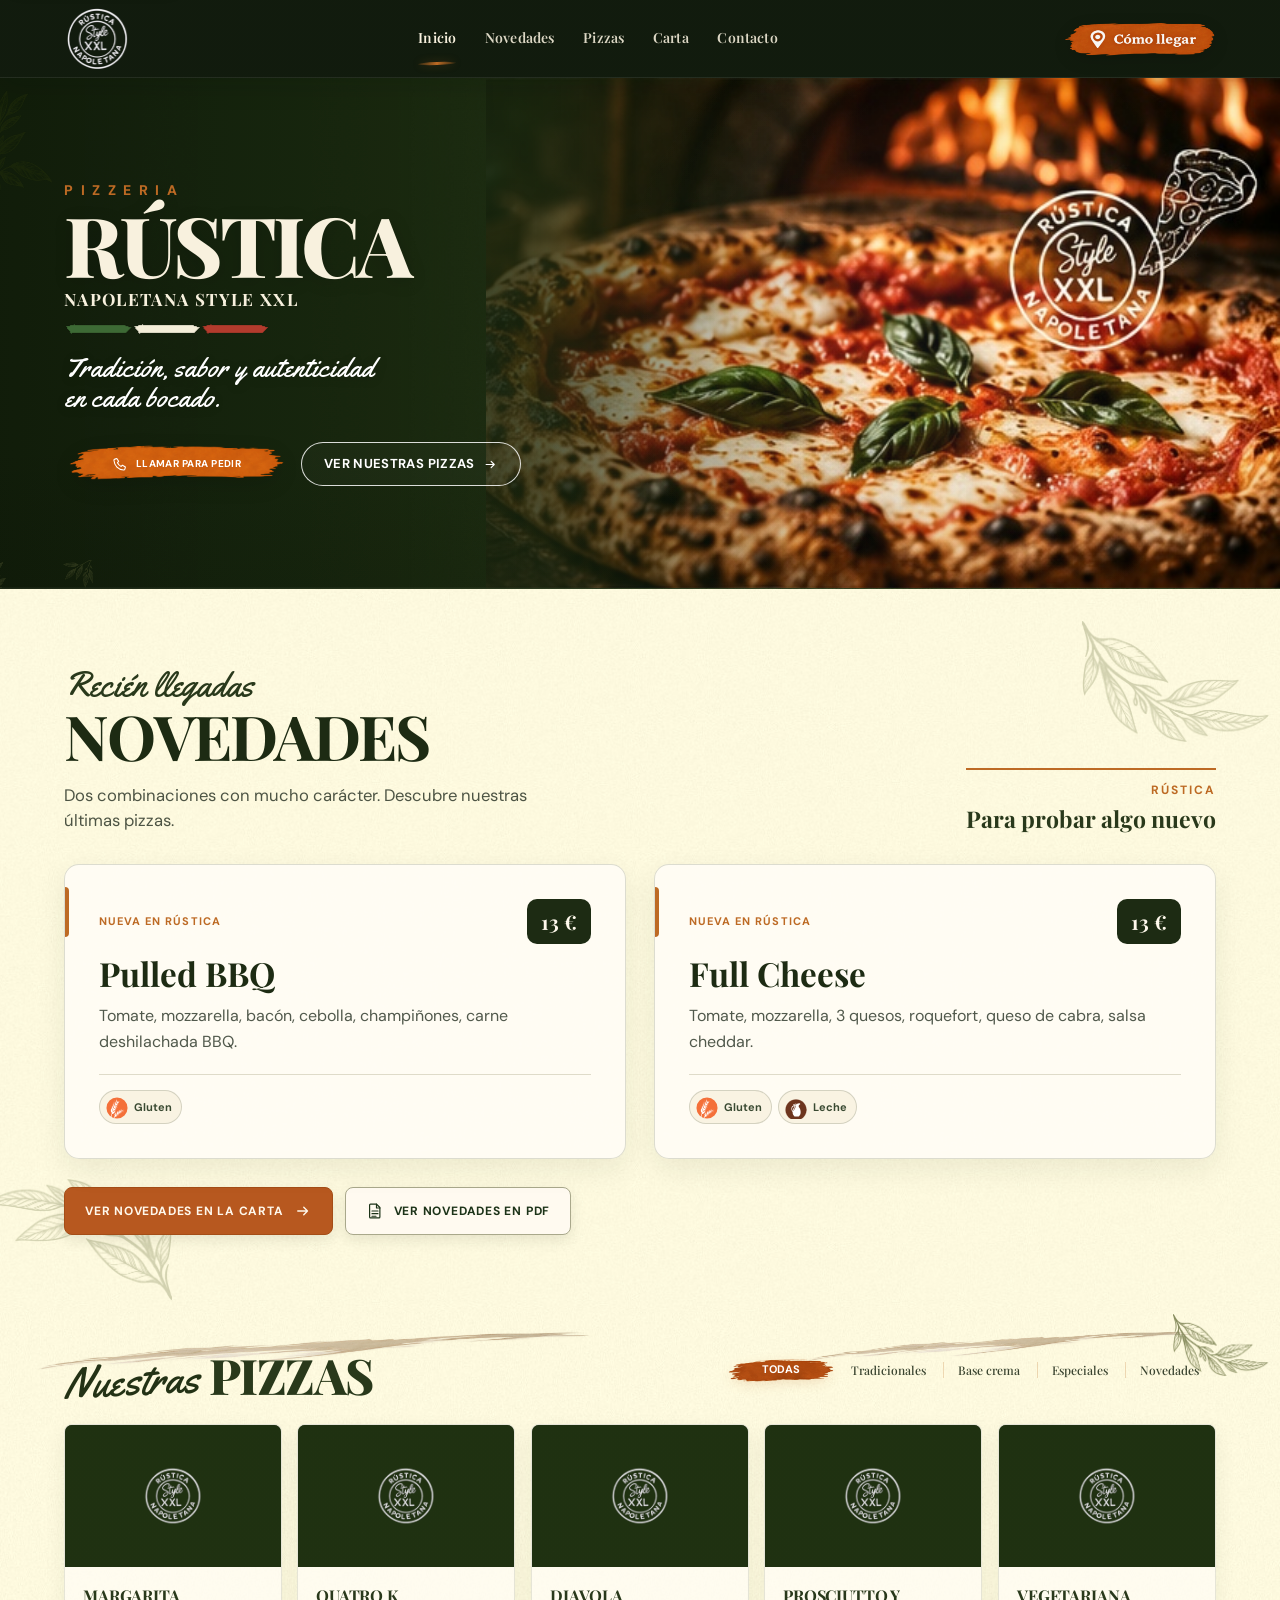
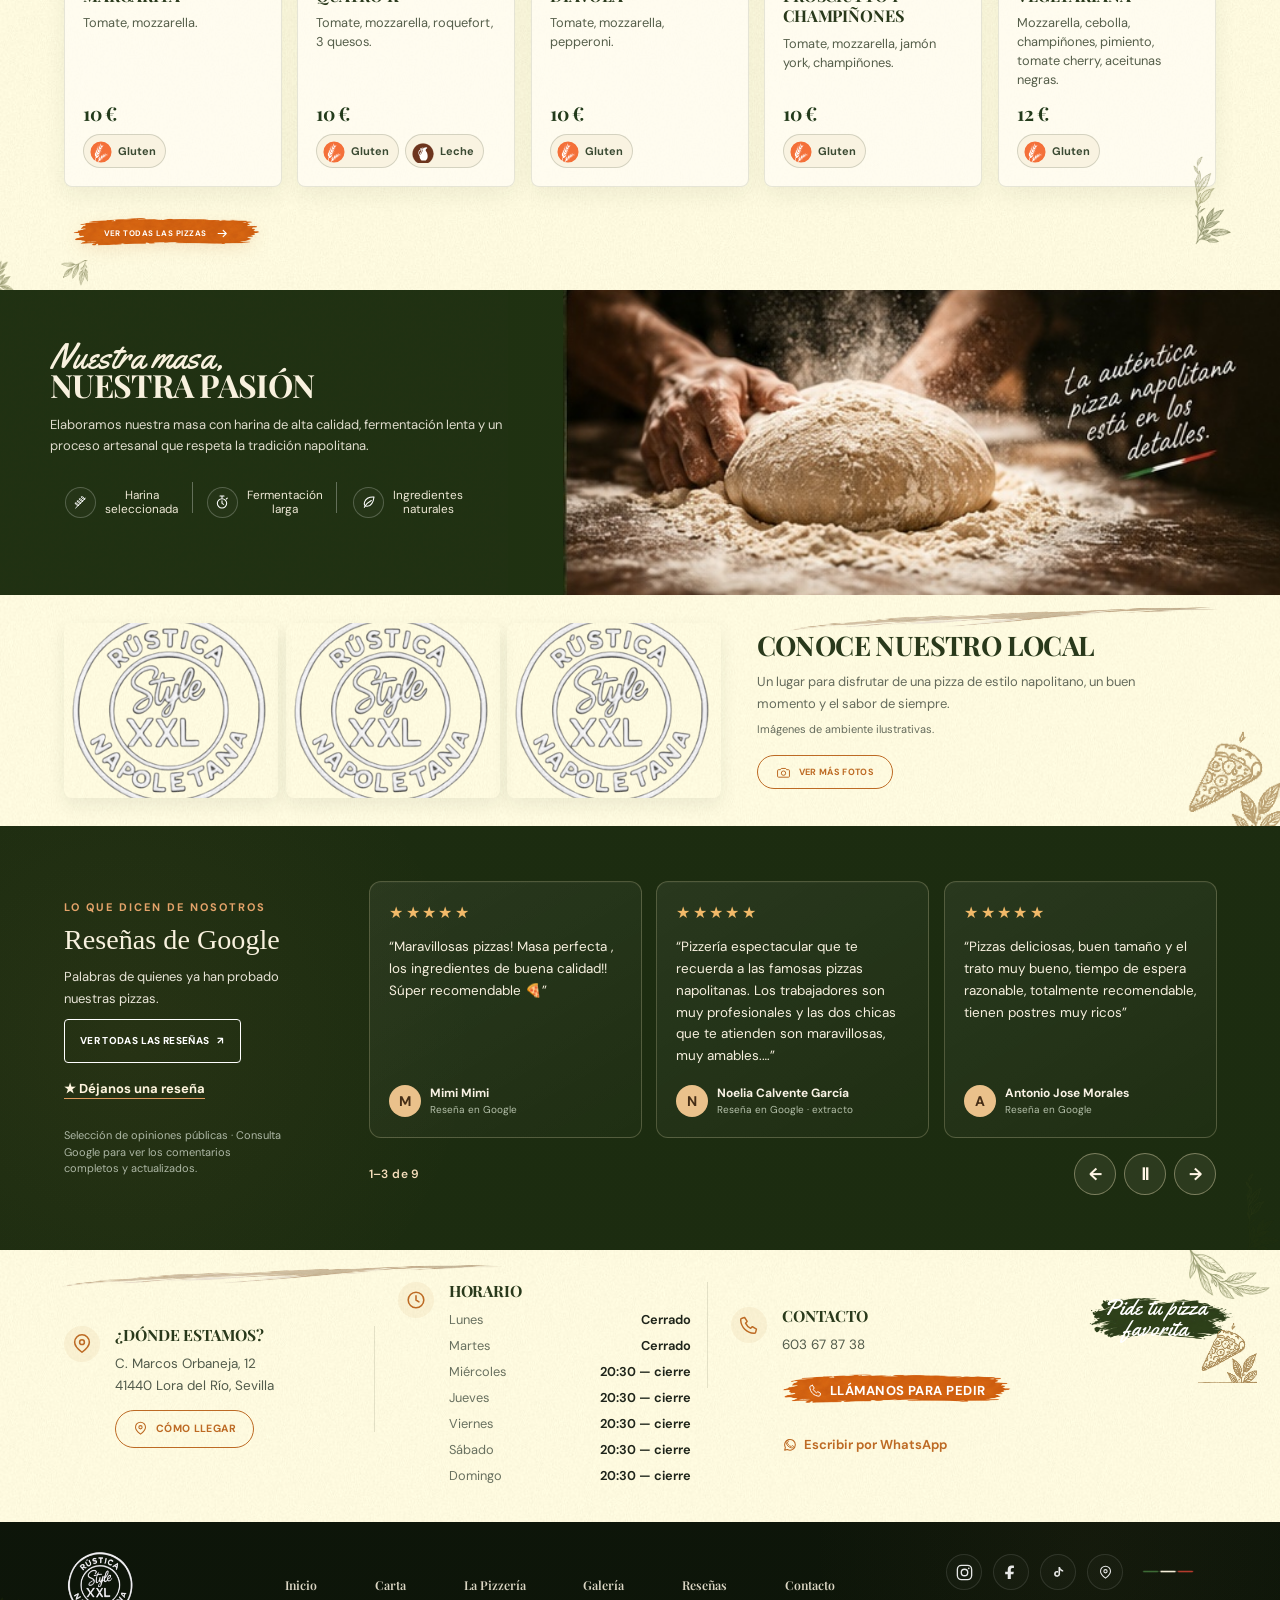
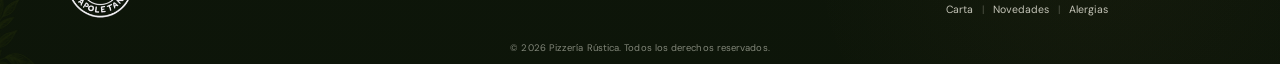
<file: index.html>
<!doctype html>
<html lang="es">
<head>
  <meta charset="utf-8">
  <meta name="viewport" content="width=device-width, initial-scale=1">

  <meta
    name="description"
    content="Pizzería Rústica Napoletana Style XXL en Lora del Río, Sevilla. Consulta nuestras pizzas, carta, horarios, ubicación y contacto."
  >

  <meta name="robots" content="index,follow">
  <meta name="theme-color" content="#ffffff">
  <meta name="apple-mobile-web-app-capable" content="yes">
  <meta name="apple-mobile-web-app-status-bar-style" content="black-translucent">
  <meta name="apple-mobile-web-app-title" content="Rústica">
  <link rel="manifest" href="manifest.webmanifest">
  <link rel="icon" href="assets/icons/favicon-transparente.png?v=2" sizes="any">
  <link rel="icon" type="image/png" sizes="512x512" href="assets/icons/favicon-transparente.png?v=2">
  <link rel="icon" type="image/png" sizes="32x32" href="assets/icons/favicon-transparente.png?v=2">
  <link rel="icon" type="image/png" sizes="16x16" href="assets/icons/favicon-transparente.png?v=2">
  <link rel="apple-touch-icon" sizes="180x180" href="assets/icons/apple-touch-icon.png">

  <meta property="og:type" content="restaurant">
  <meta property="og:title" content="Pizzería Rústica — Napoletana Style XXL">
  <meta property="og:description" content="Pizza napolitana artesanal XXL en Lora del Río, Sevilla.">

  <title>Pizzería Rústica | Napoletana Style XXL en Lora del Río</title>
  <script type="application/ld+json">{"@context": "https://schema.org", "@type": "Restaurant", "name": "Pizzería Rústica Napoletana Style XXL", "description": "Pizzas napolitanas en Lora del Río. Consulta la carta y llama por teléfono para pedir.", "telephone": "+34 603 67 87 38", "servesCuisine": "Pizza napolitana", "address": {"@type": "PostalAddress", "streetAddress": "Calle Marcos Orbaneja, 12", "postalCode": "41440", "addressLocality": "Lora del Río", "addressRegion": "Sevilla", "addressCountry": "ES"}, "hasMap": "https://www.google.com/maps/search/?api=1&query=Pizzer%C3%ADa%20Rustica%20Napoletana%20Style%20XXL%20Lora%20del%20R%C3%ADo&query_place_id=ChIJ_e6LOQDvEg0RnpeNVBLz2Lw"}</script>

  <link rel="preconnect" href="https://fonts.googleapis.com">
  <link rel="preconnect" href="https://fonts.gstatic.com" crossorigin>

  <link
    href="https://fonts.googleapis.com/css2?family=DM+Sans:wght@400;500;600;700&family=Playfair+Display:wght@600;700;800&family=Yellowtail&display=swap"
    rel="stylesheet"
  >

  <link rel="preload" as="image" href="assets/images/hero-pizza.jpg" fetchpriority="high">
  <link rel="stylesheet" href="assets/css/style.css">

</head>

<body>
  <a class="skip-link" href="#contenido">Saltar al contenido</a>

  <!-- =====================================================
       HEADER
  ====================================================== -->
  <header class="topbar">

    <a class="brand brand-logo" href="#inicio" aria-label="Ir al inicio">
      <img
        class="logo"
        width="68" height="68"
        src="assets/images/logorustica.png"
        alt="Pizzería Rústica Napoletana Style XXL"
      >
    </a>

    <button
      class="hamb"
      type="button"
      aria-label="Abrir menú"
      aria-expanded="false"
      aria-controls="main-nav"
    >
      <svg class="ui-icon menu-icon" aria-hidden="true" focusable="false"><use href="assets/icons/ui-icons.svg#icon-menu"></use></svg>
    </button>

    <nav id="main-nav" class="main-nav" aria-label="Navegación principal">
      <a class="active" href="#inicio">Inicio</a>
      <a href="#novedades">Novedades</a>
      <a href="#pizzas">Pizzas</a>
      <a href="carta.html">Carta</a>

      <a href="#contacto">Contacto</a>
    </nav>

    <a class="brush-btn header-location hero-location-btn header-call" href="tel:+34603678738" aria-label="Llamar a Pizzería Rústica al 603 67 87 38">
      <svg class="ui-icon btn-icon" aria-hidden="true" focusable="false"><use href="assets/icons/ui-icons.svg#icon-phone"></use></svg>
      LLAMAR AHORA
    </a>

  </header>


  <main id="contenido">

    <!-- =====================================================
         HERO
    ====================================================== -->
    <section id="inicio" class="hero" aria-labelledby="hero-title">

      <img
        class="hero-leaf hero-leaf-left"
        src="assets/images/leaf-decor-left.png"
        alt=""
        aria-hidden="true"
        decoding="async"
      >

      <div class="hero-content">

        <span class="kicker hero-kicker">PIZZERIA</span>

        <h1 id="hero-title">RÚSTICA</h1>

        <h2>NAPOLETANA STYLE XXL</h2>

        <div class="italy-line" aria-hidden="true"></div>

        <p class="script hero-script">
          Tradición, sabor y autenticidad<br>
          en cada bocado.
        </p>

        <div class="hero-buttons hero-actions">
          <a class="brush-btn hero-cta" href="tel:+34603678738" aria-label="Llamar al 603 67 87 38 para consultar o pedir">
            <svg class="ui-icon btn-icon" aria-hidden="true" focusable="false"><use href="assets/icons/ui-icons.svg#icon-phone"></use></svg>
            LLAMAR PARA PEDIR
          </a>
          <a class="outline-btn hero-map-btn" href="#pizzas">
            VER NUESTRAS PIZZAS
            <svg class="ui-icon btn-icon" aria-hidden="true" focusable="false"><use href="assets/icons/ui-icons.svg#icon-arrow-right"></use></svg>
          </a>
        </div>
      </div>

    </section>


    <!-- =====================================================
         NOVEDADES — DESDE carta.json (MISMA FUENTE QUE LA CARTA)
    ====================================================== -->
    <section id="novedades" class="novedades-rustica paper" aria-labelledby="novedades-title">
      <div class="novedades-rustica-inner">
        <div class="novedades-head">
          <div>
            <span class="script olive">Recién llegadas</span>
            <h2 id="novedades-title">NOVEDADES</h2>
            <p>Dos combinaciones con mucho carácter. Descubre nuestras últimas pizzas.</p>
          </div>
          <div class="novedades-note" aria-hidden="true">
            <span>RÚSTICA</span>
            <strong>Para probar algo nuevo</strong>
          </div>
        </div>
        <div id="novedades-grid" class="novedades-grid" aria-live="polite" aria-busy="true">
          <p class="menu-loading">Cargando novedades…</p>
        </div>
        <div class="novedades-actions">
          <a class="rustica-cta rustica-cta--primary" href="carta.html?categoria=novedades#pizzas-carta">
            <span>VER NOVEDADES EN LA CARTA</span>
            <svg class="ui-icon" aria-hidden="true" focusable="false"><use href="assets/icons/ui-icons.svg#icon-arrow-right"></use></svg>
          </a>
          <a class="rustica-cta rustica-cta--secondary" href="documentos/Carta_Novedades_Rustica_A5.pdf" target="_blank" rel="noopener noreferrer" aria-label="Ver carta de novedades en PDF (abre otra pestaña)">
            <svg class="ui-icon" aria-hidden="true" focusable="false"><use href="assets/icons/ui-icons.svg#icon-file-text"></use></svg>
            <span>VER NOVEDADES EN PDF</span>
          </a>
        </div>
      </div>
    </section>


    <!-- =====================================================
         PIZZAS — CARGADAS DESDE carta.json
    ====================================================== -->
    <section id="pizzas" class="pizzas paper" aria-labelledby="pizzas-title">

      <div class="section-head">

        <div class="section-title">
          <span class="script olive">Nuestras</span>
          <h2 id="pizzas-title">PIZZAS</h2>
        </div>

        <div
          id="pizza-tabs"
          class="tabs"
          role="group"
          aria-label="Filtrar pizzas por categoría"
        >
          <span class="menu-loading">Cargando categorías…</span>
        </div>
      </div>

      <div
        id="pizza-grid"
        class="pizza-grid"
        aria-live="polite"
        aria-busy="true"
      >
        <p class="menu-loading">
          Cargando carta…
        </p>
      </div>

      <a class="brush-btn center-btn" href="carta.html">
        VER TODAS LAS PIZZAS
        <svg class="ui-icon btn-icon" aria-hidden="true" focusable="false"><use href="assets/icons/ui-icons.svg#icon-arrow-right"></use></svg>
      </a>

    </section>


    <!-- =====================================================
         NUESTRA PASIÓN
    ====================================================== -->
    <section id="pizzeria" class="passion" aria-labelledby="passion-title">

      <div class="passion-copy">

        <span class="script cream">
          Nuestra masa,
        </span>

        <h2 id="passion-title">
          NUESTRA PASIÓN
        </h2>

        <p>
          Elaboramos nuestra masa con harina de alta calidad,
          fermentación lenta y un proceso artesanal que respeta
          la tradición napolitana.
        </p>


        <div class="traits">

          <div class="trait">
            <span class="trait-icon"><svg class="ui-icon" aria-hidden="true" focusable="false"><use href="assets/icons/ui-icons.svg#icon-wheat"></use></svg></span>

            <span>
              Harina<br>
              seleccionada
            </span>
          </div>


          <div class="trait">
            <span class="trait-icon"><svg class="ui-icon" aria-hidden="true" focusable="false"><use href="assets/icons/ui-icons.svg#icon-timer"></use></svg></span>

            <span>
              Fermentación<br>
              larga
            </span>
          </div>


          <div class="trait">
            <span class="trait-icon"><svg class="ui-icon" aria-hidden="true" focusable="false"><use href="assets/icons/ui-icons.svg#icon-leaf"></use></svg></span>

            <span>
              Ingredientes<br>
              naturales
            </span>
          </div>

        </div>

      </div>


      <div
        class="dough"
        role="img"
        aria-label="Masa artesanal de pizza"
      ></div>

    </section>


    <!-- =====================================================
         LOCAL / GALERÍA
    ====================================================== -->
    <section
      id="galeria"
      class="local paper"
      aria-labelledby="local-title"
    >

      <div class="local-photos">

        <img src="assets/images/logorustica.png" alt="Ambiente de inspiración rústica; imagen ilustrativa" loading="lazy" decoding="async" width="208" height="147">
        <img src="assets/images/logorustica.png" alt="Horno de leña en una ambientación ilustrativa" loading="lazy" decoding="async" width="165" height="147">
        <img src="assets/images/logorustica.png" alt="Zona de mesas de estilo rústico; imagen ilustrativa" loading="lazy" decoding="async" width="168" height="147">

      </div>


      <div class="local-copy">

        <h2 id="local-title">
          CONOCE NUESTRO LOCAL
        </h2>

        <p>
          Un lugar para disfrutar de una pizza de estilo napolitano,
          un buen momento y el sabor de siempre.
        </p>
        <small class="gallery-disclaimer">Imágenes de ambiente ilustrativas.</small>

        <a
          class="outline-dark"
          href="https://www.instagram.com/rusticanapoletanastylexxl/"
          target="_blank"
          rel="noopener noreferrer"
        >
          <svg class="ui-icon btn-icon" aria-hidden="true" focusable="false"><use href="assets/icons/ui-icons.svg#icon-camera"></use></svg>
          VER MÁS FOTOS
        </a>

      </div>

    </section>


    <!-- =====================================================
         RESEÑAS DE GOOGLE · selección con rotación accesible
    ====================================================== -->
    <section id="resenas" class="reviews reviews-v4" aria-labelledby="reviews-title">
      <div class="reviews-brand">
        <span class="reviews-eyebrow">LO QUE DICEN DE NOSOTROS</span>
        <h2 id="reviews-title">Reseñas de Google</h2>
        <p class="reviews-intro">Palabras de quienes ya han probado nuestras pizzas.</p>
        <div class="reviews-links">
          <a class="outline-light reviews-google-link" href="https://www.google.com/maps/search/?api=1&query=Pizzer%C3%ADa%20Rustica%20Napoletana%20Style%20XXL%20Lora%20del%20R%C3%ADo&amp;query_place_id=ChIJ_e6LOQDvEg0RnpeNVBLz2Lw" target="_blank" rel="noopener noreferrer">
            VER TODAS LAS RESEÑAS <span aria-hidden="true">↗</span>
          </a>
          <a class="reviews-write-link" href="https://search.google.com/local/writereview?placeid=ChIJ_e6LOQDvEg0RnpeNVBLz2Lw" target="_blank" rel="noopener noreferrer">
            <span aria-hidden="true">★</span> Déjanos una reseña
          </a>
        </div>
        <small class="reviews-disclaimer">Selección de opiniones públicas · Consulta Google para ver los comentarios completos y actualizados.</small>
      </div>
      <div class="reviews-carousel" id="reviews-carousel" aria-label="Opiniones de clientes">
        <div class="reviews-track" id="reviews-track">
          <article class="review-card review-testimonial">
          <span class="review-stars" aria-label="5 de 5 estrellas">★★★★★</span>
          <p>“Maravillosas pizzas! Masa perfecta , los ingredientes de buena calidad!! Súper recomendable 🍕”</p>
          <div class="review-author"><span class="review-avatar" aria-hidden="true">M</span><span><strong>Mimi Mimi</strong><small>Reseña en Google</small></span></div>
        </article>
<article class="review-card review-testimonial">
          <span class="review-stars" aria-label="5 de 5 estrellas">★★★★★</span>
          <p>“Pizzería espectacular que te recuerda a las famosas pizzas napolitanas. Los trabajadores son muy profesionales y las dos chicas que te atienden son maravillosas, muy amables.…”</p>
          <div class="review-author"><span class="review-avatar" aria-hidden="true">N</span><span><strong>Noelia Calvente García</strong><small>Reseña en Google · extracto</small></span></div>
        </article>
<article class="review-card review-testimonial">
          <span class="review-stars" aria-label="5 de 5 estrellas">★★★★★</span>
          <p>“Pizzas deliciosas, buen tamaño y el trato muy bueno, tiempo de espera razonable, totalmente recomendable, tienen postres muy ricos”</p>
          <div class="review-author"><span class="review-avatar" aria-hidden="true">A</span><span><strong>Antonio Jose Morales</strong><small>Reseña en Google</small></span></div>
        </article>
        </div>
        <div class="reviews-controls" id="reviews-controls" hidden>
          <div class="reviews-pagination" id="reviews-pagination" aria-label="Opiniones mostradas">1 de 9</div>
          <div class="reviews-buttons">
            <button type="button" id="reviews-prev" aria-label="Mostrar opiniones anteriores" title="Anteriores">←</button>
            <button type="button" id="reviews-toggle" aria-label="Pausar rotación de reseñas" title="Pausar rotación">Ⅱ</button>
            <button type="button" id="reviews-next" aria-label="Mostrar opiniones siguientes" title="Siguientes">→</button>
          </div>
        </div>
      </div>
    </section>


    <!-- =====================================================
         CONTACTO
    ====================================================== -->
    <section
      id="contacto"
      class="contact paper"
      aria-label="Información de contacto"
    >

      <div class="contact-block">

        <span class="icon" aria-hidden="true">
          <svg class="ui-icon" aria-hidden="true" focusable="false"><use href="assets/icons/ui-icons.svg#icon-map-pin"></use></svg>
        </span>

        <h3>
          ¿DÓNDE ESTAMOS?
        </h3>

        <address>
          C. Marcos Orbaneja, 12<br>
          41440 Lora del Río, Sevilla
        </address>

        <a
          class="outline-dark"
          href="https://www.google.com/maps/search/?api=1&amp;query=Pizzer%C3%ADa%20Rustica%20Napoletana%20Style%20XXL%20Lora%20del%20R%C3%ADo&amp;query_place_id=ChIJ_e6LOQDvEg0RnpeNVBLz2Lw"
          target="_blank"
          rel="noopener noreferrer"
        >
          <svg class="ui-icon btn-icon" aria-hidden="true" focusable="false"><use href="assets/icons/ui-icons.svg#icon-map-pin"></use></svg>
          CÓMO LLEGAR
        </a>

      </div>


      <div class="contact-block">

        <span class="icon" aria-hidden="true">
          <svg class="ui-icon" aria-hidden="true" focusable="false"><use href="assets/icons/ui-icons.svg#icon-clock"></use></svg>
        </span>

        <h3>
          HORARIO
        </h3>

        <div class="schedule">

          <div>
            <span>Lunes</span>
            <strong>Cerrado</strong>
          </div>

          <div>
            <span>Martes</span>
            <strong>Cerrado</strong>
          </div>

          <div>
            <span>Miércoles</span>
            <strong>20:30 — cierre</strong>
          </div>

          <div>
            <span>Jueves</span>
            <strong>20:30 — cierre</strong>
          </div>

          <div>
            <span>Viernes</span>
            <strong>20:30 — cierre</strong>
          </div>

          <div>
            <span>Sábado</span>
            <strong>20:30 — cierre</strong>
          </div>

          <div>
            <span>Domingo</span>
            <strong>20:30 — cierre</strong>
          </div>

        </div>

      </div>


      <div class="contact-block">

        <span class="icon" aria-hidden="true">
          <svg class="ui-icon" aria-hidden="true" focusable="false"><use href="assets/icons/ui-icons.svg#icon-phone"></use></svg>
        </span>

        <h3>
          CONTACTO
        </h3>

        <p>
          <a href="tel:+34603678738">
            603 67 87 38
          </a>
        </p>

        <a class="brush-btn contact-call" href="tel:+34603678738" aria-label="Llamar a Pizzería Rústica">
          <svg class="ui-icon btn-icon" aria-hidden="true" focusable="false"><use href="assets/icons/ui-icons.svg#icon-phone"></use></svg>
          LLÁMANOS PARA PEDIR
        </a>

        <a
          class="contact-whatsapp"
          href="https://wa.me/34603678738"
          target="_blank"
          rel="noopener noreferrer"
        >
          <svg class="ui-icon btn-icon" aria-hidden="true" focusable="false"><use href="assets/icons/ui-icons.svg#icon-whatsapp"></use></svg>
          Escribir por WhatsApp
        </a>

      </div>

    </section>

  </main>


  <!-- =====================================================
       FOOTER
  ====================================================== -->
  <footer class="site-footer">

    <div class="footer-brand">

      <a
        href="#inicio"
        aria-label="Volver al inicio"
      >
        <img
          src="assets/images/logorustica.png"
          alt="Rústica Napoletana Style XXL"
        >
      </a>

    </div>


    <nav
      class="footer-nav"
      aria-label="Navegación del pie de página"
    >

     <a href="index.html#inicio">Inicio</a>
      <a href="carta.html">Carta</a>
      <a href="index.html#pizzeria">La Pizzería</a>
      <a href="index.html#galeria">Galería</a>
      <a href="index.html#resenas">Reseñas</a>
      <a href="index.html#contacto">Contacto</a>

    </nav>


    <div class="footer-right">

      <div
        class="footer-social"
        aria-label="Redes sociales"
      >

        <a class="social-icon instagram" href="https://www.instagram.com/rusticanapoletanastylexxl/" target="_blank" rel="noopener noreferrer" aria-label="Instagram de Pizzería Rústica" title="Instagram">
          <svg class="ui-icon" aria-hidden="true" focusable="false"><use href="assets/icons/ui-icons.svg#icon-instagram"></use></svg>
        </a>

        <a class="social-icon facebook" href="https://www.facebook.com/profile.php?id=61574863953987&mibextid=wwXIfr&rdid=zs8juwAtOFa4R2EN&share_url=https%3A%2F%2Fwww.facebook.com%2Fshare%2F1CR8Ay4qjy%2F%3Fmibextid%3DwwXIfr" target="_blank" rel="noopener noreferrer" aria-label="Facebook de Pizzería Rústica" title="Facebook">
          <svg class="ui-icon" aria-hidden="true" focusable="false"><use href="assets/icons/ui-icons.svg#icon-facebook"></use></svg>
        </a>

        <a class="social-icon tiktok" href="https://www.tiktok.com/@rusticanapoletana" target="_blank" rel="noopener noreferrer" aria-label="TikTok de Pizzería Rústica" title="TikTok">
          <svg class="ui-icon" aria-hidden="true" focusable="false"><use href="assets/icons/ui-icons.svg#icon-tiktok"></use></svg>
        </a>

        <a class="social-icon maps-icon" href="https://www.google.com/maps/search/?api=1&amp;query=Pizzer%C3%ADa%20Rustica%20Napoletana%20Style%20XXL%20Lora%20del%20R%C3%ADo&amp;query_place_id=ChIJ_e6LOQDvEg0RnpeNVBLz2Lw" target="_blank" rel="noopener noreferrer" aria-label="Pizzería Rústica en Google Maps" title="Google Maps">
          <svg class="ui-icon" aria-hidden="true" focusable="false"><use href="assets/icons/ui-icons.svg#icon-map-pin"></use></svg>
        </a>

        <span class="footer-italy" aria-hidden="true"></span>

      </div>


      <div class="footer-links">
        <a href="carta.html">Carta</a>
        <i>|</i>
        <a href="#novedades">Novedades</a>
        <i>|</i>
        <a href="carta.html#alergenos">Alergias</a>

      </div>

    </div>


    <small>
      © 2026 Pizzería Rústica.
      Todos los derechos reservados.
    </small>

  </footer>


  <!-- =====================================================
       JS
  ====================================================== -->
  <a class="mobile-phone-cta" href="tel:+34603678738" aria-label="Llamar al 603 67 87 38">
    <svg class="ui-icon btn-icon" aria-hidden="true" focusable="false"><use href="assets/icons/ui-icons.svg#icon-phone"></use></svg>
    LLAMAR PARA PEDIR · 603 67 87 38
  </a>
  <script src="assets/js/script.js" defer></script>
  <script src="assets/js/resenas.js" defer></script>

  <script src="assets/js/pwa.js" defer></script>
</body>
</html>
</file>
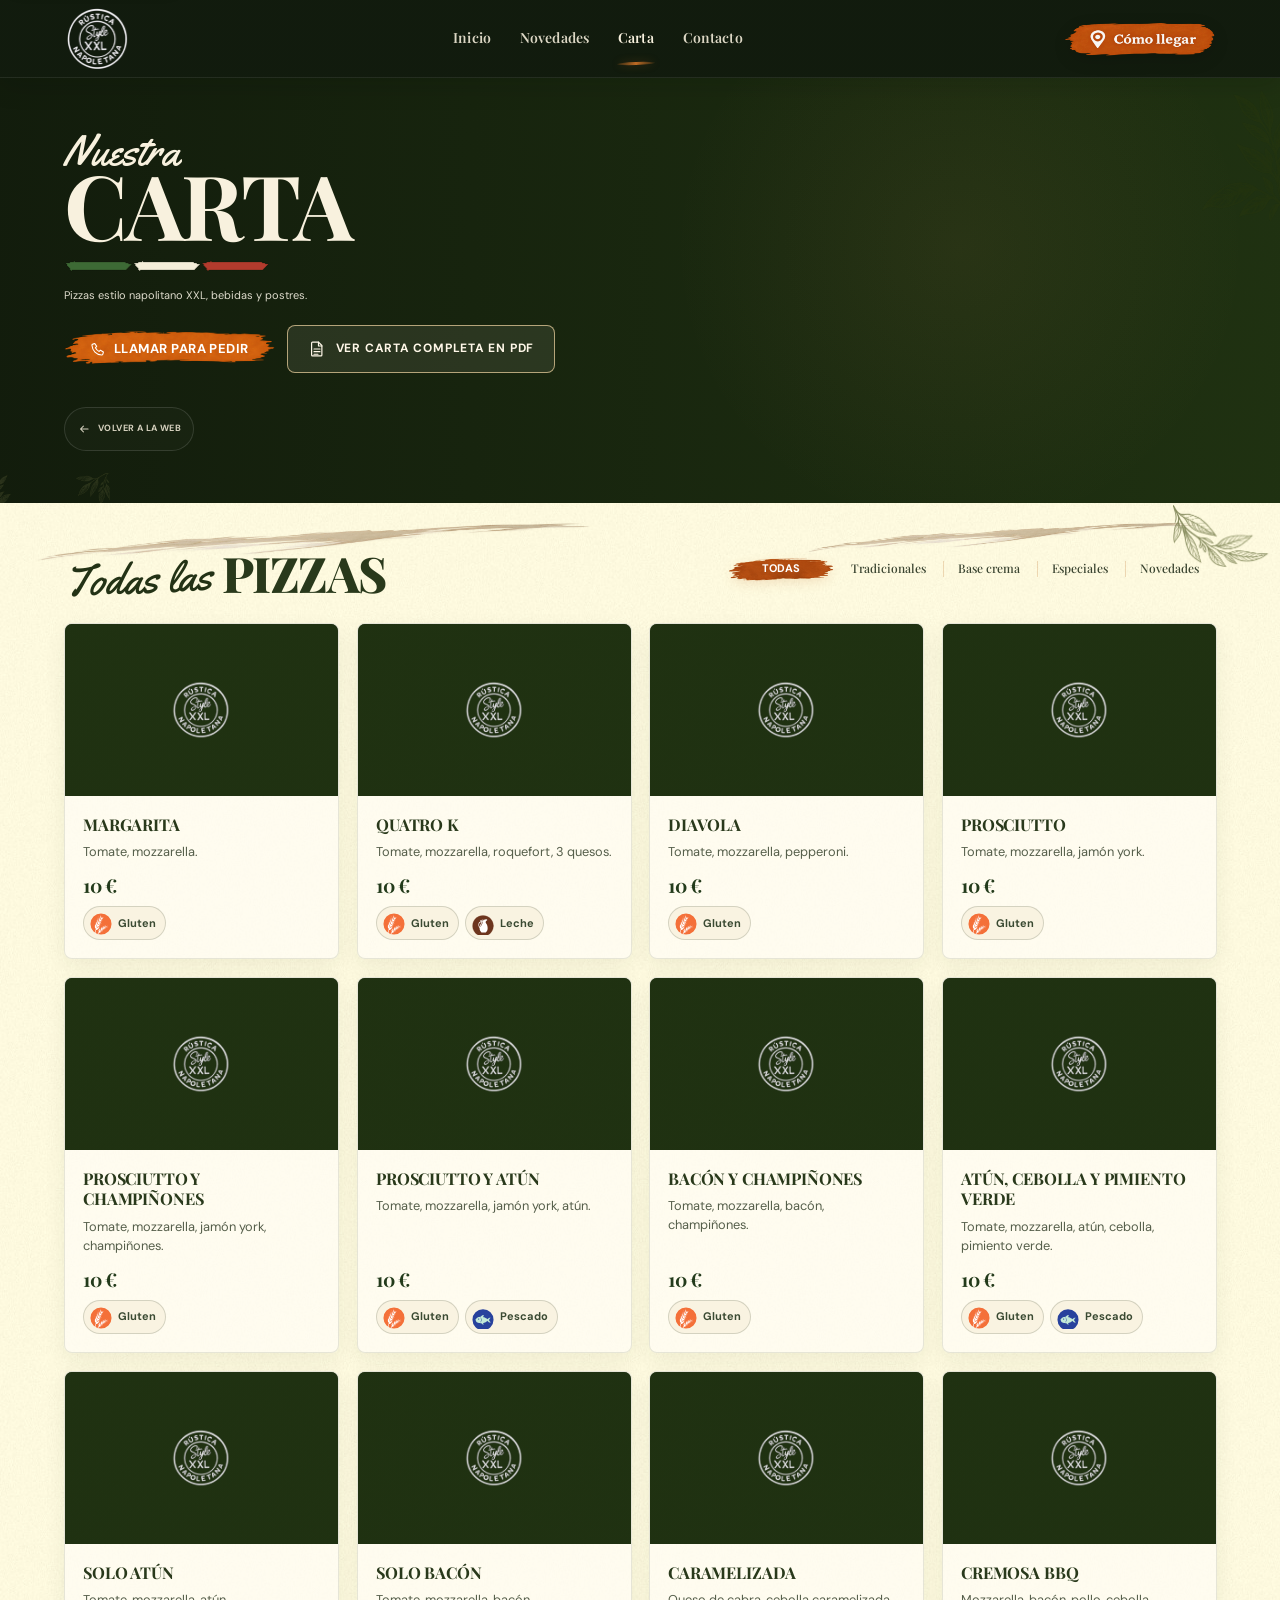
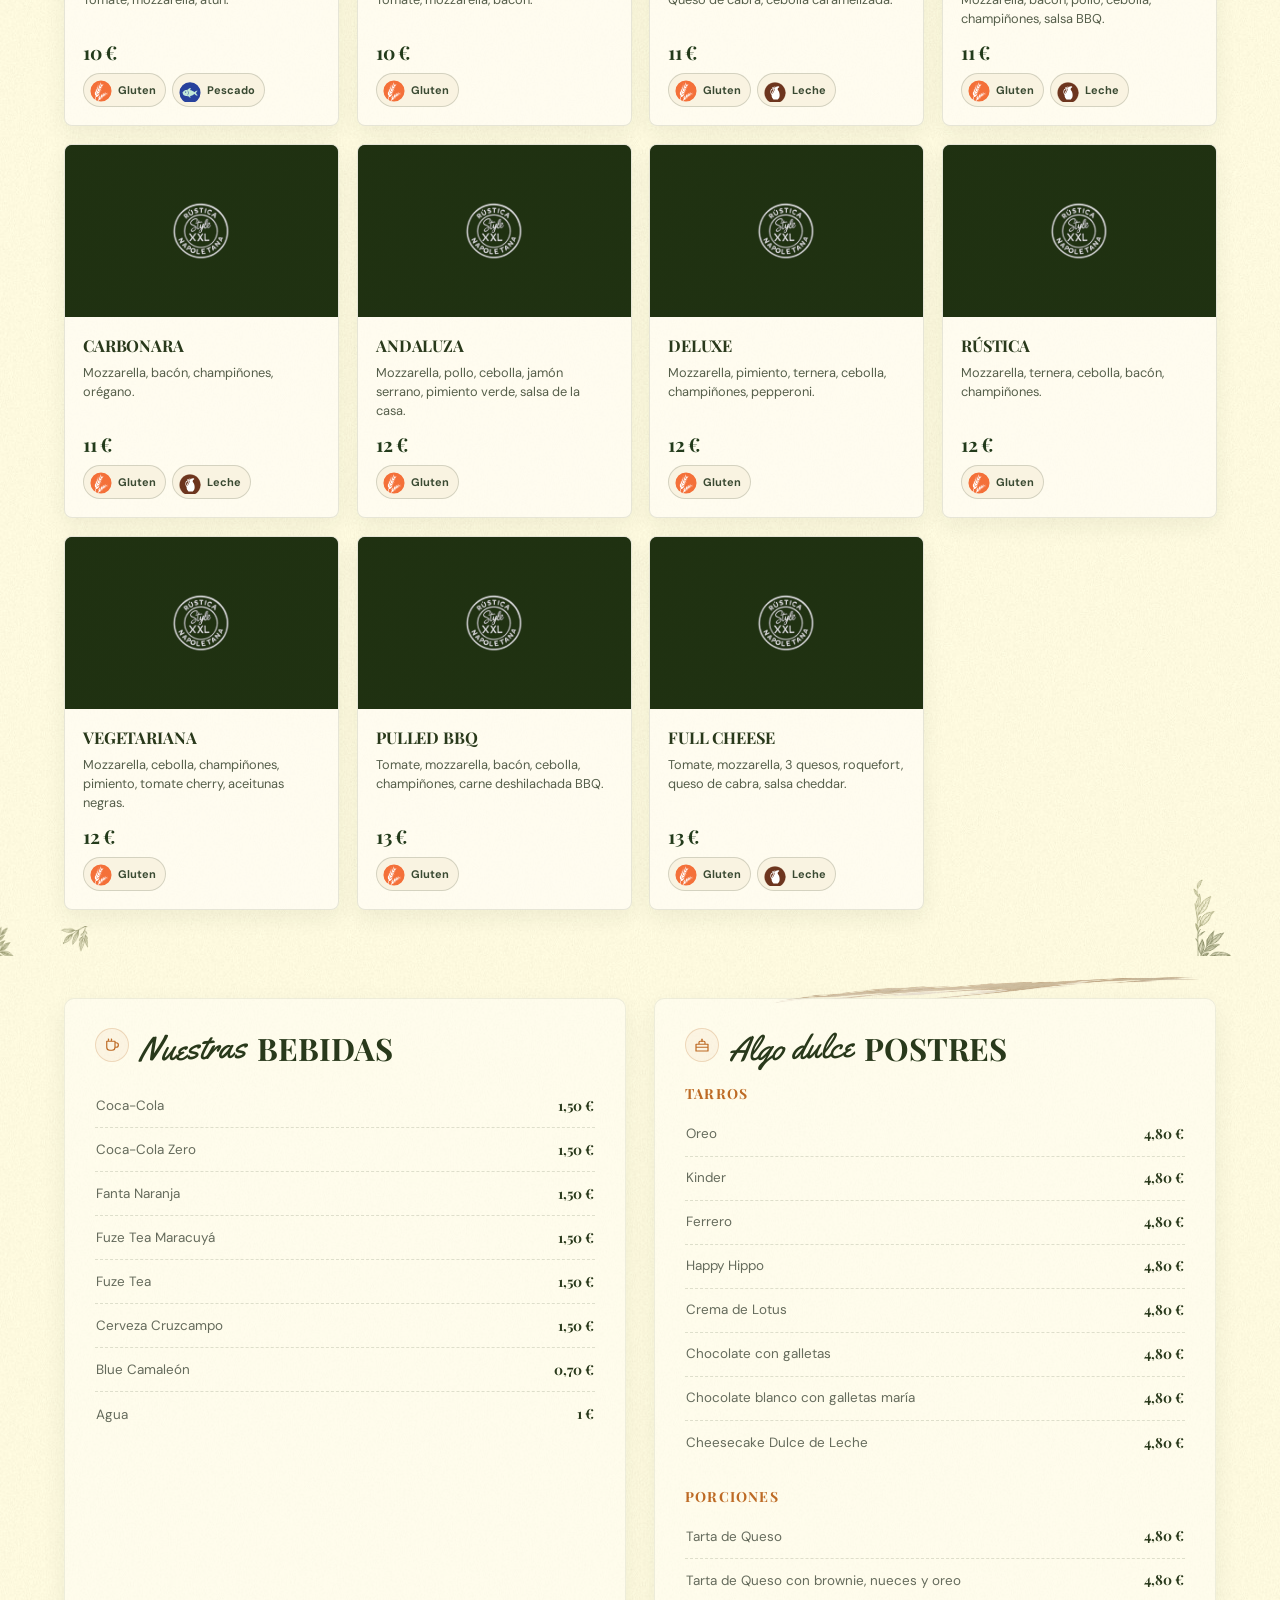
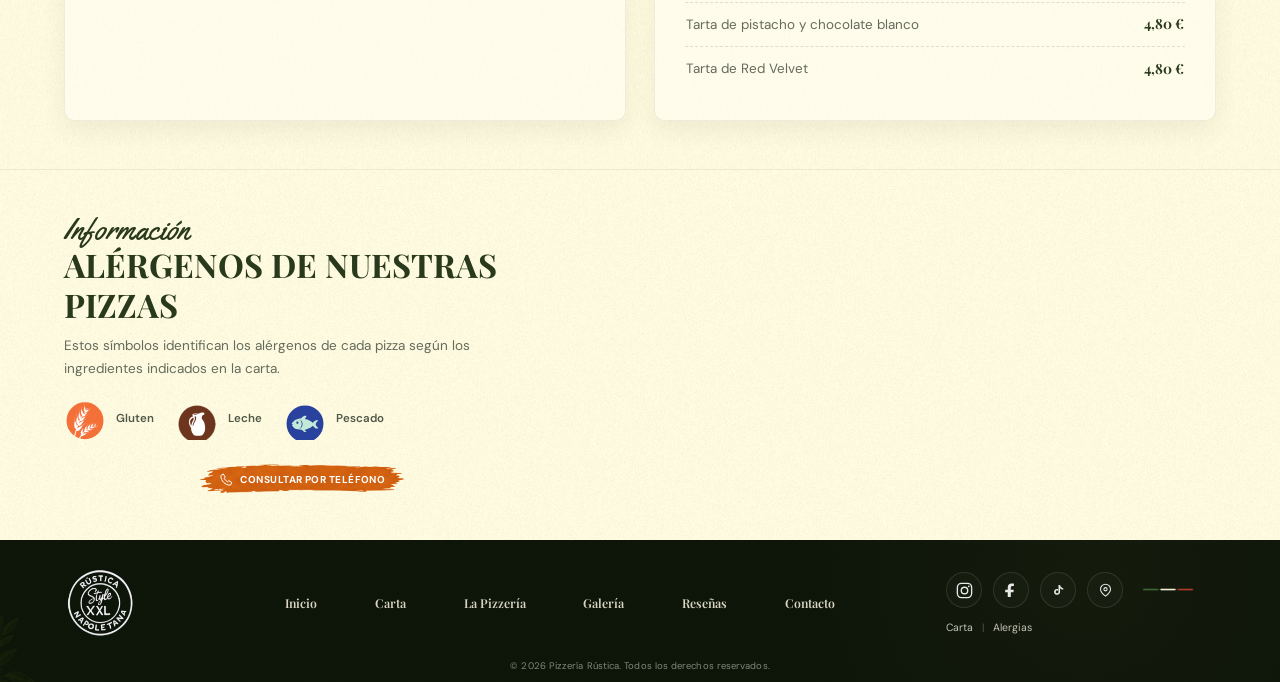
<file: carta.html>
<!doctype html>
<html lang="es">
<head>
  <meta charset="utf-8">
  <meta name="viewport" content="width=device-width, initial-scale=1">
  <meta name="theme-color" content="#ffffff">
  <meta name="apple-mobile-web-app-capable" content="yes">
  <meta name="apple-mobile-web-app-status-bar-style" content="black-translucent">
  <meta name="apple-mobile-web-app-title" content="Rústica">
  <link rel="manifest" href="manifest.webmanifest">

  <meta
    name="description"
    content="Carta de Pizzería Rústica Napoletana Style XXL en Lora del Río, Sevilla."
  >

  <title>Carta | Pizzería Rústica Napoletana Style XXL</title>
  <link rel="icon" href="assets/icons/favicon-transparente.png?v=2" sizes="any">
  <link rel="icon" type="image/png" sizes="512x512" href="assets/icons/favicon-transparente.png?v=2">
  <link rel="icon" type="image/png" sizes="32x32" href="assets/icons/favicon-transparente.png?v=2">
  <link rel="icon" type="image/png" sizes="16x16" href="assets/icons/favicon-transparente.png?v=2">
  <link rel="apple-touch-icon" sizes="180x180" href="assets/icons/apple-touch-icon.png">

  <link rel="preconnect" href="https://fonts.googleapis.com">
  <link rel="preconnect" href="https://fonts.gstatic.com" crossorigin>

  <link
    href="https://fonts.googleapis.com/css2?family=DM+Sans:wght@400;500;600;700&family=Playfair+Display:wght@600;700;800&family=Yellowtail&display=swap"
    rel="stylesheet"
  >

  <link rel="stylesheet" href="assets/css/style.css">

</head>

<body>
  <a class="skip-link" href="#contenido">Saltar al contenido</a>

  <header class="topbar">

    <a
      class="brand brand-logo"
      href="index.html#inicio"
      aria-label="Volver al inicio"
    >
      <img
        class="logo"
        width="68" height="68"
        src="assets/images/logorustica.png"
        alt="Pizzería Rústica Napoletana Style XXL"
      >
    </a>

    <button
      class="hamb"
      type="button"
      aria-label="Abrir menú"
      aria-expanded="false"
      aria-controls="main-nav"
    >
      <svg class="ui-icon menu-icon" aria-hidden="true" focusable="false"><use href="assets/icons/ui-icons.svg#icon-menu"></use></svg>
    </button>

    <nav
      id="main-nav"
      class="main-nav"
      aria-label="Navegación principal"
    >
      <a href="index.html#inicio">Inicio</a>
      <a href="index.html#novedades">Novedades</a>
      <a class="active" href="#pizzas-carta">Carta</a>
      <a href="index.html#contacto">Contacto</a>
    </nav>

    <a class="brush-btn header-location hero-location-btn header-call" href="tel:+34603678738" aria-label="Llamar a Pizzería Rústica al 603 67 87 38">
      <svg class="ui-icon btn-icon" aria-hidden="true" focusable="false"><use href="assets/icons/ui-icons.svg#icon-phone"></use></svg>
      LLAMAR AHORA
    </a>

  </header>


  <main class="carta-page" id="contenido">

    <section class="carta-hero reveal-on-scroll" aria-labelledby="carta-title">
      <div class="carta-hero-inner">
        <span class="script">Nuestra</span>
        <h1 id="carta-title">CARTA</h1>

        <div class="italy-line" aria-hidden="true"></div>

        <p>
          Pizzas estilo napolitano XXL, bebidas y postres.
        </p>

        <div class="carta-hero-actions">
          <a class="brush-btn carta-call-primary" href="tel:+34603678738">
            <svg class="ui-icon btn-icon" aria-hidden="true" focusable="false"><use href="assets/icons/ui-icons.svg#icon-phone"></use></svg>
            LLAMAR PARA PEDIR
          </a>
          <a class="rustica-cta rustica-cta--pdf-dark" href="documentos/Carta_Rustica_Completa_A5.pdf" target="_blank" rel="noopener noreferrer" aria-label="Ver carta completa en PDF (abre otra pestaña)">
            <svg class="ui-icon" aria-hidden="true" focusable="false"><use href="assets/icons/ui-icons.svg#icon-file-text"></use></svg>
            <span>VER CARTA COMPLETA EN PDF</span>
          </a>
        </div>

        <a class="carta-back-home" href="index.html#pizzas">
          <svg class="ui-icon btn-icon" aria-hidden="true" focusable="false"><use href="assets/icons/ui-icons.svg#icon-arrow-left"></use></svg> Volver a la web
        </a>
      </div>
    </section>


    <section
      id="pizzas-carta"
      class="pizzas carta-pizzas paper reveal-on-scroll"
      aria-labelledby="carta-pizzas-title"
    >

      <div class="section-head">

        <div class="section-title">
          <span class="script olive">Todas las</span>
          <h2 id="carta-pizzas-title">PIZZAS</h2>
        </div>

        <div
          id="carta-tabs"
          class="tabs"
          role="group"
          aria-label="Filtrar pizzas por categoría"
        >
          <span class="menu-loading">
            Cargando categorías…
          </span>
        </div>

      </div>


      <div
        id="carta-pizza-grid"
        class="pizza-grid carta-pizza-grid"
        aria-live="polite"
        aria-busy="true"
      >
        <p class="menu-loading">
          Cargando pizzas…
        </p>
      </div>

    </section>


    <section
      class="carta-extras paper reveal-on-scroll"
      aria-label="Bebidas y postres"
    >

      <article class="carta-list-card">

        <div class="carta-list-heading">
          <span class="carta-section-icon" aria-hidden="true"><svg class="ui-icon"><use href="assets/icons/ui-icons.svg#icon-cup"></use></svg></span>
          <span class="script">Nuestras</span>
          <h2>BEBIDAS</h2>
        </div>

        <div
          id="bebidas-list"
          class="menu-list"
        ></div>

      </article>


      <article class="carta-list-card">

        <div class="carta-list-heading">
          <span class="carta-section-icon" aria-hidden="true"><svg class="ui-icon"><use href="assets/icons/ui-icons.svg#icon-cake"></use></svg></span>
          <span class="script">Algo dulce</span>
          <h2>POSTRES</h2>
        </div>

        <h3>TARROS</h3>

        <div
          id="postres-tarros"
          class="menu-list"
        ></div>

        <h3 class="menu-subheading">
          PORCIONES
        </h3>

        <div
          id="postres-porciones"
          class="menu-list"
        ></div>

      </article>

    </section>


    <section id="alergenos" class="allergen-info paper reveal-on-scroll" aria-labelledby="allergen-title">
      <div class="allergen-info-copy">
        <span class="script olive">Información</span>
        <h2 id="allergen-title">ALÉRGENOS DE NUESTRAS PIZZAS</h2>
        <p>Estos símbolos identifican los alérgenos de cada pizza según los ingredientes indicados en la carta.</p>
        <div id="allergen-legend" class="allergen-legend" aria-label="Leyenda de alérgenos"></div>
      <div class="allergen-contact">
        <a class="brush-btn" href="tel:+34603678738">
          <svg class="ui-icon btn-icon" aria-hidden="true" focusable="false"><use href="assets/icons/ui-icons.svg#icon-phone"></use></svg>
          CONSULTAR POR TELÉFONO
        </a>
      </div>
    </section>
  </main>


  <footer class="site-footer">

    <div class="footer-brand">
      <a href="index.html#inicio" aria-label="Volver al inicio">
        <img
          src="assets/images/logorustica.png"
          alt="Rústica Napoletana Style XXL"
        >
      </a>
    </div>


    <nav
      class="footer-nav"
      aria-label="Navegación del pie de página"
    >
      <a href="index.html#inicio">Inicio</a>
      <a href="#pizzas-carta">Carta</a>
      <a href="index.html#pizzeria">La Pizzería</a>
      <a href="index.html#galeria">Galería</a>
      <a href="index.html#resenas">Reseñas</a>
      <a href="index.html#contacto">Contacto</a>
    </nav>


    <div class="footer-right">

      <div class="footer-social" aria-label="Redes sociales">
        <a class="social-icon instagram" href="https://www.instagram.com/rusticanapoletanastylexxl/" target="_blank" rel="noopener noreferrer" aria-label="Instagram de Pizzería Rústica" title="Instagram">
          <svg class="ui-icon" aria-hidden="true" focusable="false"><use href="assets/icons/ui-icons.svg#icon-instagram"></use></svg>
        </a>
        <a class="social-icon facebook" href="https://www.facebook.com/profile.php?id=61574863953987&mibextid=wwXIfr&rdid=zs8juwAtOFa4R2EN&share_url=https%3A%2F%2Fwww.facebook.com%2Fshare%2F1CR8Ay4qjy%2F%3Fmibextid%3DwwXIfr" target="_blank" rel="noopener noreferrer" aria-label="Facebook de Pizzería Rústica" title="Facebook">
          <svg class="ui-icon" aria-hidden="true" focusable="false"><use href="assets/icons/ui-icons.svg#icon-facebook"></use></svg>
        </a>
        <a class="social-icon tiktok" href="https://www.tiktok.com/@rusticanapoletana" target="_blank" rel="noopener noreferrer" aria-label="TikTok de Pizzería Rústica" title="TikTok">
          <svg class="ui-icon" aria-hidden="true" focusable="false"><use href="assets/icons/ui-icons.svg#icon-tiktok"></use></svg>
        </a>
        <a class="social-icon maps-icon" href="https://www.google.com/maps/search/?api=1&amp;query=Pizzer%C3%ADa%20Rustica%20Napoletana%20Style%20XXL%20Lora%20del%20R%C3%ADo&amp;query_place_id=ChIJ_e6LOQDvEg0RnpeNVBLz2Lw" target="_blank" rel="noopener noreferrer" aria-label="Pizzería Rústica en Google Maps" title="Google Maps">
          <svg class="ui-icon" aria-hidden="true" focusable="false"><use href="assets/icons/ui-icons.svg#icon-map-pin"></use></svg>
        </a>
        <span class="footer-italy" aria-hidden="true"></span>
      </div>

      <div class="footer-links">
        <a href="#pizzas-carta">Carta</a>
        <i>|</i>
        <a href="#alergenos">Alergias</a>

      </div>

    </div>


    <small>
      © 2026 Pizzería Rústica. Todos los derechos reservados.
    </small>

  </footer>


  <a class="mobile-phone-cta" href="tel:+34603678738" aria-label="Llamar al 603 67 87 38">
    <svg class="ui-icon btn-icon" aria-hidden="true" focusable="false"><use href="assets/icons/ui-icons.svg#icon-phone"></use></svg>
    LLAMAR PARA PEDIR · 603 67 87 38
  </a>
  <script src="assets/js/carta.js" defer></script>

  <script src="assets/js/pwa.js" defer></script>
</body>
</html>
</file>
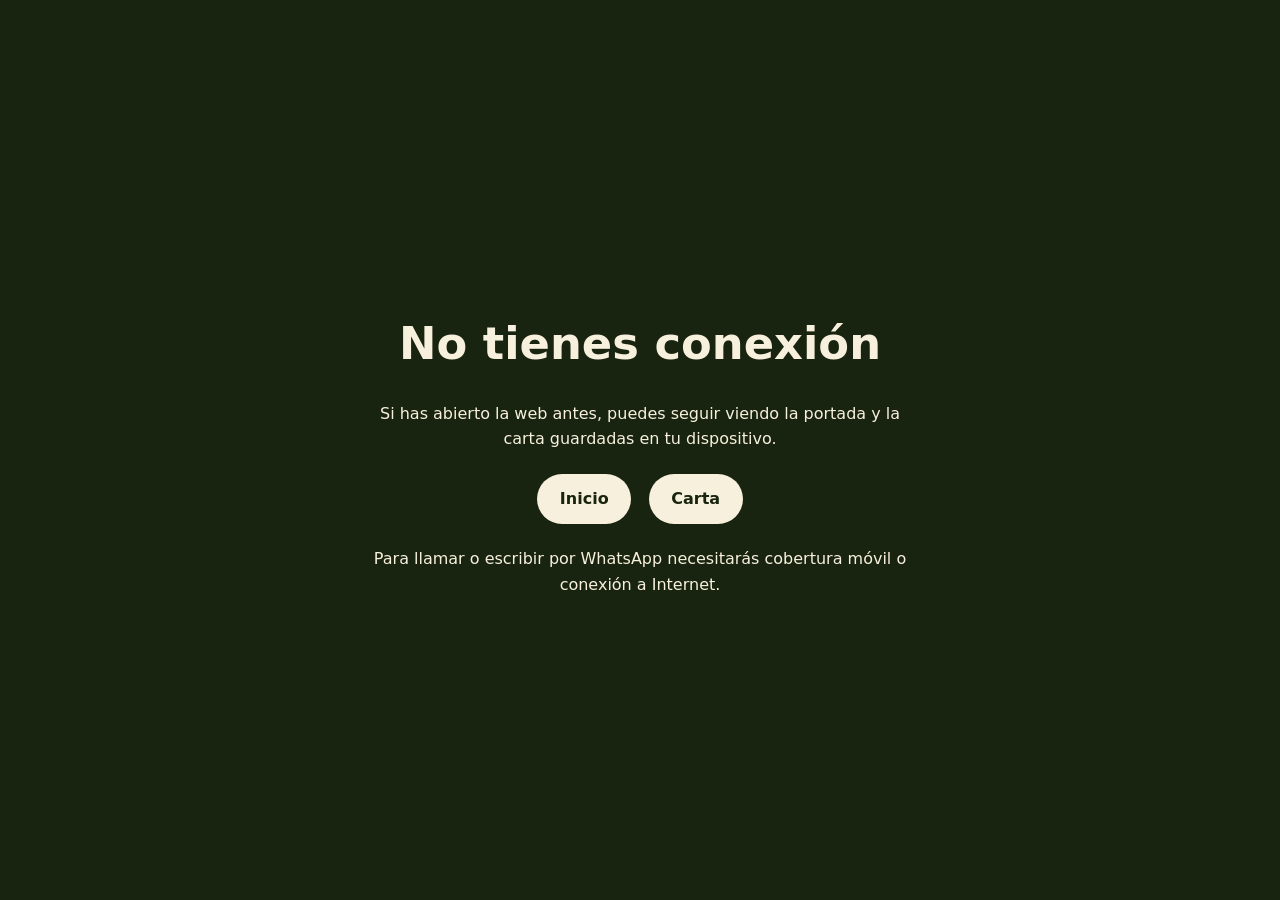
<file: offline.html>
<!doctype html>
<html lang="es">
<head>
  <meta charset="utf-8">
  <meta name="viewport" content="width=device-width, initial-scale=1">
  <meta name="theme-color" content="#ffffff">
  <title>Sin conexión | Pizzería Rústica</title>
  <link rel="manifest" href="manifest.webmanifest">
  <link rel="icon" href="assets/icons/favicon-transparente.png?v=2" type="image/png">
  <style>
    :root { color-scheme: dark; }
    * { box-sizing: border-box; }
    body { background: #18240f; color: #f7f0dd; min-height: 100vh; margin: 0;
      display: grid; place-items: center; font: 1rem/1.6 system-ui, sans-serif; padding: 2rem; }
    main { max-width: 34rem; text-align: center; }
    h1 { font-size: clamp(1.8rem, 6vw, 2.8rem); line-height: 1.2; }
    a { color: #18240f; background: #f7f0dd; display: inline-block; border-radius: 50px;
      padding: .75rem 1.4rem; font-weight: 700; text-decoration: none; margin: .4rem; }
    a:focus-visible { outline: 3px solid #dda15e; outline-offset: 3px; }
  </style>
</head>
<body>
  <main>
    <h1>No tienes conexión</h1>
    <p>Si has abierto la web antes, puedes seguir viendo la portada y la carta guardadas en tu dispositivo.</p>
    <nav aria-label="Páginas disponibles sin conexión">
      <a href="./index.html">Inicio</a>
      <a href="./carta.html">Carta</a>
    </nav>
    <p>Para llamar o escribir por WhatsApp necesitarás cobertura móvil o conexión a Internet.</p>
  </main>
</body>
</html>
</file>
<file: assets/css/style.css>
/* RÚSTICA · Hoja de estilos unificada — diseño original + ajustes responsive.
   Orden de reglas preservado; no borrar las reglas finales para móviles. */


/* ======================================================================
   RÚSTICA — MÓDULO: style.css
   ====================================================================== */
/* =========================================================

   PIZZERÍA RÚSTICA — STYLE.CSS FINAL

   Compatible con el HTML actual y rustica-assets-final.zip

   ========================================================= */



:root {

  --green: #283618;

  --green-dark: #18240f;

  --green-deep: #101a0b;



  --cream: #f7f0dd;

  --paper: #f6efdc;



  --orange: #bc6c25;

  --orange-light: #dda15e;



  --ink: #1e2119;

  --muted: #676b5b;

  --white: #fffdf5;



  --page: 4.5%;

  --content: 1180px;



  --shadow: 0 5px 15px rgba(31, 38, 22, 0.10);

}





/* =========================================================

   RESET

   ========================================================= */



*,

*::before,

*::after {

  box-sizing: border-box;

}



html {

  scroll-behavior: smooth;

  scroll-padding-top: 76px;

}



body,

h1,

h2,

h3,

p {

  margin: 0;

}



body {

  min-width: 320px;

  overflow-x: hidden;



  background: var(--paper);

  color: var(--ink);



  font-family: "DM Sans", Arial, sans-serif;

  font-size: 14px;

  line-height: 1.45;

}



img {

  display: block;

  max-width: 100%;

}



a {

  color: inherit;

  text-decoration: none;

}



button,

input,

textarea,

select {

  font: inherit;

}



button {

  padding: 0;

  border: 0;

  background: transparent;

  cursor: pointer;

}



address {

  font-style: normal;

}



::selection {

  background: var(--orange);

  color: #fff;

}





/* =========================================================

   TIPOGRAFÍA

   ========================================================= */



h1,

h2,

h3 {

  font-family: "Playfair Display", Georgia, serif;

}



.script {

  font-family: "Yellowtail", cursive;

  font-weight: 400;

}



.olive {

  color: var(--green);

}



.cream {

  color: var(--cream);

}





/* =========================================================

   PAPEL / TEXTURA

   ========================================================= */



.paper,

.pizzas,

.local,

.contact {

  position: relative;



  background-color: var(--paper);

  background-image:

    url("../images/paper-texture.jpg");



  background-repeat: repeat;

  background-position: center;

  background-size: 512px 512px;

}





/* =========================================================

   BOTONES

   ========================================================= */



.brush-btn {

  display: inline-flex;

  align-items: center;

  justify-content: center;

  gap: 8px;



  padding: 0;



  color: #fff;



  font-size: 9px;

  font-weight: 700;

  line-height: 1;

  letter-spacing: 0.45px;

  text-transform: uppercase;



  background-repeat: no-repeat;

  background-position: center;

  background-size: contain;



  transition:

    transform 0.2s ease,

    filter 0.2s ease;

}



.brush-btn:hover {

  transform: translateY(-1px);

  filter: brightness(1.05);

}



.outline-btn,

.outline-dark,

.outline-light {

  display: inline-flex;

  align-items: center;

  justify-content: center;

  gap: 8px;



  min-height: 34px;

  padding: 0 18px;



  border: 1px solid currentColor;

  border-radius: 999px;



  font-size: 9px;

  font-weight: 700;

  letter-spacing: 0.35px;

  text-transform: uppercase;



  transition:

    background 0.2s ease,

    color 0.2s ease,

    border-color 0.2s ease;

}



.outline-btn,

.outline-light {

  color: #fff;

}



.outline-dark {

  color: var(--orange);

}



.outline-btn:hover,

.outline-light:hover {

  background: rgba(255,255,255,.08);

}



.outline-dark:hover {

  background: var(--orange);

  border-color: var(--orange);

  color: #fff;

}





/* =========================================================

   HEADER

   ========================================================= */



.topbar {

  position: sticky;

  top: 0;

  z-index: 100;



  height: 76px;

  padding: 0 7%;



  display: flex;

  align-items: center;

  gap: 28px;



  background:

    linear-gradient(

      rgba(24,36,15,.97),

      rgba(24,36,15,.97)

    ),

    url("../images/green-texture.jpg") center / 512px 512px repeat;



  color: var(--cream);



  border-bottom: 1px solid rgba(254,250,224,.13);

}



.brand,

.brand-logo {

  flex: 0 0 auto;



  display: flex;

  align-items: center;

}



.logo {

  width: 66px;

  height: 66px;



  object-fit: contain;

}



.hamb {

  display: none;



  margin-left: auto;



  color: #fff;

  font-size: 24px;

}



.main-nav,

.topbar nav {

  height: 100%;

  margin: 0 auto;



  display: flex;

  align-items: center;

  justify-content: center;

  gap: 29px;

}



.main-nav a,

.topbar nav a {

  position: relative;



  height: 100%;



  display: inline-flex;

  align-items: center;



  color: var(--cream);



  font-family: "Playfair Display", Georgia, serif;

  font-size: 13px;

  font-weight: 600;

}



.main-nav a:hover,

.topbar nav a:hover {

  color: #fff;

}



.main-nav a.active::after,

.topbar nav a.active::after {

  content: "";



  position: absolute;

  left: 50%;

  bottom: 11px;



  width: 41px;

  height: 4px;



  background: var(--orange);

  border-radius: 50%;



  transform:

    translateX(-50%)

    rotate(-2deg);

}





/* botón naranja de cabecera:

   el asset YA lleva icono + texto */



.header-location,

.hero-location-btn {

  flex: 0 0 auto;



  width: 148px;

  height: 40px;



  overflow: hidden;



  background:

    url("../images/brush-orange-location.png")

    center / contain

    no-repeat;



  color: transparent !important;

  font-size: 0 !important;

  text-shadow: none !important;

}



.header-location *,

.hero-location-btn * {

  visibility: hidden;

}





/* =========================================================

   HERO

   ========================================================= */



.hero {

  position: relative;



  min-height: 468px;

  overflow: hidden;



  padding-inline:

    max(

      var(--page),

      calc((100vw - var(--content)) / 2)

    );



  background:

    linear-gradient(

      90deg,

      rgba(22,35,12,.96) 0%,

      rgba(26,42,14,.94) 35%,

      rgba(28,42,15,.52) 47%,

      rgba(28,42,15,.12) 57%,

      rgba(28,42,15,0) 63%

    ),

    url("../images/hero-pizza.jpg")

    right center / 60.2% 100%

    no-repeat,

    url("../images/green-texture.jpg")

    center / 512px 512px

    repeat;



  color: var(--cream);



  border-bottom: 1px solid rgba(255,250,230,.06);

}



.hero-content {

  position: relative;

  z-index: 4;



  width: 44%;

  min-height: 468px;



  display: flex;

  flex-direction: column;

  align-items: flex-start;

  justify-content: center;



  padding: 58px 0;

}





/* hojas hero */



.hero-leaf,

.hero-leaf-left {

  position: absolute;

  z-index: 3;



  left: -14px;

  top: 6px;



  width: 116px;



  opacity: .34;



  pointer-events: none;

}



.hero::before {

  content: "";



  position: absolute;

  z-index: 3;



  left: -12px;

  bottom: -8px;



  width: 105px;

  height: 90px;



  background:

    url("../images/leaf-hero-bottom-left.png")

    left bottom / contain

    no-repeat;



  opacity: .34;



  pointer-events: none;

}





/* títulos hero */



.kicker,

.hero-kicker {

  margin-bottom: 6px;



  color: var(--orange);



  font-size: 16px;

  font-weight: 800;

  letter-spacing: 7px;



  text-transform: uppercase;

}



.hero h1 {

  color: var(--cream);



  font-size:

    clamp(

      68px,

      6.4vw,

      82px

    );



  font-weight: 800;

  line-height: .85;

  letter-spacing: -3px;

}



.hero h2 {

  margin-top: 8px;



  color: var(--cream);



  font-size: 18px;

  line-height: 1;

  letter-spacing: 1.1px;

}





/* franja italiana */



.italy-line {

  width: 195px;

  height: 13px;



  margin: 13px 0 16px;



  background:

    url("../images/italy-brush.png")

    left center / contain

    no-repeat;

}



.italy-line i,

.italy-line b,

.italy-line em {

  display: none;

}





/* frase */



.hero-script,

.hero .script {

  margin-bottom: 24px;



  color: #fff;



  font-family: "Yellowtail", cursive;

  font-size: 27px;

  line-height: 1.08;

}





/* botones hero */



.hero-buttons,

.hero-actions {

  display: flex;

  align-items: center;



  gap: 16px;



  flex-wrap: wrap;

}



.hero-buttons .brush-btn,

.hero-cta {

  width: 224px;

  height: 52px;



  min-width: 224px;



  background:

    url("../images/brush-orange-hero.png")

    center / contain

    no-repeat;



  font-size: 10px;

}



.hero-cta strong {

  font-size: 17px;

  line-height: 1;

}



.hero-map-btn,

.outline-btn {

  min-width: 158px;

  height: 44px;



  padding: 0 22px;



  border-color: rgba(255,255,255,.84);



  color: #fff;



  font-size: 10px;

}





/* hero-pizza.jpg ya contiene el sello del diseño */



.hero-badge {

  display: none !important;

}





/* =========================================================

   PIZZAS

   ========================================================= */



.pizzas {

  overflow: hidden;



  padding:

    27px

    max(

      var(--page),

      calc((100vw - var(--content)) / 2)

    )

    28px;



  background-image:

    url("../images/paper-stroke.png"),

    url("../images/paper-stroke.png"),

    url("../images/paper-texture.jpg");



  background-repeat:

    no-repeat,

    no-repeat,

    repeat;



  background-position:

    left 4.5% top 10px,

    right 8% top 12px,

    center;



  background-size:

    43% 46px,

    31% 38px,

    512px 512px;

}





/* hojas */



.pizzas::before {

  content: "";



  position: absolute;

  z-index: 1;



  right: -5px;

  top: 2px;



  width: 112px;

  height: 104px;



  background:

    url("../images/leaf-cream-top-right.png")

    right top / contain

    no-repeat;



  opacity: .76;



  pointer-events: none;

}



.pizzas::after {

  content: "";



  position: absolute;

  z-index: 1;



  left: -6px;

  bottom: -3px;



  width: 94px;

  height: 72px;



  background:

    url("../images/leaf-cream-bottom-left.png")

    left bottom / contain

    no-repeat;



  opacity: .76;



  pointer-events: none;

}





/* cabecera pizzas */



.section-head {

  position: relative;

  z-index: 2;



  display: flex;

  align-items: flex-end;

  justify-content: space-between;



  gap: 22px;



  margin-bottom: 18px;

}



.section-title {

  display: flex;

  align-items: flex-end;



  gap: 12px;



  white-space: nowrap;

}



.section-title .script {

  display: inline-block;



  color: #233215;



  font-family: "Yellowtail", cursive;

  font-size: 40px;

  line-height: .82;



  transform:

    rotate(-2.6deg)

    translateY(2px);

}



.section-head h2 {

  color: var(--green);



  font-size: 46px;

  font-weight: 800;

  line-height: .88;

  letter-spacing: -1.2px;

}





/* filtros */



.tabs {

  position: relative;

  z-index: 2;



  display: flex;

  align-items: center;

  justify-content: flex-end;



  gap: 0;



  flex-wrap: wrap;



  padding-bottom: 4px;

}



.tabs button {

  position: relative;



  min-height: 31px;



  padding: 6px 17px;



  color: #39432f;



  font-family: "Playfair Display", Georgia, serif;

  font-size: 10px;

  font-weight: 500;

  line-height: 1;

}



.tabs button + button::before {

  content: "";



  position: absolute;



  left: 0;

  top: 50%;



  width: 1px;

  height: 16px;



  transform: translateY(-50%);



  background: rgba(188,108,37,.33);

}



.tabs .selected {

  width: 102px;

  height: 38px;



  padding: 0;



  background:

    url("../images/brush-orange-tab.png")

    center / contain

    no-repeat;



  color: #fff;



  font-family: "DM Sans", Arial, sans-serif;

  font-size: 9px;

  font-weight: 700;

}



.tabs .selected + button::before {

  display: none;

}





/* grid */



.pizza-grid {

  position: relative;

  z-index: 2;



  display: grid;



  grid-template-columns:

    repeat(

      5,

      minmax(0,1fr)

    );



  gap: 12px;

}



.pizza-grid::after {

  content: "";



  position: absolute;



  right: -20px;

  bottom: -58px;



  width: 78px;

  height: 92px;



  background:

    url("../images/leaf-cream-bottom-right.png")

    right bottom / contain

    no-repeat;



  opacity: .72;



  pointer-events: none;

}





/* tarjeta */



.pizza-card {

  min-width: 0;

  overflow: hidden;



  background: rgba(248,242,223,.91);



  border: 1px solid rgba(40,54,24,.05);

  border-radius: 5px;



  box-shadow: var(--shadow);

}



.pizza-card > img {

  width: 100%;

  height: 126px;



  object-fit: cover;

}



.pizza-card-body,

.pizza-card > div {

  padding: 10px 12px 11px;

}



.pizza-card h3 {

  color: var(--green);



  font-size: 12px;

  line-height: 1.15;

}



.pizza-card p {

  min-height: 39px;



  margin-top: 5px;



  color: var(--muted);



  font-size: 9px;

  line-height: 1.35;

}



.pizza-price,

.pizza-card strong {

  display: block;



  margin-top: 8px;



  color: var(--ink);



  font-family: "Playfair Display", Georgia, serif;

  font-size: 15px;

  line-height: 1;

}





/* alérgenos */



.allergens {

  display: flex;

  align-items: center;



  gap: 5px;



  margin-top: 8px;

}



.allergens > span:not(.card-arrow) {

  width: 17px;

  height: 17px;



  display: inline-flex;

  align-items: center;

  justify-content: center;



  border: 1px solid rgba(40,54,24,.50);

  border-radius: 50%;



  background: transparent;

  color: var(--green);



  font-size: 8px;

  line-height: 1;

}


/* botón ver todas */



.center-btn {

  position: relative;

  z-index: 2;



  width: 192px;

  height: 38px;



  margin: 20px auto 0;



  background:

    url("../images/brush-orange-wide.png")

    center / contain

    no-repeat;



  font-size: 8px;

}





/* =========================================================

   PASIÓN / MASA

   ========================================================= */



.passion {

  position: relative;



  display: grid;



  grid-template-columns:

    45.5%

    54.5%;



  min-height: 248px;



  overflow: hidden;



  background: var(--green);

}



.passion-copy {

  padding: 30px 5.5%;



  color: var(--cream);



  background:

    linear-gradient(

      rgba(32,49,18,.96),

      rgba(32,49,18,.96)

    ),

    url("../images/green-texture.jpg")

    center / 512px 512px

    repeat;

}



.passion-copy .script {

  display: block;



  margin-bottom: -5px;



  color: var(--cream);



  font-family: "Yellowtail", cursive;

  font-size: 31px;

  line-height: 1;

}



.passion h2 {

  color: var(--cream);



  font-size: 29px;

  line-height: 1;

}



.passion p {

  max-width: 430px;



  margin-top: 11px;



  color: #dedbcc;



  font-size: 10px;

  line-height: 1.45;

}





/* tres características:

   si el HTML todavía conserva “Horno de leña”, se oculta */



.traits {

  display: grid;

  grid-template-columns: repeat(3,1fr);



  max-width: 390px;



  margin: 18px 0;

}



.trait:nth-child(n+4) {

  display: none;

}



.trait {

  position: relative;



  min-height: 38px;



  display: flex;

  align-items: center;

  justify-content: center;



  gap: 7px;



  padding: 0 8px;



  color: #eee8d6;



  font-size: 8px;

  line-height: 1.2;

  text-align: center;

}



.trait:not(:last-child)::after {

  content: "";



  position: absolute;



  right: 0;

  top: 3px;



  width: 1px;

  height: 31px;



  background: rgba(255,255,255,.30);

}



.trait b {

  width: 26px;

  height: 26px;



  display: flex;

  align-items: center;

  justify-content: center;



  color: #fff;



  font-size: 18px;

  font-weight: 400;

}



.passion .brush-btn {

  width: 132px;

  height: 34px;



  background:

    url("../images/brush-orange-small.png")

    center / contain

    no-repeat;



  font-size: 8px;

}





/* masa */



.dough {

  position: relative;



  min-height: 248px;



  background:

    url("../images/masa-dough.jpg")

    center / cover

    no-repeat;

}



.dough-quote {

  display: none;

}





/* =========================================================

   LOCAL

   ========================================================= */



.local {

  overflow: hidden;



  display: grid;



  grid-template-columns:

    57%

    43%;



  align-items: center;



  gap: 28px;



  min-height: 176px;



  padding: 13px var(--page);



  background-image:

    url("../images/paper-stroke.png"),

    url("../images/paper-texture.jpg");



  background-repeat:

    no-repeat,

    repeat;



  background-position:

    right 7% top 7px,

    center;



  background-size:

    34% 30px,

    512px 512px;

}



.local::after {

  content: "";



  position: absolute;



  right: -2px;

  bottom: -6px;



  width: 104px;

  height: 112px;



  background:

    url("../images/pizza-leaf-gold.png")

    right bottom / contain

    no-repeat;



  opacity: .82;



  pointer-events: none;

}



.local-photos {

  position: relative;

  z-index: 1;



  display: grid;



  grid-template-columns:

    repeat(3,1fr);



  gap: 5px;

}



.local-photos img {

  width: 100%;

  height: 150px;



  object-fit: cover;

}



.local-copy {

  position: relative;

  z-index: 2;



  padding-right: 80px;

}



.local-copy h2 {

  color: var(--green);



  font-size: 24px;

  line-height: 1;

}



.local-copy p {

  max-width: 440px;



  margin-top: 10px;



  color: var(--muted);



  font-size: 10px;

  line-height: 1.45;

}



.local-copy .outline-dark {

  min-width: 112px;

  height: 32px;



  margin-top: 15px;

}





/* =========================================================

   RESEÑAS

   ========================================================= */



.reviews {

  position: relative;



  display: grid;



  grid-template-columns:

    1.15fr

    repeat(3,1fr);



  gap: 18px;



  min-height: 154px;



  padding: 25px 5.5%;



  color: #fff;



  background:

    linear-gradient(

      rgba(31,49,17,.96),

      rgba(31,49,17,.96)

    ),

    url("../images/green-texture.jpg")

    center / 512px 512px

    repeat;

}



.reviews::after {

  content: "";



  position: absolute;



  right: -4px;

  bottom: -2px;



  width: 70px;

  height: 82px;



  background:

    url("../images/leaf-cream-bottom-right.png")

    right bottom / contain

    no-repeat;



  opacity: .18;



  pointer-events: none;

}



.reviews-brand {

  display: flex;

  flex-direction: column;

  align-items: flex-start;

  justify-content: center;

}



.reviews h2 {

  color: var(--cream);



  font-family: Georgia, "Times New Roman", serif;

  font-size: 21px;

  font-weight: 400;

  line-height: 1;

}



.google-rating {

  display: flex;

  align-items: center;



  gap: 8px;



  margin-top: 7px;

}



.google {

  font-size: 21px;

  font-weight: 700;



  background:

    linear-gradient(

      90deg,

      #4285f4,

      #ea4335,

      #fbbc05,

      #34a853

    );



  -webkit-background-clip: text;

  background-clip: text;



  color: transparent;

}



.stars {

  color: #f0a62c;



  font-size: 10px;

  letter-spacing: 1px;

}



.reviews-brand .outline-light {

  min-width: 176px;

  height: 32px;



  margin-top: 13px;

}



.review-card {

  min-height: 105px;



  padding: 13px 14px 10px;



  border: 1px solid rgba(255,255,255,.15);



  background: rgba(255,255,255,.018);

}



.review-card .quote {

  display: block;



  color: var(--orange-light);



  font-family: Georgia, serif;

  font-size: 27px;

  line-height: .8;

}



.review-card p {

  margin-top: 5px;



  color: #e8e4d7;



  font-family: "Playfair Display", Georgia, serif;

  font-size: 9px;

  line-height: 1.4;

}



.review-card small {

  display: block;



  margin-top: 8px;



  color: #adb2a1;



  font-size: 8px;

}





/* =========================================================

   CONTACTO

   ========================================================= */



.contact {

  min-height: 132px;



  overflow: hidden;



  display: grid;



  grid-template-columns:

    1.05fr

    1.05fr

    1fr;



  gap: 34px;



  align-items: start;



  padding:

    18px

    calc(5.5% + 205px)

    18px

    5.5%;



  background-image:

    url("../images/paper-stroke.png"),

    url("../images/paper-texture.jpg");



  background-repeat:

    no-repeat,

    repeat;



  background-position:

    left 7% top 10px,

    center;



  background-size:

    35% 28px,

    512px 512px;

}





/* hoja superior derecha */



.contact::before {

  content: "";



  position: absolute;



  right: -4px;

  top: -3px;



  width: 95px;

  height: 88px;



  background:

    url("../images/leaf-cream-top-right.png")

    right top / contain

    no-repeat;



  opacity: .68;



  pointer-events: none;

}





/* “Pide tu pizza favorita” */



.contact::after {

  content: "Pide tu pizza\A favorita";



  white-space: pre-line;



  position: absolute;

  right: 23px;

  top: 16px;

  z-index: 2;



  width: 180px;

  height: 102px;



  padding:

    21px

    39px

    0

    15px;



  color: #fff;



  font-family: "Yellowtail", cursive;

  font-size: 21px;

  line-height: .95;

  text-align: center;



  background-image:

    url("../images/pizza-leaf-gold.png"),

    url("../images/brush-green-cta.png");



  background-repeat:

    no-repeat,

    no-repeat;



  background-position:

    right 2px bottom 2px,

    left 4px top 4px;



  background-size:

    55px auto,

    154px 72px;



  pointer-events: none;

}





/* columnas contacto */



.contact-block {

  position: relative;

  z-index: 2;



  display: grid;



  grid-template-columns:

    30px

    1fr;



  grid-template-rows:

    auto

    auto;



  column-gap: 10px;



  align-items: start;

}



.contact-block:not(:last-child)::after {

  content: "";



  position: absolute;



  right: -17px;

  top: 0;



  width: 1px;

  height: 93px;



  background: rgba(40,54,24,.14);

}



.contact-block .icon,

.icon {

  grid-column: 1;

  grid-row: 1 / 6;



  margin: 0;



  color: var(--orange);



  font-size: 25px;

  line-height: 1;

}



.contact h3 {

  grid-column: 2;



  margin: 0 0 5px;



  color: var(--green);



  font-size: 11px;

  line-height: 1.1;

}



.contact address {

  grid-column: 2;



  color: var(--muted);



  font-size: 9px;

  line-height: 1.45;

}



.contact p {

  grid-column: 2;



  margin: 0;



  color: var(--muted);



  font-size: 9px;

  line-height: 1.5;

}



.contact .outline-dark {

  grid-column: 2;



  width: max-content;



  min-width: 112px;

  height: 30px;



  margin-top: 9px;



  font-size: 8px;

}



.schedule {

  grid-column: 2;



  width: 100%;

  max-width: 220px;

}



.schedule div {

  display: flex;

  justify-content: space-between;



  gap: 14px;



  color: var(--muted);



  font-size: 8px;

  line-height: 1.35;

}



.schedule strong {

  color: var(--ink);

  font-weight: 500;

}



.contact-whatsapp {

  grid-column: 2;



  width: max-content;



  margin-top: 5px;



  color: var(--orange);



  font-size: 8px;

  font-weight: 600;

  text-transform: none;

}





/* =========================================================

   FOOTER

   ========================================================= */



.site-footer,

footer {

  position: relative;



  min-height: 88px;



  overflow: hidden;



  display: grid;



  grid-template-columns:

    100px

    1fr

    190px;



  align-items: center;



  gap: 22px;



  padding:

    10px

    7%

    16px;



  color: #dadccd;



  background:

    linear-gradient(

      rgba(16,26,11,.98),

      rgba(16,26,11,.98)

    ),

    url("../images/green-texture.jpg")

    center / 512px 512px

    repeat;

}



.site-footer::before,

footer::before {

  content: "";



  position: absolute;



  left: -14px;

  bottom: -13px;



  width: 92px;

  height: 104px;



  background:

    url("../images/leaf-decor-left.png")

    left bottom / contain

    no-repeat;



  opacity: .38;



  pointer-events: none;

}



.footer-brand {

  position: relative;

  z-index: 2;



  display: flex;

  justify-content: flex-start;

}



.footer-brand img {

  width: 62px;

  height: 62px;



  object-fit: contain;

}



.footer-nav,

footer nav {

  position: relative;

  z-index: 2;



  display: flex;

  align-items: center;

  justify-content: center;



  gap: 18px;

}



.footer-nav a,

footer nav a {

  color: #d1d4c6;



  font-size: 7.5px;



  transition: color .2s ease;

}



.footer-nav a:hover,

footer nav a:hover {

  color: #fff;

}



.footer-right {

  position: relative;

  z-index: 2;



  width: 190px;



  justify-self: end;

  align-self: center;

}



.footer-social {

  display: flex;

  align-items: center;

  justify-content: flex-start;



  gap: 10px;

}



.social-icon {

  display: inline-flex;

  align-items: center;

  justify-content: center;



  width: 16px;

  height: 16px;



  color: #fff;



  font-family: Arial, sans-serif;

  font-size: 14px;

  font-weight: 700;

  line-height: 1;

}



.instagram {

  font-size: 17px;

}



.facebook {

  font-size: 16px;

}



.google-icon {

  font-size: 16px;

}



.footer-italy {

  width: 44px;

  height: 7px;



  margin-left: 5px;



  background:

    url("../images/italy-brush.png")

    center / contain

    no-repeat;

}



.footer-links {

  margin-top: 10px;



  display: flex;

  align-items: center;

  justify-content: flex-start;



  gap: 7px;



  color: #818873;



  font-size: 7px;

}



.footer-links i {

  color: #5e6655;

  font-style: normal;

}



.site-footer > small,

footer > small {

  position: absolute;



  left: 50%;

  bottom: 5px;



  transform: translateX(-50%);



  color: #77806c;



  font-size: 6.5px;



  white-space: nowrap;

}





/* =========================================================

   FILTRO PIZZAS

   ========================================================= */



.pizza-card.is-hidden {

  display: none;

}



.pizza-card.is-visible {

  animation: cardIn .25s ease both;

}



@keyframes cardIn {

  from {

    opacity: 0;

    transform: translateY(5px);

  }



  to {

    opacity: 1;

    transform: none;

  }

}





/* =========================================================

   TABLET

   ========================================================= */



@media (max-width: 1100px) {



  .topbar {

    padding-inline: 5%;

  }



  .main-nav,

  .topbar nav {

    gap: 18px;

  }



  .main-nav a,

  .topbar nav a {

    font-size: 11px;

  }



  .hero {

    padding-inline: 6%;



    background:

      linear-gradient(

        90deg,

        rgba(22,35,12,.97) 0%,

        rgba(26,42,14,.94) 40%,

        rgba(28,42,15,.45) 56%,

        rgba(28,42,15,.07) 68%

      ),

      url("../images/hero-pizza.jpg")

      right center / 64% 100%

      no-repeat,

      url("../images/green-texture.jpg")

      center / 512px 512px

      repeat;

  }



  .hero-content {

    width: 50%;

  }



  .pizza-card > img {

    height: 115px;

  }



  .local {

    grid-template-columns:

      55%

      45%;

  }



  .contact {

    padding-right: calc(5.5% + 190px);

  }

}





/* =========================================================

   MOBILE

   ========================================================= */



@media (max-width: 800px) {



  html {

    scroll-padding-top: 68px;

  }





  /* header */



  .topbar {

    height: 68px;

    padding-inline: 6%;

  }



  .logo {

    width: 58px;

    height: 58px;

  }



  .header-location,

  .hero-location-btn {

    display: none;

  }



  .hamb {

    display: block;

  }



  .main-nav,

  .topbar nav {

    position: absolute;



    top: 68px;

    left: 0;

    right: 0;



    height: auto;



    margin: 0;



    padding:

      10px

      7%;



    display: none;



    flex-direction: column;

    align-items: stretch;



    gap: 0;



    background: rgba(16,26,11,.985);

  }



  .main-nav.is-open,

  .topbar nav.is-open {

    display: flex;

  }



  .main-nav a,

  .topbar nav a {

    height: auto;



    padding: 12px 0;



    font-size: 12px;

  }





  /* hero */



  .hero {

    min-height: 610px;



    padding-inline: 7%;



    background:

      linear-gradient(

        180deg,

        rgba(25,37,16,.94) 0%,

        rgba(25,37,16,.82) 38%,

        rgba(25,37,16,.35) 100%

      ),

      url("../images/hero-pizza.jpg")

      center / cover

      no-repeat;

  }



  .hero-content {

    width: 100%;

    min-height: 610px;



    padding: 76px 0 40px;



    justify-content: flex-start;

    align-items: center;



    text-align: center;

  }



  .italy-line {

    margin-inline: auto;

  }



  .hero-buttons,

  .hero-actions {

    justify-content: center;

  }



  .hero-leaf,

  .hero-leaf-left {

    width: 88px;

    opacity: .26;

  }





  /* pizzas */



  .pizzas {

    padding: 25px 5% 30px;



    background-position:

      left -8% top 8px,

      right -15% top 13px,

      center;



    background-size:

      72% 42px,

      58% 35px,

      512px 512px;

  }



  .section-head {

    flex-direction: column;

    align-items: flex-start;



    gap: 14px;

  }



  .tabs {

    width: 100%;



    justify-content: flex-start;



    overflow-x: auto;

    flex-wrap: nowrap;

  }



  .tabs button {

    flex: 0 0 auto;

  }



  .pizza-grid {

    grid-template-columns:

      repeat(

        2,

        minmax(0,1fr)

      );



    gap: 10px;

  }





  /* pasión */



  .passion {

    grid-template-columns: 1fr;

  }



  .passion-copy {

    padding: 30px 8%;

  }



  .traits {

    grid-template-columns:

      repeat(3,1fr);



    max-width: 100%;



    row-gap: 12px;

  }



  .dough {

    min-height: 270px;

  }





  /* local */



  .local {

    grid-template-columns: 1fr;



    gap: 18px;



    padding: 22px 6%;

  }



  .local-copy {

    order: 1;



    padding-right: 80px;

  }



  .local-photos {

    order: 2;

  }



  .local-photos img {

    height: 125px;

  }





  /* reseñas */



  .reviews {

    grid-template-columns:

      1fr

      1fr;



    padding: 27px 6%;

  }



  .reviews-brand {

    grid-column: 1 / -1;

  }





  /* contacto */



  .contact {

    grid-template-columns:

      1fr

      1fr;



    padding: 28px 7%;

  }



  .contact::after {

    display: none;

  }



  .contact-block:not(:last-child)::after {

    display: none;

  }





  /* footer */



  .site-footer,

  footer {

    grid-template-columns: 1fr;



    justify-items: center;



    gap: 12px;



    padding: 20px 7%;



    text-align: center;

  }



  .footer-brand {

    justify-content: center;

  }



  .footer-nav,

  footer nav {

    flex-wrap: wrap;



    gap:

      10px

      17px;

  }



  .footer-right {

    width: auto;



    justify-self: center;

  }



  .footer-social,

  .footer-links {

    justify-content: center;

  }



  .site-footer > small,

  footer > small {

    position: static;



    transform: none;



    margin-top: 3px;

  }

}





/* =========================================================

   MÓVIL PEQUEÑO

   ========================================================= */



@media (max-width: 520px) {



  .hero {

    min-height: 585px;

  }



  .hero-content {

    min-height: 585px;



    padding-top: 76px;

  }



  .hero h1 {

    font-size: 52px;

    letter-spacing: -2px;

  }



  .hero h2 {

    font-size: 14px;

  }



  .hero-script,

  .hero .script {

    font-size: 23px;

  }



  .hero-buttons,

  .hero-actions {

    width: 100%;



    flex-direction: column;

  }



  .hero-buttons .brush-btn,

  .hero-cta,

  .hero-map-btn {

    width: 220px;

    min-width: 220px;

  }





  /* pizzas */



  .section-title {

    gap: 8px;

  }



  .section-title .script {

    font-size: 34px;

  }



  .section-head h2 {

    font-size: 35px;

  }



  .pizza-grid {

    grid-template-columns: 1fr;

  }



  .pizza-card {

    display: grid;



    grid-template-columns:

      43%

      57%;

  }



  .pizza-card > img {

    height: 100%;

    min-height: 128px;

  }



  .pizza-card p {

    min-height: auto;

  }





  /* pasión */



  .traits {

    grid-template-columns: repeat(3,1fr);

  }





  /* local */



  .local-photos {

    grid-template-columns: 1fr;

  }



  .local-photos img {

    height: 145px;

  }





  /* reseñas */



  .reviews {

    grid-template-columns: 1fr;

  }



  .reviews-brand {

    grid-column: auto;

  }





  /* contacto */



  .contact {

    grid-template-columns: 1fr;

  }





  /* footer */



  footer nav {

    gap: 12px;

  }



  .footer-social {

    flex-wrap: wrap;

  }

}





/* =========================================================

   ACCESIBILIDAD

   ========================================================= */



@media (prefers-reduced-motion: reduce) {



  html {

    scroll-behavior: auto;

  }



  *,

  *::before,

  *::after {

    animation-duration: .01ms !important;

    animation-iteration-count: 1 !important;

    transition-duration: .01ms !important;

  }

}





/* =========================================================

   JSON / ALÉRGENOS / PLACEHOLDERS

   ========================================================= */



.menu-loading,

.menu-load-error {

  grid-column: 1 / -1;



  width: 100%;



  padding: 22px 10px;



  color: var(--muted);



  font-family: "Playfair Display", Georgia, serif;

  font-size: 12px;



  text-align: center;

}



.menu-load-error {

  color: var(--orange);

}



.allergens .allergen-icon {

  width: 34px;

  height: 34px;



  display: inline-flex;

  align-items: center;

  justify-content: center;



  padding: 3px;



  border: 1px solid rgba(40,54,24,.45);

  border-radius: 50%;



  overflow: hidden;

}



.allergens .allergen-icon img {

  width: 24px;

  height: 24px;



  object-fit: contain;

}



.pizza-card > .pizza-placeholder {

  width: 100%;

  height: 126px;



  display: flex;

  align-items: center;

  justify-content: center;



  background:

    linear-gradient(

      rgba(31,49,17,.94),

      rgba(31,49,17,.94)

    ),

    url("../images/green-texture.jpg")

    center / 512px 512px

    repeat;

}



.pizza-card > .pizza-placeholder img {

  width: 62px;

  height: 62px;



  object-fit: contain;



  opacity: .92;

}





/* =========================================================

   CARTA COMPLETA

   ========================================================= */



.carta-page {

  background: var(--paper);

}



.carta-hero {

  position: relative;



  min-height: 250px;



  display: flex;

  align-items: center;



  overflow: hidden;



  padding:

    42px

    max(

      var(--page),

      calc((100vw - var(--content)) / 2)

    );



  color: var(--cream);



  background:

    linear-gradient(

      90deg,

      rgba(24,36,15,.98),

      rgba(31,49,17,.93)

    ),

    url("../images/green-texture.jpg")

    center / 512px 512px

    repeat;

}



.carta-hero::before {

  content: "";



  position: absolute;



  right: -8px;

  top: -12px;



  width: 150px;

  height: 170px;



  background:

    url("../images/leaf-decor-left.png")

    center / contain

    no-repeat;



  opacity: .28;



  transform: scaleX(-1);



  pointer-events: none;

}



.carta-hero::after {

  content: "";



  position: absolute;



  left: -10px;

  bottom: -12px;



  width: 120px;

  height: 105px;



  background:

    url("../images/leaf-hero-bottom-left.png")

    left bottom / contain

    no-repeat;



  opacity: .30;



  pointer-events: none;

}



.carta-hero-inner {

  position: relative;

  z-index: 2;

}



.carta-hero .script {

  display: block;



  margin-bottom: -8px;



  font-size: 39px;

  line-height: 1;

}



.carta-hero h1 {

  color: var(--cream);



  font-size:

    clamp(

      56px,

      7vw,

      82px

    );



  line-height: .9;

  letter-spacing: -2px;

}



.carta-hero .italy-line {

  margin:

    14px

    0

    14px;

}



.carta-hero p {

  color: #dedbcc;



  font-size: 11px;

}



.carta-pizzas {

  padding-top: 34px;

  padding-bottom: 38px;

}



.carta-pizza-grid {

  row-gap: 18px;

}



.carta-pizza-grid .pizza-card {

  height: 100%;

}



.carta-pizza-grid .pizza-card p {

  min-height: 48px;

}



.carta-pizza-grid .allergens {

  min-height: 20px;

}



.carta-extras {

  display: grid;



  grid-template-columns:

    1fr

    1fr;



  gap: 24px;



  padding:

    34px

    max(

      var(--page),

      calc((100vw - var(--content)) / 2)

    )

    42px;



  background-image:

    url("../images/paper-stroke.png"),

    url("../images/paper-texture.jpg");



  background-repeat:

    no-repeat,

    repeat;



  background-position:

    right 9% top 15px,

    center;



  background-size:

    34% 34px,

    512px 512px;

}



.carta-list-card {

  position: relative;



  padding:

    24px

    26px;



  background:

    rgba(255,253,245,.48);



  border:

    1px solid

    rgba(40,54,24,.08);



  box-shadow:

    0 5px 15px

    rgba(31,38,22,.06);

}



.carta-list-heading {

  display: flex;

  align-items: flex-end;



  gap: 10px;



  margin-bottom: 18px;

}



.carta-list-heading .script {

  color: var(--green);



  font-size: 31px;

  line-height: .85;



  transform:

    rotate(-2deg);

}



.carta-list-heading h2 {

  color: var(--green);



  font-size: 29px;

  line-height: .9;

}



.carta-list-card > h3 {

  margin:

    15px

    0

    8px;



  color: var(--orange);



  font-size: 10px;

  letter-spacing: 1.2px;

}



.menu-list {

  display: grid;



  gap: 0;

}



.menu-row {

  min-height: 34px;



  display: flex;

  align-items: center;

  justify-content: space-between;



  gap: 16px;



  padding:

    7px

    0;



  border-bottom:

    1px dashed

    rgba(40,54,24,.15);



  color: var(--muted);



  font-size: 10px;

}



.menu-row:last-child {

  border-bottom: 0;

}



.menu-row strong {

  flex: 0 0 auto;



  color: var(--green);



  font-family:

    "Playfair Display",

    Georgia,

    serif;



  font-size: 12px;

}



.menu-subheading {

  margin-top: 22px !important;

}



.allergen-info {

  display: grid;



  grid-template-columns:

    .85fr

    1.15fr;



  gap: 38px;



  align-items: center;



  padding:

    30px

    max(

      var(--page),

      calc((100vw - var(--content)) / 2)

    );



  border-top:

    1px solid

    rgba(40,54,24,.08);

}



.allergen-info-copy .script {

  display: block;



  margin-bottom: -6px;



  font-size: 30px;

}



.allergen-info-copy h2 {

  color: var(--green);



  font-size: 28px;

  line-height: 1;

}



.allergen-info-copy p {

  max-width: 420px;



  margin-top: 10px;



  color: var(--muted);



  font-size: 9px;

  line-height: 1.5;

}



.allergen-legend {

  display: flex;

  align-items: center;



  gap:

    10px

    16px;



  flex-wrap: wrap;

}



.allergen-legend-item {

  display: inline-flex;

  align-items: center;



  gap: 9px;



  color: var(--muted);



  font-size: 11px;

}



.allergen-legend-item .allergen-icon {

  width: 38px;

  height: 38px;



  display: inline-flex;

  align-items: center;

  justify-content: center;



  padding: 3px;



  border:

    1px solid

    rgba(40,54,24,.35);



  border-radius: 50%;

}



.allergen-legend-item img {

  width: 14px;

  height: 14px;



  object-fit: contain;

}



.carta-order-cta {

  min-height: 120px;



  display: flex;

  align-items: center;

  justify-content: center;



  gap: 55px;



  padding:

    25px

    6%;



  color: var(--cream);



  background:

    linear-gradient(

      rgba(31,49,17,.97),

      rgba(31,49,17,.97)

    ),

    url("../images/green-texture.jpg")

    center / 512px 512px

    repeat;

}



.carta-order-cta .script {

  display: block;



  margin-bottom: -4px;



  font-size: 28px;

  line-height: 1;

}



.carta-order-cta h2 {

  color: var(--cream);



  font-size: 26px;

  line-height: 1;

}



.carta-whatsapp-btn {

  width: 210px;

  height: 46px;



  background:

    url("../images/brush-orange-hero.png")

    center / contain

    no-repeat;



  font-size: 9px;

}





/* links del footer */



.footer-links a {

  color: inherit;



  transition:

    color .2s ease;

}



.footer-links a:hover {

  color: #fff;

}





/* =========================================================

   CARTA — TABLET / MOBILE

   ========================================================= */



@media (max-width: 1100px) {



  .pizza-card > .pizza-placeholder {

    height: 115px;

  }



  .carta-pizza-grid {

    grid-template-columns:

      repeat(

        4,

        minmax(0,1fr)

      );

  }

}





@media (max-width: 800px) {



  .carta-hero {

    min-height: 220px;



    padding:

      38px

      7%;

  }



  .carta-pizza-grid {

    grid-template-columns:

      repeat(

        2,

        minmax(0,1fr)

      );

  }



  .carta-extras {

    grid-template-columns: 1fr;



    padding:

      28px

      6%;

  }



  .allergen-info {

    grid-template-columns: 1fr;



    gap: 20px;



    padding:

      28px

      7%;

  }



  .carta-order-cta {

    flex-direction: column;



    gap: 18px;



    text-align: center;

  }

}





@media (max-width: 520px) {



  .pizza-card > .pizza-placeholder {

    height: 100%;

    min-height: 128px;

  }



  .carta-pizza-grid {

    grid-template-columns: 1fr;

  }



  .carta-pizza-grid .pizza-card {

    display: grid;



    grid-template-columns:

      43%

      57%;

  }



  .carta-list-card {

    padding:

      20px

      18px;

  }



  .carta-hero .script {

    font-size: 34px;

  }



  .carta-hero h1 {

    font-size: 56px;

  }

}





/* =========================================================

   CARTA — ANIMACIONES

   ========================================================= */



.reveal-on-scroll {

  opacity: 0;

  transform: translateY(24px);



  transition:

    opacity .65s ease,

    transform .65s ease;

}



.reveal-on-scroll.is-revealed {

  opacity: 1;

  transform: none;

}





/* Hero algo más vivo al entrar */



.carta-hero.is-revealed .carta-hero-inner {

  animation:

    cartaHeroIn

    .75s

    cubic-bezier(.2,.75,.25,1)

    both;

}



@keyframes cartaHeroIn {

  from {

    opacity: 0;

    transform: translateY(18px);

  }



  to {

    opacity: 1;

    transform: none;

  }

}





/* Tarjetas */



.carta-card-animate {

  opacity: 0;

  transform: translateY(18px) scale(.985);



  transition:

    opacity .45s ease var(--card-delay, 0ms),

    transform .45s ease var(--card-delay, 0ms),

    box-shadow .25s ease,

    border-color .25s ease;

}



.carta-card-animate.is-visible {

  opacity: 1;

  transform: none;

}



.carta-pizza-grid {

  transition:

    opacity .15s ease,

    transform .15s ease;

}



.carta-pizza-grid.is-filtering {

  opacity: .15;

  transform: translateY(6px);

}



.carta-pizza-grid .pizza-card {

  transition:

    transform .25s ease,

    box-shadow .25s ease,

    border-color .25s ease,

    opacity .45s ease var(--card-delay, 0ms);

}



.carta-pizza-grid .pizza-card:hover {

  transform: translateY(-5px);



  border-color:

    rgba(188,108,37,.18);



  box-shadow:

    0 13px 28px

    rgba(31,38,22,.15);

}



.carta-pizza-grid .pizza-card > img,

.carta-pizza-grid .pizza-placeholder {

  transition:

    transform .45s ease,

    filter .45s ease;

}



.carta-pizza-grid .pizza-card:hover > img {

  transform: scale(1.035);

}



.carta-pizza-grid .pizza-card:hover .pizza-placeholder {

  filter: brightness(1.06);

}





/* Filtros */



.carta-pizzas .tabs button {

  transition:

    transform .2s ease,

    color .2s ease,

    opacity .2s ease;

}



.carta-pizzas .tabs button:hover {

  transform: translateY(-1px);

}



.carta-pizzas .tabs .selected {

  animation:

    selectedTabIn

    .28s

    ease

    both;

}



@keyframes selectedTabIn {

  from {

    opacity: .55;

    transform: scale(.96);

  }



  to {

    opacity: 1;

    transform: none;

  }

}





/* Bebidas y postres */



.menu-row-animate {

  opacity: 0;

  transform: translateX(-10px);



  transition:

    opacity .4s ease var(--row-delay, 0ms),

    transform .4s ease var(--row-delay, 0ms),

    padding-left .2s ease,

    color .2s ease;

}



.menu-row-animate.is-visible {

  opacity: 1;

  transform: none;

}



.menu-row:hover {

  padding-left: 6px;

}



.menu-row:hover span {

  color: var(--green);

}





/* Alérgenos */



.allergen-animate {

  opacity: 0;

  transform: translateY(8px);



  transition:

    opacity .35s ease var(--allergen-delay, 0ms),

    transform .35s ease var(--allergen-delay, 0ms);

}



.allergen-animate.is-visible {

  opacity: 1;

  transform: none;

}



.allergen-legend-item .allergen-icon {

  transition:

    transform .2s ease,

    border-color .2s ease;

}



.allergen-legend-item:hover .allergen-icon {

  transform: translateY(-2px) rotate(-3deg);



  border-color:

    rgba(188,108,37,.55);

}





/* Botón de volver a la home */



.carta-back-home {

  display: inline-flex;

  align-items: center;

  gap: 7px;



  margin-top: 16px;



  color: var(--cream);



  font-size: 9px;

  font-weight: 700;

  letter-spacing: .4px;



  text-transform: uppercase;



  opacity: .85;



  transition:

    opacity .2s ease,

    transform .2s ease;

}



.carta-back-home:hover {

  opacity: 1;

  transform: translateX(-3px);

}





/* Motion accesible */



@media (prefers-reduced-motion: reduce) {



  .reveal-on-scroll,

  .carta-card-animate,

  .menu-row-animate,

  .allergen-animate {

    opacity: 1 !important;

    transform: none !important;

  }



  .carta-hero.is-revealed .carta-hero-inner,

  .carta-pizzas .tabs .selected {

    animation: none !important;

  }



  .carta-pizza-grid {

    transition: none !important;

  }

}



/* =========================================================

   UI ICONS — V4

   ========================================================= */



.ui-icon {

  width: 1em;

  height: 1em;

  display: block;

  flex: 0 0 auto;

  overflow: visible;

  fill: none;

  stroke: currentColor;

}



.btn-icon {

  width: 15px;

  height: 15px;

}



.menu-icon {

  width: 25px;

  height: 25px;

}



.hamb {

  width: 38px;

  height: 38px;

  align-items: center;

  justify-content: center;

  border: 1px solid rgba(255,255,255,.16);

  border-radius: 50%;

  transition: border-color .2s ease, background .2s ease, transform .2s ease;

}



.hamb:hover {

  background: rgba(255,255,255,.06);

  border-color: rgba(255,255,255,.30);

}



.hamb:active {

  transform: scale(.96);

}



@media (max-width: 800px) {

  .hamb {

    display: inline-flex;

  }

}



.outline-btn .ui-icon,

.outline-dark .ui-icon,

.outline-light .ui-icon,

.brush-btn .ui-icon {

  transition: transform .2s ease;

}



.brush-btn:hover .btn-icon {

  transform: translateX(2px);

}



.hero-map-btn:hover .btn-icon,

.contact .outline-dark:hover .btn-icon {

  transform: translateY(-1px) scale(1.05);

}



.trait-icon {

  width: 28px;

  height: 28px;

  display: inline-flex;

  align-items: center;

  justify-content: center;

  flex: 0 0 auto;

  color: #fff;

  border: 1px solid rgba(255,255,255,.22);

  border-radius: 50%;

  transition: border-color .2s ease, color .2s ease, transform .2s ease;

}



.trait-icon .ui-icon {

  width: 16px;

  height: 16px;

}



.trait:hover .trait-icon {

  border-color: rgba(221,161,94,.65);

  color: var(--orange-light);

  transform: translateY(-1px);

}



.contact-block .icon,

.icon {

  width: 28px;

  height: 28px;

  display: inline-flex;

  align-items: center;

  justify-content: center;

  color: var(--orange);

}



.contact-block .icon .ui-icon,

.icon .ui-icon {

  width: 24px;

  height: 24px;

}



.contact-whatsapp {

  display: inline-flex;

  align-items: center;

  gap: 6px;

}



.contact-whatsapp .ui-icon {

  width: 14px;

  height: 14px;

}



.social-icon {

  width: 30px;

  height: 30px;

  display: inline-flex;

  align-items: center;

  justify-content: center;

  color: rgba(255,255,255,.90);

  border: 1px solid rgba(255,255,255,.14);

  border-radius: 50%;

  background: rgba(255,255,255,.025);

  font-size: inherit;

  transition: color .2s ease, border-color .2s ease, background .2s ease, transform .2s ease;

}



.social-icon .ui-icon {

  width: 15px;

  height: 15px;

}



.social-icon.instagram .ui-icon {

  width: 16px;

  height: 16px;

}



.social-icon.facebook .ui-icon,

.social-icon.tiktok .ui-icon {

  stroke: none;

  fill: currentColor;

}



.social-icon.facebook .ui-icon {

  width: 14px;

  height: 14px;

}



.social-icon.tiktok .ui-icon {

  width: 15px;

  height: 15px;

}



.social-icon.maps-icon .ui-icon {

  width: 15px;

  height: 15px;

}



.social-icon:hover {

  color: #fff;

  border-color: rgba(221,161,94,.58);

  background: rgba(221,161,94,.10);

  transform: translateY(-2px);

}



.instagram,

.facebook,

.google-icon {

  font-size: inherit;

}







.carta-back-home {

  display: inline-flex;

  align-items: center;

  gap: 7px;

}



.carta-back-home .ui-icon {

  width: 14px;

  height: 14px;

}



.footer-links a {

  color: inherit;

  transition: color .2s ease;

}



.footer-links a:hover {

  color: #fff;

}



.social-icon:focus-visible,

.contact-whatsapp:focus-visible,

.hamb:focus-visible {

  outline: 2px solid var(--orange-light);

  outline-offset: 3px;

}



.carta-section-icon {

  width: 34px;

  height: 34px;

  display: inline-flex;

  align-items: center;

  justify-content: center;

  flex: 0 0 auto;

  color: var(--orange);

  border: 1px solid rgba(188,108,37,.22);

  border-radius: 50%;

  background: rgba(188,108,37,.05);

}



.carta-section-icon .ui-icon {

  width: 18px;

  height: 18px;

}



/* Ajuste de ancho para 4 redes + bandera */

@media (min-width: 801px) {

  .site-footer,

  footer {

    grid-template-columns: 100px 1fr 220px;

  }



  .footer-right {

    width: 220px;

  }

}


/* =========================================================
   RÚSTICA — VISUAL POLISH V5
   Ajustes finales de jerarquía, espaciado, tarjetas,
   iconos, responsive y página de carta.
   ========================================================= */

:root {
  --green: #29391b;
  --green-dark: #1d2b13;
  --green-deep: #111a0d;

  --cream: #f8f1de;
  --paper: #f7f0df;

  --orange: #bd6a24;
  --orange-light: #dda15e;

  --ink: #1e241a;
  --muted: #656b5c;
  --white: #fffdf7;

  --content: 1180px;
  --page: clamp(22px, 5vw, 76px);

  --radius-sm: 8px;
  --radius-md: 14px;
  --radius-lg: 22px;

  --shadow:
    0 7px 22px rgba(29, 43, 19, .09);

  --shadow-hover:
    0 16px 40px rgba(22, 34, 14, .16);

  --line:
    rgba(40, 54, 24, .10);
}


/* =========================================================
   BASE
   ========================================================= */

html {
  scroll-padding-top: 82px;
}

body {
  background:
    var(--paper);

  text-rendering: optimizeLegibility;
  -webkit-font-smoothing: antialiased;
}

a,
button {
  -webkit-tap-highlight-color: transparent;
}

img {
  height: auto;
}

main {
  overflow: clip;
}

::selection {
  background: var(--orange);
  color: #fff;
}


/* =========================================================
   HEADER
   ========================================================= */

.topbar {
  height: 78px;

  padding-inline:
    max(
      var(--page),
      calc((100vw - 1280px) / 2)
    );

  gap: 26px;

  background:
    linear-gradient(
      rgba(17, 26, 13, .965),
      rgba(17, 26, 13, .965)
    ),
    url("../images/green-texture.jpg")
    center / 512px 512px
    repeat;

  border-bottom:
    1px solid
    rgba(255,255,255,.08);

  box-shadow:
    0 7px 25px
    rgba(9, 14, 7, .15);

  backdrop-filter: blur(8px);
}

.logo {
  width: 68px;
  height: 68px;

  transition:
    transform .25s ease,
    filter .25s ease;
}

.brand:hover .logo {
  transform:
    rotate(-2deg)
    scale(1.025);

  filter:
    brightness(1.05);
}

.main-nav,
.topbar nav {
  gap: clamp(18px, 2.25vw, 34px);
}

.main-nav a,
.topbar nav a {
  font-size: 12px;
  letter-spacing: .15px;

  opacity: .88;

  transition:
    color .2s ease,
    opacity .2s ease;
}

.main-nav a:hover,
.topbar nav a:hover,
.main-nav a.active,
.topbar nav a.active {
  opacity: 1;
}

.main-nav a.active::after,
.topbar nav a.active::after {
  bottom: 12px;

  width: 38px;
  height: 3px;

  background:
    linear-gradient(
      90deg,
      rgba(188,108,37,.15),
      var(--orange),
      rgba(188,108,37,.15)
    );

  box-shadow:
    0 0 9px
    rgba(188,108,37,.26);
}

.header-location,
.hero-location-btn {
  width: 152px;
  height: 42px;

  filter:
    drop-shadow(
      0 5px 8px
      rgba(0,0,0,.14)
    );

  transition:
    transform .2s ease,
    filter .2s ease;
}

.header-location:hover,
.hero-location-btn:hover {
  transform:
    translateY(-1px)
    rotate(-.35deg);

  filter:
    brightness(1.05)
    drop-shadow(
      0 7px 11px
      rgba(0,0,0,.18)
    );
}


/* =========================================================
   HERO
   ========================================================= */

.hero {
  min-height: 510px;

  background:
    linear-gradient(
      90deg,
      rgba(16,28,10,.985) 0%,
      rgba(24,39,14,.955) 31%,
      rgba(27,42,16,.74) 43%,
      rgba(27,42,16,.20) 58%,
      rgba(27,42,16,0) 68%
    ),
    url("../images/hero-pizza.jpg")
    right center / 62% 100%
    no-repeat,
    url("../images/green-texture.jpg")
    center / 512px 512px
    repeat;

  box-shadow:
    inset 0 -1px
    rgba(255,255,255,.035);
}

.hero::after {
  content: "";

  position: absolute;
  inset: 0;

  z-index: 1;

  pointer-events: none;

  background:
    radial-gradient(
      circle at 73% 48%,
      rgba(255,255,255,.06),
      transparent 34%
    ),
    linear-gradient(
      180deg,
      transparent 70%,
      rgba(8,14,5,.12)
    );
}

.hero-content {
  width: 45%;
  min-height: 510px;

  padding:
    62px
    0
    58px;
}

.hero-kicker,
.kicker {
  margin-bottom: 8px;

  font-size: 14px;
  letter-spacing: 7.5px;
}

.hero h1 {
  font-size:
    clamp(
      66px,
      6.5vw,
      88px
    );

  line-height: .87;
  letter-spacing: -3.4px;

  text-shadow:
    0 3px 18px
    rgba(0,0,0,.16);
}

.hero h2 {
  margin-top: 11px;

  font-size: 17px;
  letter-spacing: 1.35px;
}

.italy-line {
  width: 205px;
  height: 14px;

  margin:
    14px
    0
    17px;
}

.hero-script,
.hero .script {
  max-width: 410px;

  margin-bottom: 26px;

  font-size: 28px;
  line-height: 1.05;

  text-shadow:
    0 2px 12px
    rgba(0,0,0,.16);
}

.hero-buttons,
.hero-actions {
  gap: 13px;
}

.hero-buttons .brush-btn,
.hero-cta {
  width: 225px;
  min-width: 225px;
  height: 52px;

  filter:
    drop-shadow(
      0 7px 10px
      rgba(0,0,0,.14)
    );
}

.hero-map-btn,
.outline-btn {
  min-width: 156px;
  height: 42px;

  background:
    rgba(255,255,255,.025);

  backdrop-filter:
    blur(3px);
}


/* =========================================================
   TÍTULOS DE SECCIÓN
   ========================================================= */

.section-head {
  gap: 28px;

  margin-bottom: 22px;
}

.section-title {
  gap: 10px;
}

.section-title .script {
  font-size:
    clamp(
      34px,
      3.4vw,
      43px
    );
}

.section-head h2 {
  font-size:
    clamp(
      38px,
      4vw,
      49px
    );

  letter-spacing: -1.6px;
}


/* =========================================================
   PIZZAS HOME
   ========================================================= */

.pizzas {
  padding-top: 34px;
  padding-bottom: 36px;

  background-position:
    left 4.5% top 12px,
    right 9% top 13px,
    center;

  background-size:
    44% 48px,
    31% 38px,
    512px 512px;
}

.tabs {
  gap: 2px;

  padding:
    3px
    2px
    5px;
}

.tabs button {
  min-height: 34px;

  padding:
    7px
    15px;

  border-radius: 999px;

  font-size: 10px;

  transition:
    color .2s ease,
    background .2s ease,
    transform .2s ease;
}

.tabs button:not(.selected):hover {
  color: var(--green);

  background:
    rgba(40,54,24,.055);

  transform:
    translateY(-1px);
}

.tabs button + button::before {
  opacity: .72;
}

.tabs .selected {
  width: 106px;
  height: 39px;

  filter:
    drop-shadow(
      0 4px 6px
      rgba(188,108,37,.16)
    );
}

.pizza-grid {
  gap: 15px;
}

.pizza-card {
  position: relative;

  border:
    1px solid
    rgba(40,54,24,.075);

  border-radius: var(--radius-sm);

  background:
    rgba(255,253,245,.72);

  box-shadow:
    0 7px 18px
    rgba(31,38,22,.075);

  transition:
    transform .25s ease,
    box-shadow .25s ease,
    border-color .25s ease;
}

.pizza-card:hover {
  transform:
    translateY(-5px);

  border-color:
    rgba(188,108,37,.20);

  box-shadow:
    var(--shadow-hover);
}

.pizza-card > img,
.pizza-card > .pizza-placeholder {
  height: 142px;
}

.pizza-card > img {
  transition:
    transform .42s ease,
    filter .42s ease;
}

.pizza-card:hover > img {
  transform:
    scale(1.025);

  filter:
    saturate(1.04)
    contrast(1.015);
}

.pizza-card-body,
.pizza-card > div {
  padding:
    13px
    14px
    13px;
}

.pizza-card h3 {
  min-height: 30px;

  display: flex;
  align-items: flex-start;

  color: var(--green);

  font-size: 12.5px;
  line-height: 1.16;
}

.pizza-card p {
  min-height: 45px;

  margin-top: 6px;

  font-size: 9.25px;
  line-height: 1.42;
}

.pizza-price,
.pizza-card strong {
  margin-top: 12px;

  color: var(--green-deep);
  font-weight: 700;

  font-size: 17px;
}

.allergens {
  min-height: 23px;

  gap: 8px;

  margin-top: 12px;
}

.allergens .allergen-icon {
  width: 20px;
  height: 20px;

  padding: 2.5px;

  background:
    rgba(255,255,255,.46);

  border-color:
    rgba(40,54,24,.28);

  transition:
    transform .2s ease,
    border-color .2s ease,
    background .2s ease;
}

.allergens .allergen-icon:hover {
  transform:
    translateY(-1px);

  border-color:
    rgba(188,108,37,.44);
/* =========================================================

/* =========================================================
   RÚSTICA — V6 DECOR PATCH
   Más hojas y mármol en zonas crema.
   ========================================================= */
/* ----- Más "mármol" / pinceladas crema ----- */
.pizzas {
  background-image:
    url("../images/paper-stroke.png"),
    url("../images/paper-stroke.png"),
    url("../images/paper-stroke.png"),
    url("../images/paper-texture.jpg");
  background-repeat:
    no-repeat,
    no-repeat,
    no-repeat,
    repeat;
  background-position:
    left 4.5% top 10px,
    right 8% top 12px,
    center top 22px,
    center;
  background-size:
    43% 46px,
    31% 38px,
    26% 24px,
    512px 512px;
}

.local {
  background-image:
    url("../images/paper-stroke.png"),
    url("../images/paper-stroke.png"),
    url("../images/paper-texture.jpg");
  background-repeat:
    no-repeat,
    no-repeat,
    repeat;
  background-position:
    right 7% top 7px,
    left 6% top 16px,
    center;
  background-size:
    34% 30px,
    22% 22px,
    512px 512px;
}

.contact {
  background-image:
    url("../images/paper-stroke.png"),
    url("../images/paper-stroke.png"),
    url("../images/paper-stroke.png"),
    url("../images/paper-texture.jpg");
  background-repeat:
    no-repeat,
    no-repeat,
    no-repeat,
    repeat;
  background-position:
    left 7% top 10px,
    center top 16px,
    right 14% bottom 20px,
    center;
  background-size:
    35% 28px,
    20% 18px,
    16% 14px,
    512px 512px;
}

/* ----- Más hojas decorativas ----- */
.pizzas::before {
  right: -3px;
  top: 0;
  width: 124px;
  height: 114px;
  opacity: .84;
}

.pizzas::after {
  left: -8px;
  bottom: -4px;
  width: 106px;
  height: 82px;
  opacity: .84;
}

.pizza-grid::before {
  content: "";
  position: absolute;
  left: 17%;
  bottom: -30px;
  width: 78px;
  height: 64px;
  background:
    url("../images/leaf-cream-bottom-left.png")
    left bottom / contain no-repeat;
  opacity: .32;
  transform: rotate(-8deg);
  pointer-events: none;
}

.pizza-grid::after {
  right: -12px;
  bottom: -55px;
  width: 86px;
  height: 98px;
  opacity: .78;
}

.local::before {
  content: "";
  position: absolute;
  left: -10px;
  top: 20px;
  width: 86px;
  height: 80px;
  background:
    url("../images/leaf-cream-bottom-left.png")
    left top / contain no-repeat;
  opacity: .24;
  transform: rotate(-80deg);
  pointer-events: none;
}

.local::after {
  right: -2px;
  bottom: -6px;
  width: 108px;
  height: 116px;
  opacity: .86;
}

.local-copy {
  position: relative;
}

.local-copy::before {
  content: "";
  position: absolute;
  right: 18px;
  top: -8px;
  width: 92px;
  height: 86px;
  background:
    url("../images/leaf-cream-top-right.png")
    right top / contain no-repeat;
  opacity: .18;
  pointer-events: none;
}

.contact::before {
  right: -5px;
  top: -4px;
  width: 108px;
  height: 100px;
  opacity: .82;
}

.contact > .contact-block:first-child::before {
  content: "";
  position: absolute;
  left: -46px;
  bottom: -24px;
  width: 82px;
  height: 70px;
  background:
    url("../images/leaf-cream-bottom-left.png")
    left bottom / contain no-repeat;
  opacity: .26;
  pointer-events: none;
}

.site-footer::before,
footer::before {
  opacity: .52;
}

/* ----- Ajustes responsive decorativos ----- */
@media (max-width: 800px) {
  .pizzas {
    background-size:
      56% 38px,
      34% 28px,
      30% 18px,
      512px 512px;
    background-position:
      left 4% top 10px,
      right 7% top 12px,
      center top 18px,
      center;
  }

  .local {
    background-size:
      48% 24px,
      28% 16px,
      512px 512px;
  }

  .contact {
    background-size:
      48% 22px,
      24% 14px,
      20% 12px,
      512px 512px;
  }

  .pizza-grid::before,
  .local::before,
  .local-copy::before,
  .contact > .contact-block:first-child::before {
    display: none;
  }
}

/* =========================================================
   

/* =========================================================
   RÚSTICA — V7 LEGIBILITY & DETAIL POLISH
   Legibilidad, footer y refinamientos finales.
   ========================================================= */
/* ---------- Alérgenos en tarjetas ---------- */
.allergens {
  min-height: 31px;
  gap: 8px;
  margin-top: 12px;
}

.allergens .allergen-icon,
.allergens > span:not(.card-arrow) {
  width: 28px;
  height: 28px;
  padding: 4px;

  flex: 0 0 28px;

  border: 1px solid rgba(40,54,24,.30);
  border-radius: 50%;

  background: rgba(255,253,245,.74);

  box-shadow:
    inset 0 1px rgba(255,255,255,.55),
    0 2px 5px rgba(40,54,24,.05);

  transition:
    transform .2s ease,
    border-color .2s ease,
    background .2s ease,
    box-shadow .2s ease;
}

.allergens .allergen-icon img {
  width: 18px;
  height: 18px;

  object-fit: contain;

  opacity: .94;
}

.allergens .allergen-icon:hover {
  transform: translateY(-2px) scale(1.04);

  border-color: rgba(188,108,37,.55);
  background: rgba(255,248,231,.96);

  box-shadow:
    0 4px 10px rgba(40,54,24,.10);
}



/* En la carta completa, un poco más de aire para los iconos */
.carta-pizza-grid .allergens {
  min-height: 32px;
}


/* ---------- Leyenda de alérgenos ---------- */
.allergen-legend {
  gap: 14px 20px;
}

.allergen-legend-item {
  gap: 9px;

  color: #505848;

  font-size: 10.5px;
  font-weight: 600;
  line-height: 1.2;
}

.allergen-legend-item .allergen-icon {
  width: 32px;
  height: 32px;
  padding: 5px;

  flex: 0 0 32px;

  border-color: rgba(40,54,24,.30);
  background: rgba(255,253,245,.78);

  box-shadow:
    inset 0 1px rgba(255,255,255,.55),
    0 3px 8px rgba(40,54,24,.06);
}

.allergen-legend-item .allergen-icon img {
  width: 27px;
  height: 27px;
}

.allergen-info-copy p {
  font-size: 10.5px;
  line-height: 1.65;
}


/* ---------- Tarjetas: lectura ligeramente mejor ---------- */
.pizza-card h3 {
  font-size: 13px;
  line-height: 1.2;
}

.pizza-card p,
.carta-pizza-grid .pizza-card p {
  color: #5b6253;

  font-size: 10.2px;
  line-height: 1.48;
}

.pizza-price,
.pizza-card strong {
  font-size: 17px;
}

.tabs button {
  font-size: 10.5px;
}

.tabs .selected {
  font-size: 9.5px;
}


/* ---------- Secciones secundarias ---------- */
.passion p,
.local-copy p {
  font-size: 10.8px;
  line-height: 1.62;
}

.trait {
  font-size: 9px;
  line-height: 1.3;
}

.review-card p {
  font-size: 10.3px;
  line-height: 1.58;
}

.review-card small {
  font-size: 8.8px;
  line-height: 1.35;
}

.reviews-brand .outline-light {
  font-size: 8.8px;
}


/* ---------- Contacto ---------- */
.contact h3 {
  font-size: 12px;
}

.contact address,
.contact p {
  color: #596150;

  font-size: 10.2px;
  line-height: 1.55;
}

.schedule {
  max-width: 235px;
}

.schedule div {
  min-height: 18px;

  font-size: 9.2px;
  line-height: 1.45;
}

.schedule strong {
  font-weight: 600;
}

.contact .outline-dark {
  min-height: 34px;

  font-size: 8.8px;
}

.contact-whatsapp {
  margin-top: 9px;

  font-size: 9.4px;
}


/* ---------- Bebidas / postres carta ---------- */
.menu-row {
  min-height: 41px;

  font-size: 10.8px;
  line-height: 1.4;
}

.menu-row strong {
  font-size: 13px;
}

.carta-list-card > h3 {
  font-size: 10.8px;
}


/* ---------- Footer: tipografía realmente legible ---------- */
.site-footer,
footer {
  min-height: 122px;

  padding-bottom: 28px;
}

.footer-nav,
footer nav {
  gap: clamp(16px, 1.8vw, 26px);
}

.footer-nav a,
footer nav a {
  color: rgba(247,240,221,.84);

  font-size: 10px;
  font-weight: 500;
  line-height: 1.2;

  letter-spacing: .1px;
}

.footer-nav a:hover,
footer nav a:hover {
  color: #fff;
}

.footer-right {
  width: 245px;
}

.footer-social {
  gap: 10px;
}

.social-icon {
  width: 34px;
  height: 34px;
}

.social-icon .ui-icon {
  width: 17px;
  height: 17px;
}

.social-icon.instagram .ui-icon {
  width: 18px;
  height: 18px;
}

.footer-italy {
  width: 48px;
  height: 8px;

  margin-left: 7px;
}

.footer-links {
  gap: 8px;

  margin-top: 12px;

  color: rgba(218,220,205,.68);

  font-size: 9px;
  line-height: 1.3;
}

.footer-links a {
  color: rgba(218,220,205,.78);
}

.footer-links a:hover {
  color: #fff;
}

.footer-links i {
  color: rgba(218,220,205,.28);
}

.site-footer > small,
footer > small {
  bottom: 8px;

  color: rgba(218,220,205,.52);

  font-size: 8px;
  line-height: 1.2;
  letter-spacing: .05px;
}


/* ---------- Pequeños refinamientos generales ---------- */
.outline-btn,
.outline-dark,
.outline-light {
  font-size: 9.3px;
}

.brush-btn {
  text-shadow: 0 1px 1px rgba(0,0,0,.08);
}

.local-copy h2,
.reviews h2,
.contact h3,
.carta-list-heading h2,
.allergen-info-copy h2 {
  text-wrap: balance;
}

/* Mejor foco para teclado */
a:focus-visible,
button:focus-visible {
  outline: 2px solid var(--orange-light);
  outline-offset: 3px;
}


/* =========================================================
   TABLET
   ========================================================= */
@media (max-width: 1100px) {
  .footer-right {
    width: 230px;
  }

  .footer-nav a,
  footer nav a {
    font-size: 9.5px;
  }
}


/* =========================================================
   MOBILE
   ========================================================= */
@media (max-width: 800px) {
  .allergens {
    gap: 7px;
  }

  .allergens .allergen-icon,
  .allergens > span:not(.card-arrow),
  .allergens .card-arrow {
    width: 27px;
    height: 27px;
    flex-basis: 27px;
  }

  .allergens .allergen-icon img {
    width: 17px;
    height: 17px;
  }

  .contact address,
  .contact p {
    font-size: 10.5px;
  }

  .schedule div {
    font-size: 9.5px;
  }

  .site-footer,
  footer {
    min-height: 0;

    padding-top: 26px;
    padding-bottom: 22px;
  }

  .footer-nav a,
  footer nav a {
    font-size: 10.5px;
  }

  .footer-links {
    font-size: 9.5px;
  }

  .site-footer > small,
  footer > small {
    font-size: 8.5px;
  }
}


/* =========================================================
   MOBILE PEQUEÑO
   ========================================================= */
@media (max-width: 520px) {
  .pizza-card h3 {
    font-size: 12.5px;
  }

  .pizza-card p,
  .carta-pizza-grid .pizza-card p {
    font-size: 9.8px;
    line-height: 1.45;
  }

  .allergens {
    margin-top: 9px;
  }

  .allergens .allergen-icon,
  .allergens > span:not(.card-arrow),
  .allergens .card-arrow {
    width: 25px;
    height: 25px;
    flex-basis: 25px;
  }

  .allergens .allergen-icon img {
    width: 16px;
    height: 16px;
  }

  .allergen-legend-item {
    font-size: 11px;
    gap: 9px;
  }

  .allergen-legend-item .allergen-icon {
    width: 30px;
    height: 30px;
    flex-basis: 30px;
  }

  .footer-nav,
  footer nav {
    gap: 12px 18px;
  }

  .footer-nav a,
  footer nav a {
    font-size: 10.5px;
  }

  .footer-links {
    gap: 7px;
    font-size: 9.5px;
  }

  .site-footer > small,
  footer > small {
    max-width: 290px;

    font-size: 8.5px;
    line-height: 1.45;

    white-space: normal;
    text-align: center;
  }
}

  background:
    rgba(188,108,37,.06);
}

.allergens .allergen-icon img {
  width: 12.5px;
  height: 12.5px;
}


.pizza-card:hover .card-arrow {
  transform:
    translateX(2px);

  background:
    #cc772e;
}

.center-btn {
  width: 205px;
  height: 42px;

  margin-top: 25px;

  filter:
    drop-shadow(
      0 5px 8px
      rgba(188,108,37,.14)
    );
}


/* =========================================================
   PASIÓN / MASA
   ========================================================= */

.passion {
  min-height: 305px;

  grid-template-columns:
    44%
    56%;
}

.passion-copy {
  position: relative;

  display: flex;
  flex-direction: column;
  justify-content: center;

  padding:
    38px
    max(
      5.5%,
      calc((100vw - var(--content)) / 2)
    );
}

.passion-copy::after {
  content: "";

  position: absolute;
  right: -55px;
  top: 0;
  bottom: 0;

  width: 110px;

  pointer-events: none;

  background:
    linear-gradient(
      90deg,
      rgba(31,49,17,.96),
      rgba(31,49,17,0)
    );
}

.passion-copy .script {
  font-size: 34px;
}

.passion h2 {
  font-size: 32px;
  letter-spacing: -.7px;
}

.passion p {
  max-width: 455px;

  margin-top: 13px;

  font-size: 10px;
  line-height: 1.6;
}

.traits {
  max-width: 430px;

  margin:
    22px
    0
    20px;
}

.trait {
  min-height: 47px;

  gap: 9px;

  font-size: 8.5px;
}

.trait-icon {
  width: 31px;
  height: 31px;

  background:
    rgba(255,255,255,.025);
}

.dough {
  min-height: 305px;

  background-position:
    center 48%;
}


/* =========================================================
   LOCAL
   ========================================================= */

.local {
  min-height: 230px;

  gap: 36px;

  padding:
    28px
    max(
      var(--page),
      calc((100vw - var(--content)) / 2)
    );
}

.local-photos {
  gap: 8px;
}

.local-photos img {
  height: 175px;

  border-radius: 6px;

  box-shadow:
    0 7px 18px
    rgba(30,38,21,.08);

  transition:
    transform .28s ease,
    box-shadow .28s ease,
    filter .28s ease;
}

.local-photos img:hover {
  transform:
    translateY(-4px);

  box-shadow:
    0 15px 28px
    rgba(30,38,21,.15);

  filter:
    saturate(1.04);
}

.local-copy {
  padding-right: 96px;
}

.local-copy h2 {
  font-size: 27px;
  letter-spacing: -.6px;
}

.local-copy p {
  max-width: 410px;

  margin-top: 12px;

  font-size: 10px;
  line-height: 1.6;
}

.local-copy .outline-dark {
  height: 34px;

  margin-top: 17px;
}


/* =========================================================
   RESEÑAS
   ========================================================= */

.reviews {
  min-height: 190px;

  gap: 16px;

  padding:
    31px
    max(
      var(--page),
      calc((100vw - var(--content)) / 2)
    );

  background:
    radial-gradient(
      circle at 10% 50%,
      rgba(221,161,94,.055),
      transparent 30%
    ),
    linear-gradient(
      rgba(28,44,16,.985),
      rgba(28,44,16,.985)
    ),
    url("../images/green-texture.jpg")
    center / 512px 512px
    repeat;
}

.reviews h2 {
  font-size: 23px;
}

.google-rating {
  margin-top: 10px;
}

.stars {
  font-size: 11px;
}

.review-card {
  min-height: 125px;

  padding:
    16px
    16px
    14px;

  border-radius: 8px;

  border:
    1px solid
    rgba(255,255,255,.12);

  background:
    linear-gradient(
      180deg,
      rgba(255,255,255,.035),
      rgba(255,255,255,.012)
    );

  box-shadow:
    inset 0 1px
    rgba(255,255,255,.03);

  transition:
    transform .24s ease,
    border-color .24s ease,
    background .24s ease;
}

.review-card:hover {
  transform:
    translateY(-3px);

  border-color:
    rgba(221,161,94,.25);

  background:
    rgba(255,255,255,.045);
}

.review-card p {
  margin-top: 0;

  font-size: 9.2px;
  line-height: 1.55;
}

.review-card small {
  margin-top: 11px;
}


/* =========================================================
   CONTACTO
   ========================================================= */

.contact {
  min-height: 155px;

  align-items: center;

  gap: 32px;

  padding:
    24px
    calc(
      max(
        var(--page),
        calc((100vw - var(--content)) / 2)
      ) + 205px
    )
    24px
    max(
      var(--page),
      calc((100vw - var(--content)) / 2)
    );
}

.contact-block {
  min-height: 94px;

  align-content: start;

  padding-top: 2px;
}

.contact-block .icon,
.icon {
  width: 32px;
  height: 32px;

  color: var(--orange);

  border-radius: 50%;

  background:
    rgba(188,108,37,.055);
}

.contact-block .icon .ui-icon,
.icon .ui-icon {
  width: 20px;
  height: 20px;
}

.contact h3 {
  margin-bottom: 7px;

  font-size: 11.5px;
}

.contact address,
.contact p {
  font-size: 9px;
  line-height: 1.55;
}

.schedule div {
  min-height: 16px;

  font-size: 8px;
}

.contact .outline-dark {
  height: 32px;

  margin-top: 11px;
}

.contact-whatsapp {
  margin-top: 8px;

  font-size: 8.5px;
}

.contact::after {
  right: 20px;
  top: 25px;

  width: 185px;
  height: 108px;

  padding:
    23px
    39px
    0
    14px;

  font-size: 22px;

  background-position:
    right 3px bottom 1px,
    left 3px top 6px;

  background-size:
    59px auto,
    160px 74px;
}


/* =========================================================
   FOOTER
   ========================================================= */

.site-footer,
footer {
  min-height: 112px;

  grid-template-columns:
    100px
    1fr
    235px;

  padding:
    14px
    max(
      var(--page),
      calc((100vw - 1280px) / 2)
    )
    24px;

  background:
    radial-gradient(
      circle at 85% 20%,
      rgba(221,161,94,.035),
      transparent 26%
    ),
    linear-gradient(
      rgba(13,21,9,.99),
      rgba(13,21,9,.99)
    ),
    url("../images/green-texture.jpg")
    center / 512px 512px
    repeat;
}

.footer-brand img {
  width: 68px;
  height: 68px;
}

.footer-nav,
footer nav {
  gap:
    clamp(
      14px,
      1.7vw,
      24px
    );
}

.footer-nav a,
footer nav a {
  font-size: 8px;
}

.footer-right {
  width: 235px;
}

.footer-social {
  gap: 9px;
}

.social-icon {
  width: 31px;
  height: 31px;

  background:
    rgba(255,255,255,.02);

  border-color:
    rgba(255,255,255,.11);
}

.footer-links {
  margin-top: 12px;

  font-size: 7.3px;
}

.site-footer > small,
footer > small {
  bottom: 7px;

  font-size: 6.5px;
}


/* =========================================================
   CARTA COMPLETA
   ========================================================= */

.carta-hero {
  min-height: 285px;

  padding:
    52px
    max(
      var(--page),
      calc((100vw - var(--content)) / 2)
    );

  background:
    radial-gradient(
      circle at 75% 40%,
      rgba(221,161,94,.065),
      transparent 29%
    ),
    linear-gradient(
      90deg,
      rgba(18,28,12,.99),
      rgba(31,49,17,.96)
    ),
    url("../images/green-texture.jpg")
    center / 512px 512px
    repeat;
}

.carta-hero .script {
  font-size: 42px;
}

.carta-hero h1 {
  font-size:
    clamp(
      62px,
      7.5vw,
      90px
    );
}

.carta-hero p {
  max-width: 510px;

  font-size: 11px;
  line-height: 1.5;
}

.carta-back-home {
  margin-top: 19px;

  padding:
    8px
    12px;

  border:
    1px solid
    rgba(255,255,255,.15);

  border-radius: 999px;

  background:
    rgba(255,255,255,.025);
}

.carta-pizzas {
  padding-top: 42px;
  padding-bottom: 46px;
}

.carta-pizza-grid {
  grid-template-columns:
    repeat(
      4,
      minmax(0,1fr)
    );

  gap: 18px;
}

.carta-pizza-grid .pizza-card > img,
.carta-pizza-grid .pizza-card > .pizza-placeholder {
  height: 172px;
}

.carta-pizza-grid .pizza-card h3 {
  min-height: 32px;
}

.carta-pizza-grid .pizza-card p {
  min-height: 50px;
}

.carta-extras {
  gap: 28px;

  padding-top: 42px;
  padding-bottom: 48px;
}

.carta-list-card {
  padding:
    29px
    30px;

  border-radius: 10px;

  background:
    rgba(255,253,245,.58);

  border-color:
    rgba(40,54,24,.08);

  box-shadow:
    0 9px 24px
    rgba(31,38,22,.07);
}

.carta-list-heading {
  margin-bottom: 22px;
}

.carta-list-heading .script {
  font-size: 34px;
}

.carta-list-heading h2 {
  font-size: 31px;
}

.menu-row {
  min-height: 38px;

  padding:
    8px
    1px;

  font-size: 10px;
}

.menu-row strong {
  font-size: 12.5px;
}

.allergen-info {
  gap: 46px;

  padding-top: 38px;
  padding-bottom: 38px;
}

.allergen-info-copy h2 {
  font-size: 30px;
}

.allergen-info-copy p {
  font-size: 9.4px;
  line-height: 1.6;
}

.allergen-legend {
  gap:
    12px
    18px;
}

.allergen-legend-item {
  font-size: 9.3px;
}


/* =========================================================
   SCROLL / ANIMACIONES SUTILES
   ========================================================= */

@media (prefers-reduced-motion: no-preference) {

  .pizza-card,
  .local-photos img,
  .review-card,
  .social-icon {
    will-change:
      transform;
  }

  .hero-content {
    animation:
      heroIntro
      .7s
      cubic-bezier(.2,.72,.2,1)
      both;
  }

  @keyframes heroIntro {
    from {
      opacity: 0;
      transform:
        translateY(13px);
    }

    to {
      opacity: 1;
      transform: none;
    }
  }
}


/* =========================================================
   TABLET
   ========================================================= */

@media (max-width: 1100px) {

  .topbar {
    padding-inline: 5%;
  }

  .hero {
    min-height: 490px;

    background:
      linear-gradient(
        90deg,
        rgba(17,29,10,.985) 0%,
        rgba(24,39,14,.96) 38%,
        rgba(27,42,16,.56) 57%,
        rgba(27,42,16,.06) 72%
      ),
      url("../images/hero-pizza.jpg")
      right center / 66% 100%
      no-repeat,
      url("../images/green-texture.jpg")
      center / 512px 512px
      repeat;
  }

  .hero-content {
    width: 51%;
    min-height: 490px;
  }

  .pizza-card > img,
  .pizza-card > .pizza-placeholder {
    height: 128px;
  }

  .carta-pizza-grid {
    grid-template-columns:
      repeat(
        3,
        minmax(0,1fr)
      );
  }

  .carta-pizza-grid .pizza-card > img,
  .carta-pizza-grid .pizza-card > .pizza-placeholder {
    height: 160px;
  }

  .contact {
    padding-right: 205px;
  }

  .site-footer,
  footer {
    grid-template-columns:
      90px
      1fr
      220px;
  }

  .footer-right {
    width: 220px;
  }
}


/* =========================================================
   MOBILE
   ========================================================= */

@media (max-width: 800px) {

  html {
    scroll-padding-top: 70px;
  }

  .topbar {
    height: 70px;

    padding-inline: 5.5%;
  }

  .logo {
    width: 60px;
    height: 60px;
  }

  .main-nav,
  .topbar nav {
    top: 70px;

    padding:
      8px
      6%
      14px;

    background:
      linear-gradient(
        rgba(15,24,10,.99),
        rgba(15,24,10,.99)
      ),
      url("../images/green-texture.jpg")
      center / 512px 512px
      repeat;

    border-bottom:
      1px solid
      rgba(255,255,255,.08);

    box-shadow:
      0 12px 24px
      rgba(0,0,0,.20);
  }

  .main-nav a,
  .topbar nav a {
    padding:
      13px
      0;

    border-bottom:
      1px solid
      rgba(255,255,255,.055);

    font-size: 12px;
  }

  .main-nav a:last-child,
  .topbar nav a:last-child {
    border-bottom: 0;
  }

  .main-nav a.active::after,
  .topbar nav a.active::after {
    display: none;
  }

  .hero {
    min-height: 620px;

    background:
      linear-gradient(
        180deg,
        rgba(16,26,11,.97) 0%,
        rgba(22,35,13,.88) 38%,
        rgba(20,31,12,.43) 68%,
        rgba(13,21,8,.54) 100%
      ),
      url("../images/hero-pizza.jpg")
      center / cover
      no-repeat;
  }

  .hero-content {
    min-height: 620px;

    padding:
      70px
      0
      44px;

    justify-content: flex-start;
  }

  .hero h1 {
    font-size:
      clamp(
        58px,
        15vw,
        76px
      );
  }

  .hero-script,
  .hero .script {
    max-width: 330px;

    font-size: 25px;
  }

  .hero-actions,
  .hero-buttons {
    width: min(100%, 390px);

    gap: 11px;
  }

  .pizzas {
    padding:
      31px
      5%
      36px;
  }

  .section-head {
    gap: 16px;
  }

  .section-title .script {
    font-size: 36px;
  }

  .section-head h2 {
    font-size: 39px;
  }

  .tabs {
    width: calc(100vw - 10%);

    margin-inline: 0;

    padding-bottom: 8px;

    overscroll-behavior-inline: contain;
    scrollbar-width: thin;
  }

  .pizza-grid {
    gap: 12px;
  }

  .pizza-card > img,
  .pizza-card > .pizza-placeholder {
    height: 150px;
  }

  .passion {
    min-height: 0;
  }

  .passion-copy {
    padding:
      38px
      8%
      36px;
  }

  .dough {
    min-height: 315px;
  }

  .local {
    gap: 21px;

    padding:
      30px
      6%;
  }

  .local-copy {
    padding-right: 82px;
  }

  .local-photos {
    gap: 7px;
  }

  .local-photos img {
    height: 150px;
  }

  .reviews {
    gap: 12px;

    padding:
      31px
      6%;
  }

  .review-card {
    min-height: 130px;
  }

  .contact {
    gap:
      25px
      34px;

    padding:
      31px
      7%;
  }

  .contact-block {
    min-height: 90px;
  }

  .site-footer,
  footer {
    gap: 15px;

    padding:
      24px
      7%;
  }

  .footer-right {
    width: auto;
  }

  .carta-hero {
    min-height: 245px;

    padding:
      42px
      7%;
  }

  .carta-pizza-grid {
    grid-template-columns:
      repeat(
        2,
        minmax(0,1fr)
      );

    gap: 14px;
  }

  .carta-pizza-grid .pizza-card > img,
  .carta-pizza-grid .pizza-card > .pizza-placeholder {
    height: 148px;
  }

  .carta-extras {
    gap: 18px;

    padding:
      34px
      6%;
  }

  .carta-list-card {
    padding:
      25px
      22px;
  }
}


/* =========================================================
   MOBILE PEQUEÑO
   ========================================================= */

@media (max-width: 520px) {

  .hero {
    min-height: 600px;
  }

  .hero-content {
    min-height: 600px;

    padding-top: 62px;
  }

  .hero h1 {
    font-size:
      clamp(
        50px,
        15vw,
        61px
      );

    letter-spacing: -2.6px;
  }

  .hero h2 {
    font-size: 13px;
    letter-spacing: .85px;
  }

  .hero-script,
  .hero .script {
    font-size: 23px;
  }

  .hero-buttons,
  .hero-actions {
    width: 100%;

    gap: 9px;
  }

  .hero-buttons .brush-btn,
  .hero-cta,
  .hero-map-btn {
    width: 218px;
    min-width: 218px;
  }

  .section-title {
    align-items: baseline;

    white-space: normal;
  }

  .section-title .script {
    font-size: 33px;
  }

  .section-head h2 {
    font-size: 34px;
  }

  .pizza-grid,
  .carta-pizza-grid {
    grid-template-columns: 1fr;

    gap: 12px;
  }

  .pizza-card,
  .carta-pizza-grid .pizza-card {
    grid-template-columns:
      42%
      58%;

    min-height: 155px;

    border-radius: 9px;
  }

  .pizza-card > img,
  .pizza-card > .pizza-placeholder,
  .carta-pizza-grid .pizza-card > img,
  .carta-pizza-grid .pizza-card > .pizza-placeholder {
    height: 100%;
    min-height: 155px;
  }

  .pizza-card-body,
  .pizza-card > div {
    padding:
      14px
      13px;
  }

  .pizza-card h3 {
    min-height: auto;

    font-size: 12px;
  }

  .pizza-card p,
  .carta-pizza-grid .pizza-card p {
    min-height: auto;

    font-size: 9px;
  }

  .pizza-price,
  .pizza-card strong {
    font-size: 15px;
  }

  .traits {
    gap: 0;
  }

  .trait {
    padding:
      0
      4px;

    font-size: 7.8px;
  }

  .trait-icon {
    width: 28px;
    height: 28px;
  }

  .local-copy {
    padding-right: 67px;
  }

  .local-photos {
    gap: 8px;
  }

  .local-photos img {
    height: 165px;
  }

  .review-card {
    min-height: 0;

    padding:
      16px;
  }

  .contact {
    gap: 21px;
  }

  .contact-block {
    min-height: 0;

    padding:
      4px
      0
      12px;
  }

  .contact-block:not(:last-child) {
    border-bottom:
      1px solid
      rgba(40,54,24,.09);
  }

  .footer-nav,
  footer nav {
    max-width: 360px;
  }

  .carta-hero .script {
    font-size: 34px;
  }

  .carta-hero h1 {
    font-size: 58px;
  }

  .carta-list-heading {
    flex-wrap: wrap;
  }

  .allergen-legend {
    gap:
      10px
      14px;
  }
}

/* =========================================================
   

/* =========================================================
   RÚSTICA — V10 ALÉRGENOS FINALES
   Los SVG ya incluyen su propio círculo y no necesitan
   otro borde/fondo exterior.
   ========================================================= */

.pizza-card .allergens {
  min-height: 40px !important;
  gap: 8px !important;
  margin-top: 11px !important;

  display: flex !important;
  align-items: center !important;
  flex-wrap: wrap !important;
}

.pizza-card .allergens > .allergen-icon {
  width: 36px !important;
  height: 36px !important;

  min-width: 36px !important;
  min-height: 36px !important;

  flex: 0 0 36px !important;

  padding: 0 !important;

  display: inline-flex !important;
  align-items: center !important;
  justify-content: center !important;

  border: 0 !important;
  border-radius: 0 !important;

  background: transparent !important;
  box-shadow: none !important;

  overflow: visible !important;
}

.pizza-card .allergens > .allergen-icon > img {
  width: 36px !important;
  height: 36px !important;

  min-width: 36px !important;
  min-height: 36px !important;

  max-width: none !important;
  max-height: none !important;

  display: block !important;

  object-fit: contain !important;

  transform: none !important;

  opacity: 1 !important;
}

.pizza-card .allergens > .allergen-icon:hover {
  transform: translateY(-2px) scale(1.04) !important;

  border: 0 !important;
  background: transparent !important;
  box-shadow: none !important;
}


/* Carta completa */

.carta-pizza-grid .pizza-card .allergens {
  min-height: 44px !important;
}

.carta-pizza-grid .pizza-card .allergens > .allergen-icon {
  width: 40px !important;
  height: 40px !important;

  min-width: 40px !important;
  min-height: 40px !important;

  flex-basis: 40px !important;
}

.carta-pizza-grid .pizza-card .allergens > .allergen-icon > img {
  width: 40px !important;
  height: 40px !important;

  min-width: 40px !important;
  min-height: 40px !important;
}


/* Leyenda de alérgenos */

.allergen-legend {
  gap: 14px 22px !important;
}

.allergen-legend-item {
  gap: 10px !important;

  color: #505848 !important;

  font-size: 11.5px !important;
  font-weight: 600 !important;
  line-height: 1.25 !important;
}

.allergen-legend-item > .allergen-icon {
  width: 42px !important;
  height: 42px !important;

  min-width: 42px !important;
  min-height: 42px !important;

  flex: 0 0 42px !important;

  padding: 0 !important;

  display: inline-flex !important;
  align-items: center !important;
  justify-content: center !important;

  border: 0 !important;
  border-radius: 0 !important;

  background: transparent !important;
  box-shadow: none !important;

  overflow: visible !important;
}

.allergen-legend-item > .allergen-icon > img {
  width: 42px !important;
  height: 42px !important;

  min-width: 42px !important;
  min-height: 42px !important;

  max-width: none !important;
  max-height: none !important;

  display: block !important;

  object-fit: contain !important;

  transform: none !important;
}


/* Precio con algo más de aire respecto a los iconos */

.pizza-price,
.pizza-card strong {
  margin-top: 12px;
}


/* Ya no usamos la flecha naranja de las pizzas */

.allergens .card-arrow {
  display: none !important;
}


/* Tablet */

@media (max-width: 800px) {
  .pizza-card .allergens {
    min-height: 38px !important;
    gap: 7px !important;
  }

  .pizza-card .allergens > .allergen-icon {
    width: 34px !important;
    height: 34px !important;

    min-width: 34px !important;
    min-height: 34px !important;

    flex-basis: 34px !important;
  }

  .pizza-card .allergens > .allergen-icon > img {
    width: 34px !important;
    height: 34px !important;

    min-width: 34px !important;
    min-height: 34px !important;
  }

  .allergen-legend-item > .allergen-icon {
    width: 39px !important;
    height: 39px !important;

    min-width: 39px !important;
    min-height: 39px !important;

    flex-basis: 39px !important;
  }

  .allergen-legend-item > .allergen-icon > img {
    width: 39px !important;
    height: 39px !important;
  }
}


/* Móvil pequeño */

@media (max-width: 520px) {
  .pizza-card .allergens {
    min-height: 36px !important;
    margin-top: 9px !important;
  }

  .pizza-card .allergens > .allergen-icon {
    width: 32px !important;
    height: 32px !important;

    min-width: 32px !important;
    min-height: 32px !important;

    flex-basis: 32px !important;
  }

  .pizza-card .allergens > .allergen-icon > img {
    width: 32px !important;
    height: 32px !important;

    min-width: 32px !important;
    min-height: 32px !important;
  }

  .allergen-legend-item {
    font-size: 11px !important;
  }
}


/* =========================================================
   RÚSTICA — V11 CONTACTO + FOOTER + RESPONSIVE FINAL
   ========================================================= */


/* =========================================================
   CONTACTO — MÁS LEGIBLE
   ========================================================= */

.contact {
  min-height: 178px;

  gap: 40px;

  align-items: center;

  padding-top: 30px;
  padding-bottom: 30px;
}

.contact-block {
  min-height: 108px;

  grid-template-columns:
    38px
    minmax(0, 1fr);

  column-gap: 13px;

  align-content: start;
}

.contact-block .icon,
.contact .icon {
  width: 36px;
  height: 36px;

  display: inline-flex;
  align-items: center;
  justify-content: center;

  border-radius: 50%;

  background: rgba(188,108,37,.07);
}

.contact-block .icon .ui-icon,
.contact .icon .ui-icon {
  width: 22px;
  height: 22px;
}

.contact h3 {
  margin-bottom: 9px;

  font-size: 14px;
  line-height: 1.18;

  letter-spacing: -.1px;
}

.contact address,
.contact p {
  max-width: 290px;

  color: #525b4b;

  font-size: 12.5px;
  line-height: 1.62;
}

.schedule {
  width: 100%;
  max-width: 285px;
}

.schedule div {
  min-height: 23px;

  display: flex;
  align-items: baseline;
  justify-content: space-between;

  gap: 18px;

  font-size: 11.5px;
  line-height: 1.5;
}

.schedule span {
  color: #68705f;
}

.schedule strong {
  color: var(--ink);

  font-weight: 650;

  white-space: nowrap;
}

.contact .outline-dark {
  min-height: 38px;

  padding-inline: 17px;

  margin-top: 13px;

  font-size: 10.5px;
}

.contact-whatsapp {
  margin-top: 11px;

  gap: 7px;

  font-size: 11.5px;
  font-weight: 650;
}

.contact-whatsapp .ui-icon {
  width: 16px;
  height: 16px;
}

.contact-block:not(:last-child)::after {
  top: 2px;

  height: 106px;

  background: rgba(40,54,24,.12);
}


/* =========================================================
   FOOTER — TRES ENLACES BIEN CENTRADOS
   ========================================================= */

.site-footer,
footer {
  min-height: 142px;

  grid-template-columns:
    110px
    minmax(0, 1fr)
    270px;

  align-items: center;

  gap: 28px;

  padding:
    19px
    max(
      var(--page),
      calc((100vw - 1280px) / 2)
    )
    34px;
}

.footer-brand {
  align-self: center;
}

.footer-brand img {
  width: 74px;
  height: 74px;
}


/* El menú tiene ahora solo Inicio / Pizzas / Contacto */

.footer-nav,
footer nav {
  width: 100%;
  max-width: 500px;

  justify-self: center;

  display: flex;
  align-items: center;
  justify-content: center;

  gap: clamp(32px, 4.2vw, 72px);

  flex-wrap: nowrap;
}

.footer-nav a,
footer nav a {
  position: relative;

  padding:
    8px
    2px;

  color: rgba(247,240,221,.88);

  font-family:
    "Playfair Display",
    Georgia,
    serif;

  font-size: 12.5px;
  font-weight: 600;
  line-height: 1.2;

  white-space: nowrap;

  transition:
    color .2s ease,
    transform .2s ease;
}

.footer-nav a::after,
footer nav a::after {
  content: "";

  position: absolute;

  left: 50%;
  bottom: 2px;

  width: 0;
  height: 2px;

  background: var(--orange);

  border-radius: 999px;

  transform: translateX(-50%);

  transition:
    width .2s ease;
}

.footer-nav a:hover,
footer nav a:hover {
  color: #fff;

  transform: translateY(-1px);
}

.footer-nav a:hover::after,
footer nav a:hover::after {
  width: 28px;
}


.footer-right {
  width: 270px;

  justify-self: end;
}

.footer-social {
  gap: 11px;

  flex-wrap: wrap;
}

.social-icon {
  width: 36px;
  height: 36px;
}

.social-icon .ui-icon {
  width: 18px;
  height: 18px;
}

.social-icon.instagram .ui-icon {
  width: 19px;
  height: 19px;
}

.footer-italy {
  width: 52px;
  height: 9px;

  margin-left: 8px;
}

.footer-links {
  margin-top: 13px;

  gap: 9px;

  flex-wrap: wrap;

  color: rgba(218,220,205,.72);

  font-size: 10.5px;
  line-height: 1.35;
}

.footer-links a {
  color: rgba(234,233,221,.82);
}

.footer-links i {
  color: rgba(218,220,205,.30);
}

.site-footer > small,
footer > small {
  bottom: 9px;

  max-width: 90%;

  color: rgba(218,220,205,.57);

  font-size: 9.5px;
  line-height: 1.35;

  letter-spacing: .08px;
}


/* =========================================================
   RESPONSIVE — PORTÁTIL / TABLET GRANDE
   ========================================================= */

@media (max-width: 1100px) {

  .contact {
    gap: 26px;

    padding-right:
      max(
        5%,
        calc((100vw - var(--content)) / 2)
      );
  }

  /* En tablet ocultamos el adorno lateral para dar aire al texto */
  .contact::after {
    display: none;
  }

  .contact address,
  .contact p {
    font-size: 12px;
  }

  .schedule div {
    font-size: 11px;
  }


  .site-footer,
  footer {
    grid-template-columns:
      90px
      minmax(0, 1fr)
      220px;

    gap: 20px;

    padding-inline: 5%;
  }

  .footer-brand img {
    width: 68px;
    height: 68px;
  }

  .footer-nav,
  footer nav {
    max-width: 430px;

    gap: clamp(22px, 3vw, 44px);
  }

  .footer-nav a,
  footer nav a {
    font-size: 11.5px;
  }

  .footer-right {
    width: 220px;
  }

  .footer-links {
    font-size: 10px;
  }
}


/* =========================================================
   RESPONSIVE — TABLET
   ========================================================= */

@media (max-width: 800px) {

  .contact {
    grid-template-columns:
      repeat(2, minmax(0, 1fr));

    gap:
      30px
      38px;

    align-items: start;

    padding:
      34px
      7%;
  }

  .contact-block {
    min-height: 0;

    padding-bottom: 5px;
  }

  .contact-block:not(:last-child)::after {
    display: none;
  }

  .contact h3 {
    font-size: 14px;
  }

  .contact address,
  .contact p {
    max-width: none;

    font-size: 12.5px;
  }

  .schedule {
    max-width: none;
  }

  .schedule div {
    font-size: 11.5px;
  }

  .contact .outline-dark {
    font-size: 10.5px;
  }

  .contact-whatsapp {
    font-size: 11.5px;
  }


  .site-footer,
  footer {
    min-height: 0;

    grid-template-columns: 1fr;

    justify-items: center;

    gap: 17px;

    padding:
      28px
      7%
      24px;

    text-align: center;
  }

  .footer-brand {
    justify-content: center;
  }

  .footer-brand img {
    width: 72px;
    height: 72px;
  }

  .footer-nav,
  footer nav {
    width: 100%;
    max-width: 470px;

    justify-content: center;

    gap:
      18px
      clamp(28px, 8vw, 58px);

    flex-wrap: wrap;
  }

  .footer-nav a,
  footer nav a {
    font-size: 12px;
  }

  .footer-right {
    width: auto;

    justify-self: center;
  }

  .footer-social,
  .footer-links {
    justify-content: center;
  }

  .footer-links {
    font-size: 10.5px;
  }

  .site-footer > small,
  footer > small {
    position: static;

    max-width: 440px;

    margin-top: 2px;

    transform: none;

    font-size: 9.5px;

    white-space: normal;

    text-align: center;
  }
}


/* =========================================================
   RESPONSIVE — MÓVIL
   ========================================================= */

@media (max-width: 620px) {

  .contact {
    grid-template-columns: 1fr;

    gap: 0;

    padding:
      32px
      8%;
  }

  .contact-block {
    grid-template-columns:
      38px
      minmax(0, 1fr);

    padding:
      15px
      0;
  }

  .contact-block:first-child {
    padding-top: 0;
  }

  .contact-block:last-child {
    padding-bottom: 0;
  }

  .contact-block:not(:last-child) {
    border-bottom:
      1px solid
      rgba(40,54,24,.10);
  }

  .contact h3 {
    font-size: 14px;
  }

  .contact address,
  .contact p {
    font-size: 12.5px;
    line-height: 1.58;
  }

  .schedule div {
    min-height: 25px;

    font-size: 11.5px;
  }


  .site-footer,
  footer {
    gap: 18px;

    padding:
      27px
      8%
      23px;
  }

  .footer-nav,
  footer nav {
    gap:
      12px
      30px;
  }

  .footer-nav a,
  footer nav a {
    font-size: 12px;
  }

  .footer-social {
    gap: 10px;
  }

  .social-icon {
    width: 38px;
    height: 38px;
  }

  .footer-links {
    gap: 8px;

    font-size: 10.5px;
  }

  .site-footer > small,
  footer > small {
    max-width: 320px;

    font-size: 9.5px;
    line-height: 1.5;
  }
}


/* =========================================================
   RESPONSIVE — MÓVIL PEQUEÑO
   ========================================================= */

@media (max-width: 420px) {

  .contact {
    padding-inline: 7%;
  }

  .contact-block {
    grid-template-columns:
      35px
      minmax(0, 1fr);

    column-gap: 11px;
  }

  .contact-block .icon,
  .contact .icon {
    width: 34px;
    height: 34px;
  }

  .contact h3 {
    font-size: 13.5px;
  }

  .contact address,
  .contact p {
    font-size: 12px;
  }

  .schedule div {
    gap: 10px;

    font-size: 11px;
  }


  .footer-nav,
  footer nav {
    max-width: 330px;

    gap:
      10px
      24px;
  }

  .footer-nav a,
  footer nav a {
    font-size: 11.5px;
  }

  .footer-links {
    justify-content: center;

    font-size: 10px;
  }

  .site-footer > small,
  footer > small {
    max-width: 285px;

    font-size: 9px;
  }
}

/* =========================================================
   RÚSTICA V2.1 — MEJORAS PUNTUALES, DISEÑO ORIGINAL INTACTO
   ========================================================= */
.header-call { gap: 8px; white-space: nowrap; }
.header-call .ui-icon { width: 15px; height: 15px; }
.hero-cta .btn-icon, .carta-call-primary .btn-icon { width: 16px; height: 16px; }
.contact-call { grid-column: 2; display: inline-flex; align-items: center; justify-content: center; gap: 7px; min-width: 160px; min-height: 44px; padding: 0 14px; font-size: 10px; margin: 12px 0 3px; background: url("../images/brush-orange-hero.png") center/100% 100% no-repeat; color: #fff; }
.contact-call .ui-icon, .allergen-contact .ui-icon { width: 15px; height: 15px; }
.contact .contact-whatsapp { display: inline-flex; align-items: center; gap: 6px; font-size: 10px; margin-top: 8px; }
.carta-call-primary { margin: 20px auto 6px; display: inline-flex; align-items: center; justify-content: center; gap: 8px; width: 205px; height: 50px; background: url("../images/brush-orange-hero.png") center/100% 100% no-repeat; color: white; font-size: 10px; }
.allergen-contact { display: flex; align-items: center; justify-content: center; }
.allergen-contact .brush-btn { display: inline-flex; align-items: center; justify-content: center; gap: 6px; padding: 14px 20px; color: white; background: url("../images/brush-orange-wide.png") center/100% 100% no-repeat; font-size: 10px; min-height: 46px; }
.review-information { display: flex; flex-direction: column; align-items: flex-start; justify-content: center; }
.review-information small a { text-decoration: underline; text-underline-offset: 3px; }
.mobile-phone-cta { display: none; }
@media (max-width: 800px) {
  .mobile-phone-cta { position: fixed; left: 12px; right: 12px; bottom: max(12px, env(safe-area-inset-bottom)); z-index: 999; min-height: 48px; padding: 10px 15px; display: flex; align-items: center; justify-content: center; gap: 8px; border-radius: 9px; color: #fff; background: var(--orange); box-shadow: 0 5px 16px rgba(0,0,0,.26); font-size: 11px; font-weight: 700; letter-spacing: .03em; }
  .mobile-phone-cta .ui-icon { width: 18px; height: 18px; }
  body { padding-bottom: 72px; }
}
@media (prefers-reduced-motion: reduce) { .mobile-phone-cta { transition: none; } }


/* ======================================================================
   RÚSTICA — MÓDULO: mejoras.css
   ====================================================================== */
/* Rústica · mejoras de presentación V3
   Mantiene la estética original (hojas, pinceladas, fotografía principal y texturas).
   Cambios aislados aquí para facilitar futuros retoques. */
:root { --readable-ink:#34402c; }
html { scroll-padding-top:90px; }
.skip-link { position:fixed; inset:10px auto auto 12px; z-index:1500; transform:translateY(-160%); padding:12px 17px; border-radius:9px; background:#fffdf5; color:var(--green-dark); font-weight:700; box-shadow:0 5px 15px #0005; }
.skip-link:focus { transform:translateY(0); }
:where(a,button):focus-visible { outline:3px solid #eeb573; outline-offset:3px; }
.main-nav a, .topbar nav a { font-size:clamp(12px, 1.1vw, 14px); }
.header-call { min-width:150px; font-size:11px; }
.hero-script { max-width:530px; }
.hero-cta, .hero-map-btn, .contact-call, .carta-call-primary { font-size:clamp(11px,1.05vw,13px); }
.hero-buttons { gap:12px; }
.pizzas .section-head { margin-bottom:clamp(18px,2.2vw,30px); }
.tabs { max-width:100%; }
.tabs button { min-height:42px; font-size:12px; line-height:1.2; }
.tabs button.selected { font-size:11px; }
.pizza-grid { align-items:stretch; }
.pizza-card { overflow:hidden; min-width:0; display:flex; flex-direction:column; }
.pizza-card > .pizza-placeholder { flex:0 0 auto; }
.pizza-card > .pizza-placeholder img { max-height:100%; }
.pizza-card .pizza-card-body { flex:1; display:flex; flex-direction:column; padding:18px; }
.pizza-card h3, .carta-pizza-grid .pizza-card h3 { min-height:0; font-size:clamp(15px,1.27vw,18px); line-height:1.25; letter-spacing:-.15px; }
.pizza-card p, .carta-pizza-grid .pizza-card p { min-height:0; font-size:clamp(12px,1vw,14px); line-height:1.48; color:#555e4a; margin:9px 0 0; }
.pizza-card-bottom { display:flex; flex-direction:column; align-items:flex-start; margin-top:auto; padding-top:13px; gap:10px; }
.pizza-card-bottom .pizza-price { display:block; margin:0; font-size:clamp(19px,1.5vw,23px); line-height:1.1; }
.pizza-allergens { display:flex; gap:6px; flex-wrap:wrap; min-width:0; }
.pizza-allergens .allergen-tag { display:inline-flex; align-items:center; gap:5px; padding:4px 9px 4px 5px; border-radius:999px; border:1px solid rgba(40,54,24,.14); background:rgba(247,240,221,.76); color:#3a4a32; font-size:11px; font-weight:700; line-height:1; white-space:nowrap; }
.pizza-allergens .allergen-tag img { width:24px; height:24px; object-fit:contain; }
.home-allergen-note { max-width:790px; margin:24px auto 0; font-size:clamp(12px,1.08vw,14px); line-height:1.65; text-align:center; color:#525f48; }
.home-allergen-note a { text-decoration:underline; text-underline-offset:3px; color:var(--green); font-weight:700; }
.local-photos img { aspect-ratio:1/1; width:100%; object-fit:cover; border-radius:8px; }
.gallery-disclaimer { display:block; margin-top:8px; color:var(--muted); font-size:11px; }
.passion p, .local-copy p, .review-card p { font-size:clamp(13px,1vw,15px); line-height:1.65; }
.trait { font-size:clamp(11px,.92vw,13px); }
.review-card small { font-size:12px; }
.contact h3 { font-size:clamp(15px,1.22vw,18px); }
.contact address, .contact p { font-size:clamp(13px,1.05vw,15px); }
.contact .schedule div { font-size:clamp(12px,1vw,14px); min-height:26px; }
.contact-call { max-width:245px; }
.contact .contact-whatsapp { font-size:13px; }
.menu-row { font-size:clamp(13px,1.05vw,15px); min-height:44px; }
.menu-row strong { font-size:clamp(14px,1.08vw,16px); }
.carta-list-card > h3 { font-size:14px; }
.allergen-info { align-items:start; gap:30px; }
.allergen-info-copy h2 { font-size:clamp(23px,2.55vw,35px); line-height:1.2; }
.allergen-info-copy p { font-size:clamp(13px,1.06vw,15px); line-height:1.7; }
.allergen-info-copy .allergen-explanation { margin-top:14px; }
.allergen-legend { display:flex; flex-wrap:wrap; gap:10px 20px; margin:18px 0; }
.allergen-legend-item { display:flex; align-items:center; gap:7px; font-size:13px; font-weight:700; color:#34472c; }
.allergen-legend-item .allergen-icon { width:40px; height:40px; flex:0 0 40px; background:transparent; border:0; padding:0; }
.allergen-legend-item .allergen-icon img { display:block; width:40px; height:40px; object-fit:contain; }
.footer-links .footer-notice { max-width:180px; display:inline-block; line-height:1.4; }
.footer-nav a, footer nav a { font-size:clamp(11px,.96vw,13px); }
/* Tablet y móvil: menos recortes, tarjetas legibles, acciones accesibles */
@media (max-width: 1000px) {
  .topbar { gap:12px; }
  .section-head { flex-wrap:wrap; }
  .pizza-grid { grid-template-columns:repeat(3,minmax(0,1fr)); }
}
@media (max-width: 800px) {
  html { scroll-padding-top:74px; }
  .topbar { min-height:70px; }
  .main-nav.is-open { box-shadow:0 16px 26px #14210d40; }
  .main-nav a { min-height:44px; display:flex; align-items:center; }
  .pizza-grid, .carta-pizza-grid { grid-template-columns:repeat(2,minmax(0,1fr)); }
  .pizza-card > .pizza-placeholder, .carta-pizza-grid .pizza-card > .pizza-placeholder { height:clamp(135px,24vw,185px); }
  .pizza-card .pizza-card-body { padding:16px; }
  .pizza-card h3, .carta-pizza-grid .pizza-card h3 { font-size:16px; }
  .pizza-card p, .carta-pizza-grid .pizza-card p { font-size:13px; }
  .local-copy { padding-right:0; }
  .local-photos img { min-height:0; height:clamp(110px,20vw,170px); }
  .reviews { align-items:stretch; }
  .reviews .review-card p { font-size:13px; }
  .mobile-phone-cta { min-height:52px; font-size:13px; }
  .allergen-info { gap:20px; }
  .allergen-contact { justify-content:flex-start; }
}
@media (max-width: 620px) {
  .section-head { gap:18px; }
  .tabs { width:100%; display:flex; overflow-x:auto; scrollbar-width:thin; gap:5px; padding:5px 1px 9px; scroll-snap-type:x proximity; }
  .tabs button, .tabs .selected { flex:0 0 auto; width:auto; min-width:100px; min-height:44px; padding:9px 15px; font-size:12px; scroll-snap-align:start; }
  .tabs button + button::before { display:none; }
  .pizza-grid, .carta-pizza-grid { grid-template-columns:1fr; gap:14px; }
  .pizza-card, .carta-pizza-grid .pizza-card { display:grid; grid-template-columns:minmax(110px,34%) minmax(0,1fr); min-height:174px; }
  .pizza-card > .pizza-placeholder, .carta-pizza-grid .pizza-card > .pizza-placeholder { height:100%; min-height:174px; }
  .pizza-card > .pizza-placeholder img { max-width:74%; }
  .pizza-card .pizza-card-body, .pizza-card > .pizza-card-body { padding:15px 12px; }
  .pizza-card h3, .carta-pizza-grid .pizza-card h3 { font-size:15px; }
  .pizza-card p, .carta-pizza-grid .pizza-card p { font-size:12px; line-height:1.4; }
  .pizza-card-bottom { gap:9px; padding-top:11px; }
  .pizza-card-bottom .pizza-price { font-size:19px; }
  .pizza-allergens .allergen-tag { font-size:10px; padding:3px 6px 3px 3px; gap:3px; }
  .pizza-allergens .allergen-tag img { width:19px; height:19px; }
  .hero { background-position:center, right center, center; }
  .hero-content { padding-bottom:35px; }
  .local-photos { display:grid; grid-template-columns:repeat(3,minmax(0,1fr)); }
  .local-photos img { height:clamp(95px,28vw,145px); }
  .contact-call { margin-top:8px; }
  .carta-extras { grid-template-columns:1fr; }
  .allergen-info { display:block; }
  .allergen-contact { margin-top:24px; }
  .home-allergen-note { text-align:left; }
  .footer-links .footer-notice { max-width:150px; }
}
@media (max-width:380px) {
  .pizza-card, .carta-pizza-grid .pizza-card { grid-template-columns:100px minmax(0,1fr); }
  .pizza-card > .pizza-placeholder, .carta-pizza-grid .pizza-card > .pizza-placeholder { min-height:190px; }
  .pizza-card .pizza-card-body { padding:13px 10px; }
  .pizza-card h3, .carta-pizza-grid .pizza-card h3 { font-size:14px; }
  .pizza-allergens { gap:3px; }
  .pizza-allergens .allergen-tag { font-size:10px; }
  .mobile-phone-cta { font-size:11px; left:8px; right:8px; }
}
@media (prefers-reduced-motion:reduce) {
  html { scroll-behavior:auto; }
  .pizza-card, .pizza-card > img, .hero-cta, .outline-btn { transition:none!important; transform:none!important; }
  .reveal-on-scroll, .carta-card-animate { opacity:1!important; transform:none!important; }
}


/* =========================================================
   RÚSTICA V4 — RESEÑAS REALES Y AFINADO RESPONSIVE
   Mantiene las imágenes, texturas, hojas y tipografía original.
   ========================================================= */
:root { color-scheme: light; }
html { scroll-behavior:smooth; }
#inicio, #pizzas, #resenas, #contacto, #alergenos { scroll-margin-top:88px; }
.reviews-v4 {
  grid-template-columns:minmax(220px,.95fr) minmax(0,3.1fr);
  gap:clamp(20px,3.5vw,54px);
  align-items:center;
  padding-block:clamp(35px,4.3vw,65px);
  min-height:295px;
}
.reviews-v4 > * { min-width:0; position:relative; z-index:1; }
.reviews-v4 .reviews-brand { gap:10px; }
.reviews-v4 .reviews-eyebrow { font:700 11px/1.3 'DM Sans',sans-serif; letter-spacing:.18em; color:#e4a36a; }
.reviews-v4 h2 { font-size:clamp(24px,2.2vw,33px); line-height:1.15; }
.reviews-v4 .reviews-intro { font-size:clamp(13px,1vw,15px); line-height:1.65; color:#e8e4d7; }
.reviews-v4 .reviews-links { display:flex; flex-wrap:wrap; align-items:center; gap:7px 18px; }
.reviews-v4 .reviews-brand .reviews-google-link { margin:0; min-width:0; min-height:44px; height:auto; display:inline-flex; align-items:center; justify-content:center; text-align:center; gap:8px; padding:11px 15px; border-radius:4px; font-size:10px; font-weight:800; }
.reviews-v4 .reviews-write-link { color:#fff5df; font-size:13px; font-weight:700; text-decoration:underline; text-decoration-color:#df9b5e; text-underline-offset:5px; padding:10px 0; }
.reviews-v4 .reviews-write-link:hover { color:#f5b77c; }
.reviews-v4 .reviews-disclaimer { display:block; margin-top:3px; max-width:32ch; color:#adb7a5; line-height:1.5; font-size:11px; }
.reviews-carousel { width:100%; min-width:0; }
.reviews-track { display:grid; grid-template-columns:repeat(3,minmax(0,1fr)); align-items:stretch; gap:15px; }
.reviews-v4 .review-testimonial { display:flex; flex-direction:column; margin:0; padding:clamp(16px,1.5vw,23px); min-width:0; min-height:210px; border:1px solid #f8eac12d; border-radius:12px; background:linear-gradient(150deg,#ffffff0f,#ffffff04); }
.reviews-v4 .review-stars { display:block; margin-bottom:12px; color:#f1b969; letter-spacing:.15em; font-size:16px; }
.reviews-v4 .review-testimonial p { color:#f7f0df; font-family:'DM Sans',sans-serif; font-size:clamp(13px,1.05vw,15px); line-height:1.62; overflow-wrap:anywhere; }
.reviews-v4 .review-author { display:flex; align-items:center; gap:9px; margin-top:auto; padding-top:18px; }
.reviews-v4 .review-author strong { display:block; color:#f9f2e5; font-size:12px; font-weight:700; line-height:1.35; }
.reviews-v4 .review-author small { margin-top:2px; font-size:10px; color:#b5c0aa; }
.reviews-v4 .review-avatar { display:flex; align-items:center; justify-content:center; flex:0 0 32px; height:32px; border-radius:50%; color:#452d16; background:#eac18b; font:700 14px/1 'DM Sans',sans-serif; }
.reviews-controls[hidden] { display:none; }
.reviews-controls { margin-top:15px; display:flex; align-items:center; justify-content:space-between; gap:14px; }
.reviews-pagination { color:#f4ddbb; font-size:12px; font-weight:600; letter-spacing:.035em; }
.reviews-buttons { display:flex; gap:8px; }
.reviews-buttons button { display:grid; place-items:center; width:42px; height:42px; border-radius:50%; border:1px solid #eadbb66b; background:#fff9e012; color:#fff5e5; cursor:pointer; font:700 17px/1 'DM Sans',sans-serif; transition:background .18s,border-color .18s; }
.reviews-buttons button:hover { background:#fff9e030; border-color:#f4c890; }
.reviews-buttons button:focus-visible { outline:3px solid #ffbf83; outline-offset:3px; }
.reviews-v4 .review-card:hover { transform:none; }
/* Distintas cantidades de tarjetas visibles según el tamaño. */
@media(max-width:1100px) {
  .reviews-v4 { grid-template-columns:minmax(0,1fr); gap:24px; }
  .reviews-v4 .reviews-brand { align-items:center; text-align:center; }
  .reviews-v4 .reviews-disclaimer { max-width:65ch; }
  .reviews-v4 .reviews-links { justify-content:center; }
  .reviews-track { grid-template-columns:repeat(2,minmax(0,1fr)); }
  .reviews-track .review-testimonial:nth-child(n+3) { display:none; }
}
@media(max-width:620px) {
  .reviews-v4 { padding:34px 6.5% 29px; gap:21px; }
  .reviews-v4 .reviews-brand { align-items:flex-start; text-align:left; }
  .reviews-v4 .reviews-links { justify-content:flex-start; }
  .reviews-v4 .reviews-disclaimer { max-width:40ch; }
  .reviews-track { grid-template-columns:minmax(0,1fr); }
  .reviews-track .review-testimonial:nth-child(n+2) { display:none; }
  .reviews-v4 .review-testimonial { min-height:188px; }
  .reviews-v4 .review-testimonial p { font-size:14px; }
  .reviews-controls { margin-top:10px; }
  .contact .contact-whatsapp { min-height:44px; align-items:center; }
  .main-nav.is-open { max-height:calc(100dvh - 70px); overflow-y:auto; }
  .mobile-phone-cta { padding-bottom:max(10px,env(safe-area-inset-bottom)); }
}
@media (max-width:390px) {
  .reviews-v4 h2 { font-size:25px; }
  .reviews-v4 .reviews-google-link { width:100%; }
  .reviews-v4 .reviews-links { width:100%; }
  .reviews-v4 .review-testimonial { padding:16px; }
}
@media(prefers-reduced-motion:reduce) {
  html { scroll-behavior:auto; }
  .reviews-buttons button, .reviews-v4 .review-testimonial { transition:none; }
}


/* ======================================================================
   RÚSTICA — MÓDULO: acabados-v42.css
   ====================================================================== */
/* ===========================================================
   RÚSTICA V4.2 · Acabados visuales y experiencia móvil
   Complementa, sin sustituir, el diseño original.
   =========================================================== */

/* Espacio para las anclas y foco claro para teclado. */
html { scroll-padding-top: 88px; }
:where(a, button):focus-visible {
  outline: 3px solid #f1ae63;
  outline-offset: 4px;
}
:where(#pizzas, #pizzas-carta, #contacto, #resenas, #alergenos) {
  scroll-margin-top: 88px;
}

/* La información y el precio tienen más peso que el elemento decorativo. */
.pizza-card {
  border: 1px solid rgba(54, 66, 39, .12);
  box-shadow: 0 8px 22px rgba(24, 38, 17, .065);
}
.pizza-card .pizza-card-body {
  min-width: 0;
}
.pizza-card h3 { overflow-wrap: break-word; }
.pizza-card .pizza-card-bottom .pizza-price {
  color: #233b1b;
  letter-spacing: -.025em;
}
.pizza-allergens .allergen-tag {
  border-color: rgba(49, 65, 35, .18);
}
.tabs button:focus-visible {
  outline-offset: 2px;
}

/* Enlaces de acción: área táctil cómoda, sin modificar las pinceladas. */
.header-call, .hero-cta, .hero-map-btn, .carta-call-primary,
.contact-call, .allergen-contact .brush-btn,
.contact .contact-whatsapp, .carta-back-home,
.reviews-v4 .reviews-write-link {
  min-height: 44px;
}
.contact .contact-whatsapp {
  text-underline-offset: 4px;
}
.reviews-v4 .review-testimonial {
  border-color: rgba(248, 234, 193, .22);
}
.reviews-v4 .review-author strong { overflow-wrap: anywhere; }

/* Tablets: las tarjetas ganan aire entre títulos, ingredientes y precio. */
@media (min-width: 621px) and (max-width: 1000px) {
  .pizza-grid, .carta-pizza-grid { gap: 16px; }
  .pizza-card .pizza-card-body { padding: 18px; }
  .pizza-card p, .carta-pizza-grid .pizza-card p { line-height: 1.58; }
  .carta-pizzas { padding-block: 42px 52px; }
}

/* Móviles: lectura más cómoda y botón de llamada siempre prioritario. */
@media (max-width: 620px) {
  html { scroll-padding-top: 76px; }
  :where(#pizzas, #pizzas-carta, #contacto, #resenas, #alergenos) { scroll-margin-top: 76px; }
  .hamb { min-width: 44px; min-height: 44px; }
  .tabs { -webkit-overflow-scrolling: touch; overscroll-behavior-inline: contain; }
  .tabs button { min-height: 46px; }
  .pizza-grid, .carta-pizza-grid { gap: 15px; }
  .pizza-card, .carta-pizza-grid .pizza-card {
    grid-template-columns: minmax(108px, 32%) minmax(0, 1fr);
    min-height: 178px;
    border-radius: 11px;
  }
  .pizza-card > .pizza-placeholder,
  .carta-pizza-grid .pizza-card > .pizza-placeholder {
    min-height: 178px;
    height: 100%;
  }
  .pizza-card .pizza-card-body { padding: 15px 13px; }
  .pizza-card h3, .carta-pizza-grid .pizza-card h3 { font-size: 15px; line-height: 1.3; }
  .pizza-card p, .carta-pizza-grid .pizza-card p { font-size: 12px; line-height: 1.5; }
  .pizza-card-bottom { gap: 10px; }
  .pizza-card-bottom .pizza-price { font-size: 20px; }
  .pizza-allergens .allergen-tag { min-height: 25px; }
  .carta-extras { gap: 17px; }
  .carta-list-card { padding: 23px 20px; }
  .menu-row { gap: 14px; }
  .menu-row span { min-width: 0; }
  .menu-row strong { white-space: nowrap; }
  .allergen-legend-item { min-height: 42px; }
  .contact-call { min-height: 48px; }
  body { padding-bottom: calc(88px + env(safe-area-inset-bottom)); }
  .mobile-phone-cta {
    left: max(10px, env(safe-area-inset-left));
    right: max(10px, env(safe-area-inset-right));
    bottom: max(10px, env(safe-area-inset-bottom));
    min-height: 54px;
    padding: 12px 15px;
    border: 1px solid rgba(255, 236, 203, .35);
    border-radius: 12px;
    background: linear-gradient(135deg, #cd782f, #aa541d);
    box-shadow: 0 9px 26px rgba(20, 28, 14, .27);
    font-size: clamp(11px, 3.4vw, 13px);
    letter-spacing: .015em;
  }
}
@media (max-width: 350px) {
  .pizza-card, .carta-pizza-grid .pizza-card { grid-template-columns: 96px minmax(0, 1fr); }
  .pizza-card .pizza-card-body { padding: 12px 10px; }
  .pizza-card h3, .carta-pizza-grid .pizza-card h3 { font-size: 13.5px; }
  .pizza-allergens { gap: 4px; }
  .pizza-allergens .allergen-tag { font-size: 9.5px; padding-inline: 4px; }
  .pizza-allergens .allergen-tag img { width: 17px; height: 17px; }
}
@media (prefers-reduced-motion: reduce) {
  *, *::before, *::after { scroll-behavior: auto !important; }
  .pizza-card, .pizza-card *, .mobile-phone-cta { transition-duration: 0s !important; }
}


/* ======================================================================
   RÚSTICA — MÓDULO: novedades-rustica.css
   ====================================================================== */
/* RÚSTICA — Novedades 2026: añadido sin sustituir la identidad original. */
:where(#novedades) { scroll-margin-top: 88px; }
.novedades-rustica {
  position: relative;
  overflow: hidden;
  padding: clamp(48px, 6vw, 88px) max(5%, calc((100vw - 1180px) / 2));
  background: #f7f0dd url('../images/paper-texture.jpg') center / 520px repeat;
}
.novedades-rustica::before,
.novedades-rustica::after {
  content: ''; position: absolute; width: min(26vw, 220px); aspect-ratio: 1;
  background: url('../images/leaf-cream-top-right.png') center / contain no-repeat;
  opacity: .28; pointer-events: none;
}
.novedades-rustica::before { top: -18px; right: -22px; }
.novedades-rustica::after { bottom: -38px; left: -48px; transform: rotate(180deg); }
.novedades-rustica-inner { max-width: 1180px; margin: 0 auto; position: relative; z-index: 1; }
.novedades-head { display:flex; justify-content:space-between; align-items:end; gap: 24px; margin-bottom: 30px; }
.novedades-head .script { display: block; font-size: clamp(24px, 3vw, 34px); line-height: 1.1; }
.novedades-head h2 { font-family: 'Playfair Display', Georgia, serif; color: var(--green-dark); font-size: clamp(34px, 5.3vw, 62px); letter-spacing: -.028em; line-height: 1.07; }
.novedades-head p { margin-top: 13px; max-width: 550px; font-size: clamp(14px, 1.3vw, 17px); color:#4d5444; line-height: 1.55; }
.novedades-note { min-width: 215px; text-align: right; border-top: 2px solid var(--orange); padding-top: 12px; color:var(--green); }
.novedades-note span { display:block; font: 700 12px 'DM Sans',sans-serif; letter-spacing:.17em; color:var(--orange); }
.novedades-note strong { display:block; font: 700 clamp(17px,1.8vw,24px) 'Playfair Display',Georgia,serif; margin-top:5px; }
.novedades-grid { display:grid; grid-template-columns:repeat(2,minmax(0,1fr)); gap: clamp(16px,3vw,28px); align-items:stretch; }
.novedad-card { position:relative; min-width:0; border: 1px solid rgba(70,79,51,.19); background: rgba(255,252,245,.94); box-shadow: 0 10px 30px rgba(24,38,17,.08); border-radius:15px; padding: clamp(20px,3vw,34px); display:flex; flex-direction:column; gap:10px; }
.novedad-card::before { content:''; position:absolute; top:22px; left:0; width:4px; height:50px; background:var(--orange); border-radius:0 4px 4px 0; }
.novedad-card-top { display:flex; justify-content:space-between; align-items:center; gap:12px; }
.novedad-label { color:var(--orange); font-size:11px; font-weight:700; letter-spacing:.095em; }
.novedad-price { background:var(--green-dark); color:#fff9ed; white-space:nowrap; padding:9px 14px; border-radius:10px; font:700 20px 'Playfair Display',Georgia,serif; }
.novedad-card h3 { color:var(--green-dark); font-size:clamp(24px,2.6vw,34px); line-height:1.17; }
.novedad-card p { font-size:clamp(14px,1.25vw,16px); line-height:1.6; color:#51594c; margin:0 0 10px; }
.novedad-card .pizza-allergens { margin-top:auto; padding-top:15px; border-top: 1px solid #dfdbc9; }
.novedades-actions { display:flex; align-items:center; flex-wrap:wrap; gap:15px 24px; margin-top:29px; }
.novedades-actions .brush-btn { min-height:48px; display:inline-flex; align-items:center; justify-content:center; }
.novedades-pdf-link { font-size:14px; font-weight:700; color:var(--green-dark); text-decoration:underline; text-underline-offset:5px; }
.novedades-pdf-link:hover { color:var(--orange); }
.carta-pdf-download { display:inline-flex; align-items:center; padding:12px 18px; font-weight:700; background:var(--cream); color:var(--green-dark); border-radius:8px; margin:8px 0 14px; }
.carta-pdf-download:hover { background:#e8d9ba; }
@media (max-width:800px) { .novedades-note { display:none; } }
@media (max-width:620px) {
  .novedades-rustica { padding:40px 5% 48px; }
  .novedades-head { margin-bottom:22px; }
  .novedades-grid { grid-template-columns:1fr; gap:16px; }
  .novedad-card { padding:20px; }
  .novedad-card .pizza-allergens { gap:6px; }
  .novedades-actions { align-items:stretch; flex-direction:column; }
  .novedades-actions .brush-btn { width:100%; }
  .novedades-pdf-link { text-align:center; padding:10px; }
}


/* ======================================================================
   RÚSTICA — MÓDULO: rustica-ajustes-responsive.css
   ====================================================================== */
/* PIZZERÍA RÚSTICA · Ajustes puntuales de legibilidad y responsive (2026)
   Se carga después de los estilos existentes. Sin rediseñar la web. */

/* Acciones consistentes: sin texto blanco sobre un fondo ausente. */
.rustica-cta {
  display: inline-flex;
  align-items: center;
  justify-content: center;
  gap: 10px;
  min-height: 48px;
  padding: 12px 20px;
  border: 1px solid transparent;
  border-radius: 8px;
  font: 700 12px/1.35 'DM Sans', Arial, sans-serif;
  letter-spacing: .065em;
  text-transform: uppercase;
  text-decoration: none;
  text-align: center;
  cursor: pointer;
  box-shadow: 0 5px 14px rgba(26, 37, 17, .10);
  transition: background-color .18s ease, box-shadow .18s ease, transform .18s ease, border-color .18s ease;
}
.rustica-cta .ui-icon { flex: 0 0 18px; width: 18px; height: 18px; }
.rustica-cta--primary,
.rustica-cta--primary:visited {
  color: #fff8ec;
  background: #b7581f;
  border-color: #a44d17;
}
.rustica-cta--primary:hover {
  color: #fff;
  background: #974115;
  box-shadow: 0 8px 18px rgba(83, 37, 12, .20);
  transform: translateY(-2px);
}
.rustica-cta--secondary,
.rustica-cta--secondary:visited {
  color: #1c3318;
  border-color: #a9a88b;
  background: #fffaf0;
}
.rustica-cta--secondary:hover {
  color: #132e10;
  background: #eee4ce;
  border-color: #596f44;
  transform: translateY(-2px);
}
/* Botón del PDF de la carta: en la cabecera oscura, marco fino y crema. */
.rustica-cta--pdf-dark,
.rustica-cta--pdf-dark:visited {
  color: #fff7e8;
  background: rgba(255, 249, 233, .085);
  border-color: rgba(239, 211, 161, .70);
  box-shadow: none;
}
.rustica-cta--pdf-dark:hover {
  color: #132e10;
  background: #f6ead5;
  border-color: #f6ead5;
  box-shadow: 0 6px 17px rgba(0, 0, 0, .12);
  transform: translateY(-2px);
}
.rustica-cta:focus-visible {
  outline: 3px solid #f3ae61;
  outline-offset: 4px;
}

/* Novedades: dos acciones que pertenecen a una misma familia visual. */
.novedades-actions {
  display: flex;
  flex-wrap: wrap;
  align-items: center;
  gap: 12px;
  margin-top: 28px;
}
.novedades-actions .rustica-cta { max-width: 100%; }
.novedades-rustica-inner, .novedades-head > div,
.novedad-card, .novedad-card h3, .novedad-card p { min-width: 0; }
.novedad-card h3, .novedad-card p { overflow-wrap: break-word; }
.novedades-head p { text-wrap: pretty; }

/* Carta: agrupar llamada + PDF, sin descentrar "Volver a la web". */
.carta-hero-actions {
  display: flex;
  flex-wrap: wrap;
  align-items: center;
  gap: 12px;
  margin-top: 20px;
  margin-bottom: 14px;
}
.carta-hero-actions .carta-call-primary {
  width: auto;
  min-width: 190px;
  flex: 0 0 auto;
  margin: 0;
  padding-inline: 26px;
}
.carta-hero-actions .rustica-cta--pdf-dark { min-width: 220px; }
.carta-hero-inner { min-width: 0; max-width: 100%; }

/* Pequeños ajustes de fluidez y navegación con teclado. */
#novedades, #pizzas-carta { scroll-margin-top: 90px; }
.main-nav a { white-space: nowrap; }
.novedades-rustica { min-width: 0; }
.novedad-card .pizza-allergens { min-width: 0; }

@media (max-width: 900px) {
  .novedades-head { align-items: start; }
  .novedades-note { display: none; }
  .novedades-grid { gap: 18px; }
  .novedades-rustica .novedades-rustica-inner { width: 100%; }
}
@media (max-width: 620px) {
  #novedades, #pizzas-carta { scroll-margin-top: 76px; }
  .novedades-rustica { padding: 46px 6% 52px; }
  .novedades-head { margin-bottom: 22px; }
  .novedades-head h2 { font-size: clamp(31px, 8vw, 42px); }
  .novedades-grid { grid-template-columns: minmax(0, 1fr); gap: 16px; }
  .novedad-card { padding: 21px 19px; }
  .novedad-card .novedad-card-top { gap: 9px; }
  .novedad-price { padding: 7px 10px; font-size: 18px; }
  .novedades-actions { flex-direction: column; align-items: stretch; gap: 10px; }
  .novedades-actions .rustica-cta { width: 100%; min-height: 50px; }
  .carta-hero-actions { flex-direction: column; align-items: stretch; gap: 11px; }
  .carta-hero-actions .carta-call-primary,
  .carta-hero-actions .rustica-cta--pdf-dark {
    width: 100%;
    max-width: 360px;
    min-width: 0;
    margin: 0;
    align-self: center;
  }
  .carta-hero-actions .carta-call-primary { min-height: 50px; }
  .carta-hero-actions .rustica-cta--pdf-dark { min-height: 50px; }
}
@media (max-width: 360px) {
  .rustica-cta { padding: 12px 13px; font-size: 11px; letter-spacing: .025em; gap: 7px; }
  .novedades-head h2 { font-size: 30px; }
  .novedad-card h3 { font-size: 23px; }
  .novedad-card p { font-size: 14px; }
}
@media (prefers-reduced-motion: reduce) {
  .rustica-cta { transition: none; }
  .rustica-cta:hover { transform: none; }
}


/* ======================================================================
   RÚSTICA — MÓDULO: rustica_correccion_pasion_movil.css
   ====================================================================== */
/* =============================================================
   RÚSTICA · Corrección sección «Nuestra masa, nuestra pasión»
   En móvil y tablet estrecha, texto e imagen en una sola columna.
   Soluciona la regla posterior que reactivaba el 44% / 56%.
   Añadir AL FINAL de style.css, sin cambiar el diseño de escritorio.
   ============================================================= */
@media (max-width: 880px) {
  .passion {
    display: grid;
    grid-template-columns: minmax(0, 1fr);
    min-height: 0;
    overflow: hidden;
  }

  .passion .passion-copy {
    grid-column: 1;
    min-width: 0;
    width: 100%;
    padding: 40px clamp(24px, 6.5vw, 52px) 35px;
    align-items: flex-start;
    text-align: left;
  }

  /* El degradado de la versión de escritorio tapaba las letras. */
  .passion .passion-copy::after {
    display: none;
    content: none;
  }

  .passion .passion-copy .script {
    margin-bottom: 8px;
    font-size: clamp(31px, 8vw, 43px);
    line-height: 1.1;
  }

  .passion h2 {
    font-size: clamp(30px, 8.3vw, 45px);
    line-height: 1.08;
    letter-spacing: -.5px;
  }

  .passion .passion-copy p {
    max-width: 58ch;
    margin-top: 17px;
    color: #ece7d6;
    font-size: clamp(14px, 3.5vw, 16px);
    line-height: 1.65;
  }

  .passion .traits {
    width: 100%;
    max-width: 490px;
    display: grid;
    grid-template-columns: repeat(3, minmax(0, 1fr));
    gap: 6px;
    margin: 24px 0 0;
  }

  .passion .trait {
    min-width: 0;
    min-height: 80px;
    display: flex;
    flex-direction: column;
    justify-content: center;
    align-items: center;
    gap: 9px;
    padding: 5px 4px;
    font-size: clamp(10.5px, 2.85vw, 13px);
    line-height: 1.28;
    text-align: center;
  }

  .passion .trait:not(:last-child)::after {
    right: -3px;
    top: 18px;
    height: 46px;
    opacity: .65;
  }

  .passion .trait-icon {
    width: 34px;
    height: 34px;
    flex: 0 0 34px;
  }

  .passion .dough {
    grid-column: 1;
    min-height: clamp(225px, 46vw, 340px);
    background-position: center 50%;
  }
}

@media (max-width: 360px) {
  .passion .passion-copy {
    padding: 35px 20px 30px;
  }
  .passion .traits { gap: 3px; }
  .passion .trait { padding-inline: 2px; }
}
</file>
